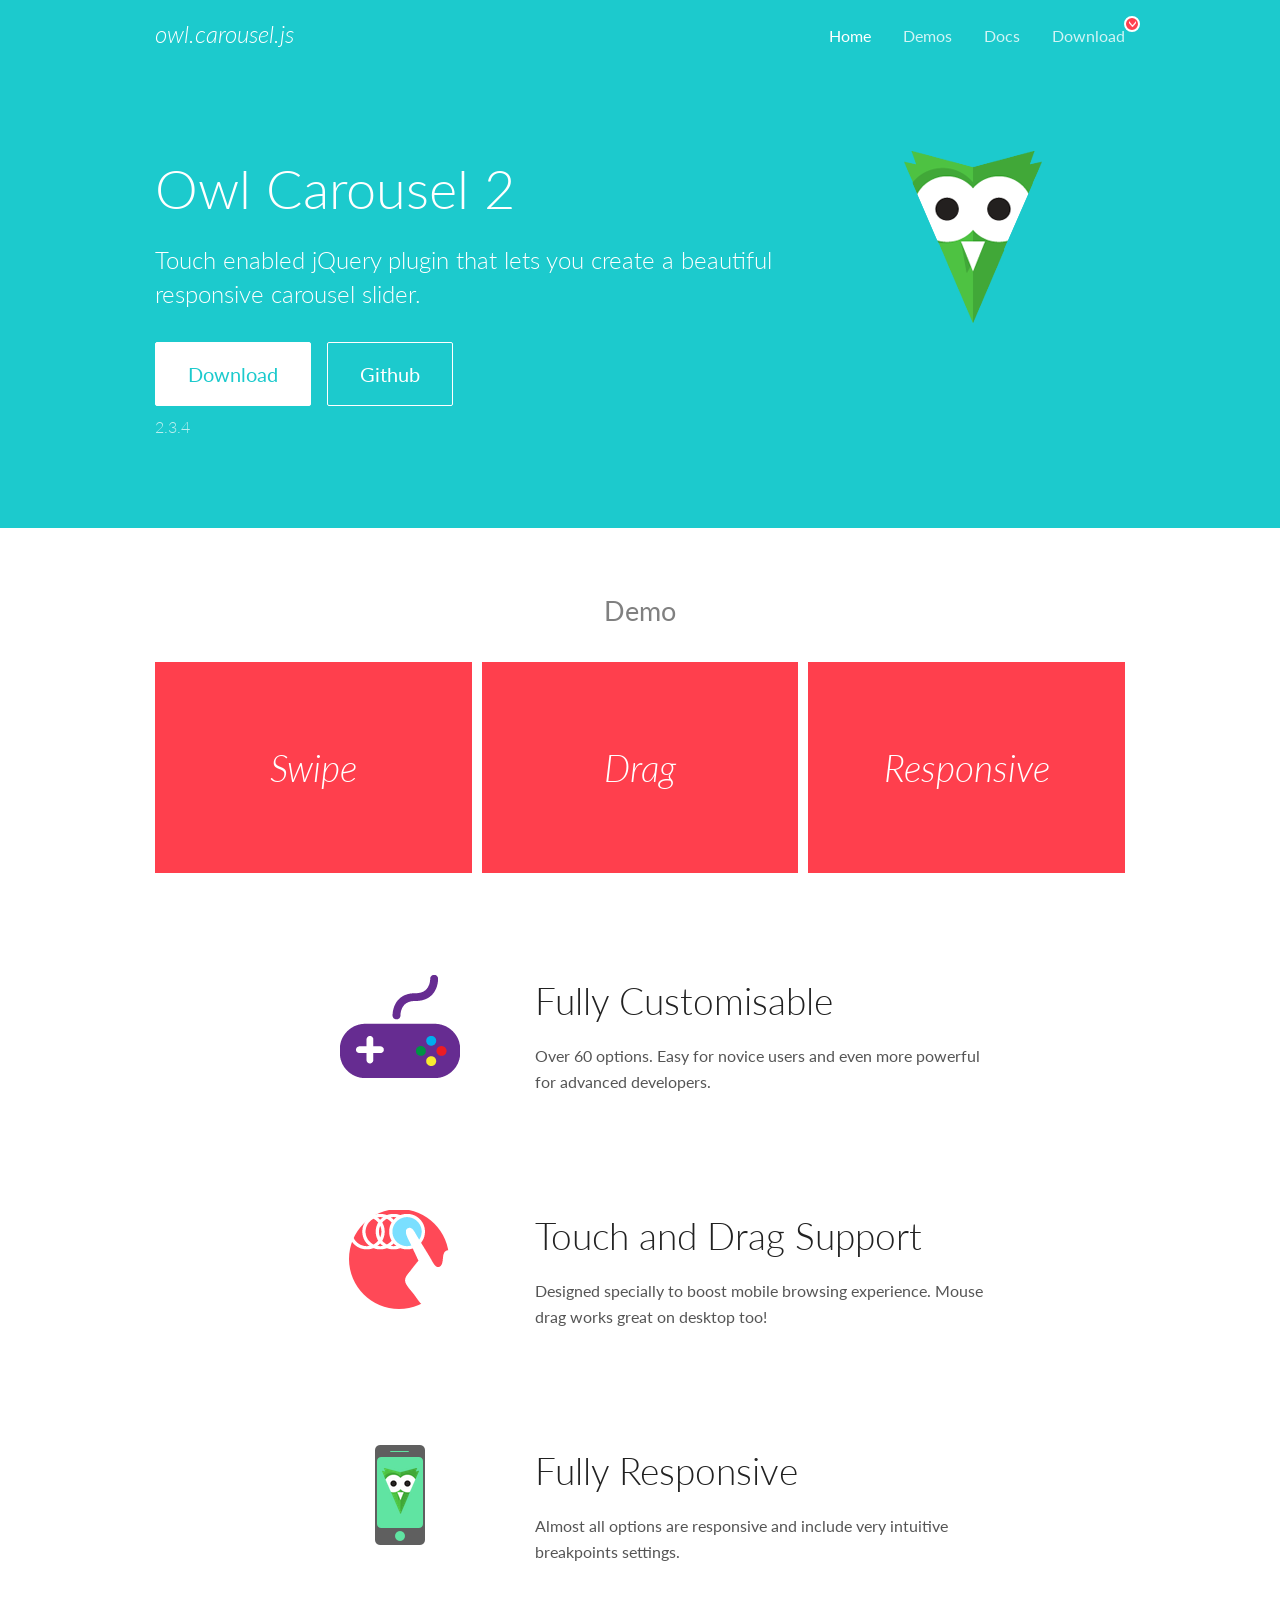
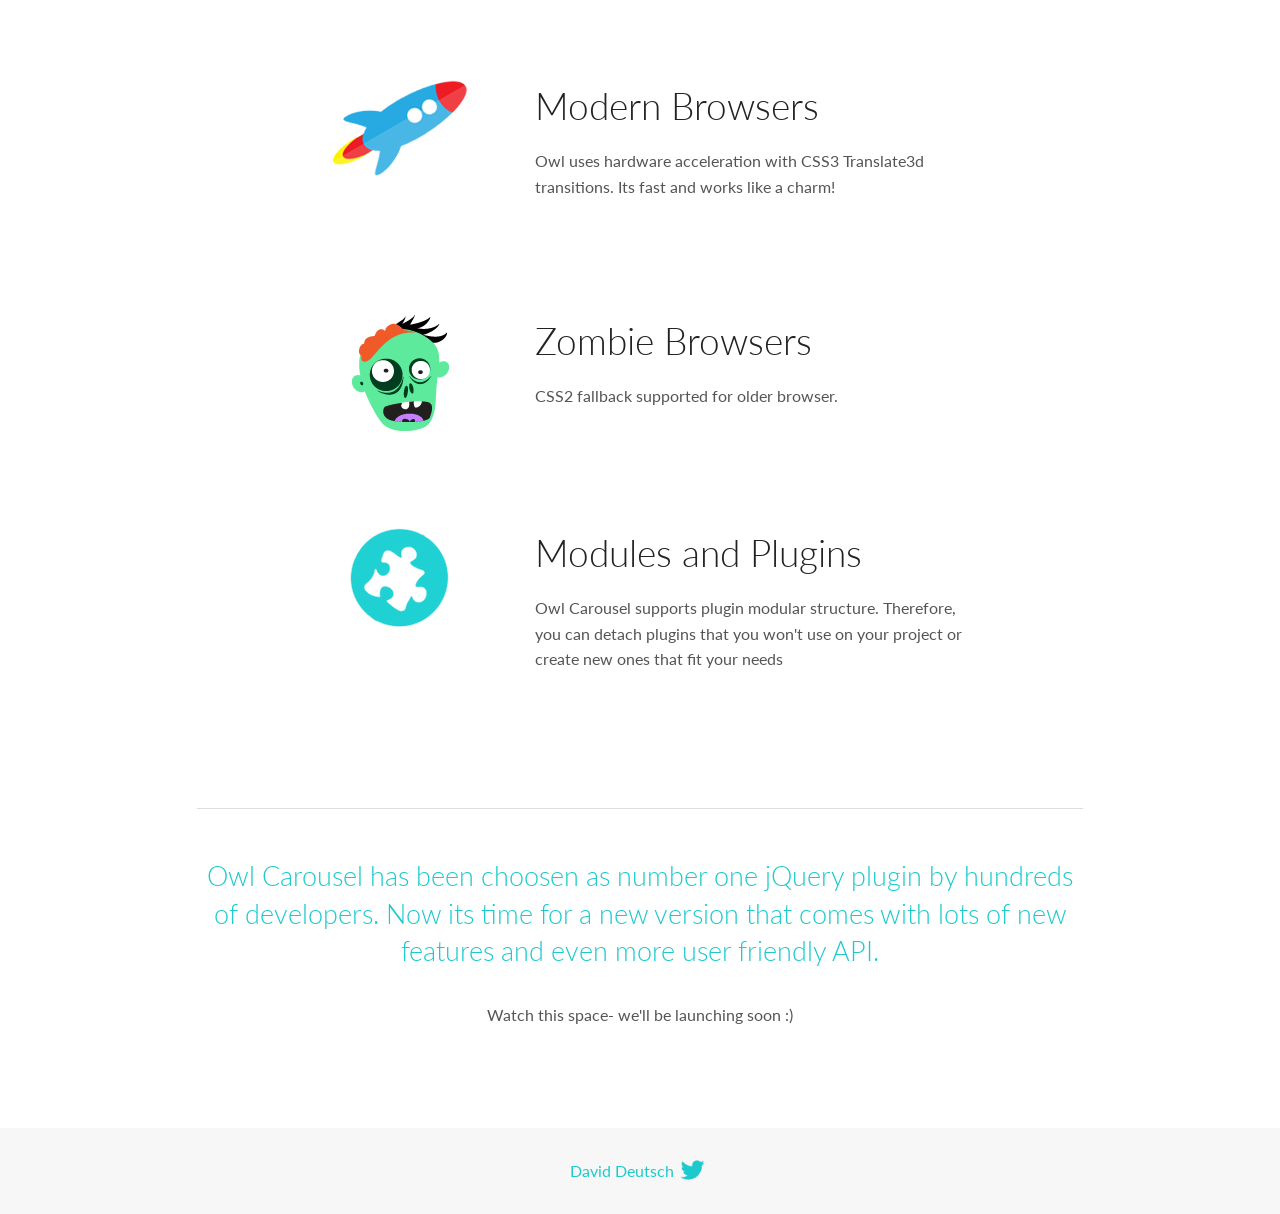
<file: assets/plugins/OwlCarousel/docs/index.html>
<!DOCTYPE html>
<html lang="en">
  <head>

    <!-- head -->
    <meta charset="utf-8">
    <meta name="msapplication-tap-highlight" content="no" />
    <meta name="viewport" content="width=device-width, initial-scale=1.0" />
    <meta name="description" content="Touch enabled jQuery plugin that lets you create beautiful responsive carousel slider.">
    <meta name="author" content="David Deutsch">
    <title>
      Home | Owl Carousel | 2.3.4
    </title>

    <!-- Stylesheets -->
    <link href='https://fonts.googleapis.com/css?family=Lato:300,400,700,400italic,300italic' rel='stylesheet' type='text/css'>
    <link rel="stylesheet" href="assets/css/docs.theme.min.css">

    <!-- Owl Stylesheets -->
    <link rel="stylesheet" href="assets/owlcarousel/assets/owl.carousel.min.css">
    <link rel="stylesheet" href="assets/owlcarousel/assets/owl.theme.default.min.css">

    <!-- HTML5 shim and Respond.js IE8 support of HTML5 elements and media queries -->

    <!--[if lt IE 9]>
      <script src="https://oss.maxcdn.com/libs/html5shiv/3.7.0/html5shiv.js"></script>
      <script src="https://oss.maxcdn.com/libs/respond.js/1.3.0/respond.min.js"></script>
    <![endif]-->

    <!-- Favicons -->
    <link rel="apple-touch-icon-precomposed" sizes="144x144" href="assets/ico/apple-touch-icon-144-precomposed.png">
    <link rel="shortcut icon" href="assets/ico/favicon.png">
    <link rel="shortcut icon" href="favicon.ico">

    <!-- Yeah i know js should not be in header. Its required for demos.-->

    <!-- javascript -->
    <script src="assets/vendors/jquery.min.js"></script>
    <script src="assets/owlcarousel/owl.carousel.js"></script>
  </head>
  <body>

    <!-- header -->
    <header class="header">
      <div class="row">
        <div class="large-12 columns">
          <div class="brand left">
            <h3>
              <a href="/OwlCarousel2/">owl.carousel.js</a> 
            </h3>
          </div>
          <a id="toggle-nav" class="right">
            <span></span> <span></span> <span></span> 
          </a> 
          <div class="nav-bar">
            <ul class="clearfix">
              <li class="active">
                <a href="/OwlCarousel2/index.html">Home</a> 
              </li>
              <li> <a href="/OwlCarousel2/demos/demos.html">Demos</a>  </li>
              <li> <a href="/OwlCarousel2/docs/started-welcome.html">Docs</a>  </li>
              <li>
                <a href="https://github.com/OwlCarousel2/OwlCarousel2/archive/2.3.4.zip">Download</a> 
                <span class="download"></span> 
              </li>
            </ul>
          </div>
        </div>
      </div>
    </header>

    <!-- home panel -->
    <section id="hero">
      <div class="row">
        <div class="large-8 medium-8 columns">
          <h1>Owl Carousel 2</h1>
          <h4>Touch enabled jQuery plugin that lets you create a beautiful responsive carousel slider.</h4>
          <a href="https://github.com/OwlCarousel2/OwlCarousel2/archive/2.3.4.zip" class="hero-button">Download</a> 
          <a href="https://github.com/OwlCarousel2/OwlCarousel2" class="hero-button outline">Github</a> 
          <p>2.3.4</p>
        </div>
        <div class="large-4 medium-4 columns">
          <img class="owl-logo" src="assets/img/owl-logo.png" alt="mr. Owl">
        </div>
      </div>
    </section>

    <!-- body -->
    <div class="home-demo">
      <div class="row">
        <div class="large-12 columns">
          <h3>Demo</h3>
          <div class="owl-carousel">
            <div class="item">
              <h2>Swipe</h2>
            </div>
            <div class="item">
              <h2>Drag</h2>
            </div>
            <div class="item">
              <h2>Responsive</h2>
            </div>
            <div class="item">
              <h2>CSS3</h2>
            </div>
            <div class="item">
              <h2>Fast</h2>
            </div>
            <div class="item">
              <h2>Easy</h2>
            </div>
            <div class="item">
              <h2>Free</h2>
            </div>
            <div class="item">
              <h2>Upgradable</h2>
            </div>
            <div class="item">
              <h2>Tons of options</h2>
            </div>
            <div class="item">
              <h2>Infinity</h2>
            </div>
            <div class="item">
              <h2>Auto Width</h2>
            </div>
          </div>
        </div>
      </div>
    </div>
    <script>
      var owl = $('.owl-carousel');
      owl.owlCarousel({
        margin: 10,
        loop: true,
        responsive: {
          0: {
            items: 1
          },
          600: {
            items: 2
          },
          1000: {
            items: 3
          }
        }
      })
    </script>

    <!-- features -->
    <div id="features">
      <div class="row">
        <div class="small-12 medium-9 small-centered columns">
          <section class="row feature">
            <div class="medium-4 small-12 columns">
              <img src="assets/img/feature-options.png" alt="">
            </div>
            <div class="medium-8 small-12 columns">
              <h2>Fully Customisable</h2>
              <p>Over 60 options. Easy for novice users and even more powerful for advanced developers.</p>
            </div>
          </section>
          <section class="row feature">
            <div class="medium-4 small-12 columns">
              <img src="assets/img/feature-drag.png" alt="">
            </div>
            <div class="medium-8 small-12 columns">
              <h2>Touch and Drag Support</h2>
              <p>Designed specially to boost mobile browsing experience. Mouse drag works great on desktop too!</p>
            </div>
          </section>
          <section class="row feature">
            <div class="medium-4 small-12 columns">
              <img src="assets/img/feature-responsive.png" alt="">
            </div>
            <div class="medium-8 small-12 columns">
              <h2>Fully Responsive</h2>
              <p>Almost all options are responsive and include very intuitive breakpoints settings.</p>
            </div>
          </section>
          <section class="row feature">
            <div class="medium-4 small-12 columns">
              <img src="assets/img/feature-modern.png" alt="">
            </div>
            <div class="medium-8 small-12 columns">
              <h2>Modern Browsers</h2>
              <p>Owl uses hardware acceleration with CSS3 Translate3d transitions. Its fast and works like a charm! </p>
            </div>
          </section>
          <section class="row feature">
            <div class="medium-4 small-12 columns">
              <img src="assets/img/feature-zombie.png" alt="">
            </div>
            <div class="medium-8 small-12 columns">
              <h2>Zombie Browsers</h2>
              <p>CSS2 fallback supported for older browser.</p>
            </div>
          </section>
          <section class="row feature">
            <div class="medium-4 small-12 columns">
              <img src="assets/img/feature-module.png" alt="">
            </div>
            <div class="medium-8 small-12 columns">
              <h2>Modules and Plugins</h2>
              <p>Owl Carousel supports plugin modular structure. Therefore, you can detach plugins that you won&#x27;t use on your project or create new ones that fit your needs</p>
            </div>
          </section>
        </div>
      </div>
    </div>

    <!-- footer -->
    <section id="teaser-text">
      <div class="row">
        <div class="small-12 medium-11 small-centered columns">
          <hr>
          <h3 id="owl-carousel-has-been-choosen-as-number-one-jquery-plugin-by-hundreds-of-developers-now-its-time-for-a-new-version-that-comes-with-lots-of-new-features-and-even-more-user-friendly-api-">Owl Carousel has been choosen as number one jQuery plugin by hundreds of developers. Now its time for a new version that comes with lots of new features and even more user friendly API.</h3>
          <p>Watch this space- we&#39;ll be launching soon :)</p>
        </div>
      </div>
    </section>

    <!-- footer -->
    <footer class="footer">
      <div class="row">
        <div class="large-12 columns">
          <h5>
            <a href="/OwlCarousel2/docs/support-contact.html">David Deutsch</a> 
            <a id="custom-tweet-button" href="https://twitter.com/share?url=https://github.com/OwlCarousel2/OwlCarousel2&text=Owl Carousel - This is so awesome! " target="_blank"></a> 
          </h5>
        </div>
      </div>
    </footer>

    <!-- vendors -->
    <script src="assets/vendors/highlight.js"></script>
    <script src="assets/js/app.js"></script>
  </body>
</html>
</file>
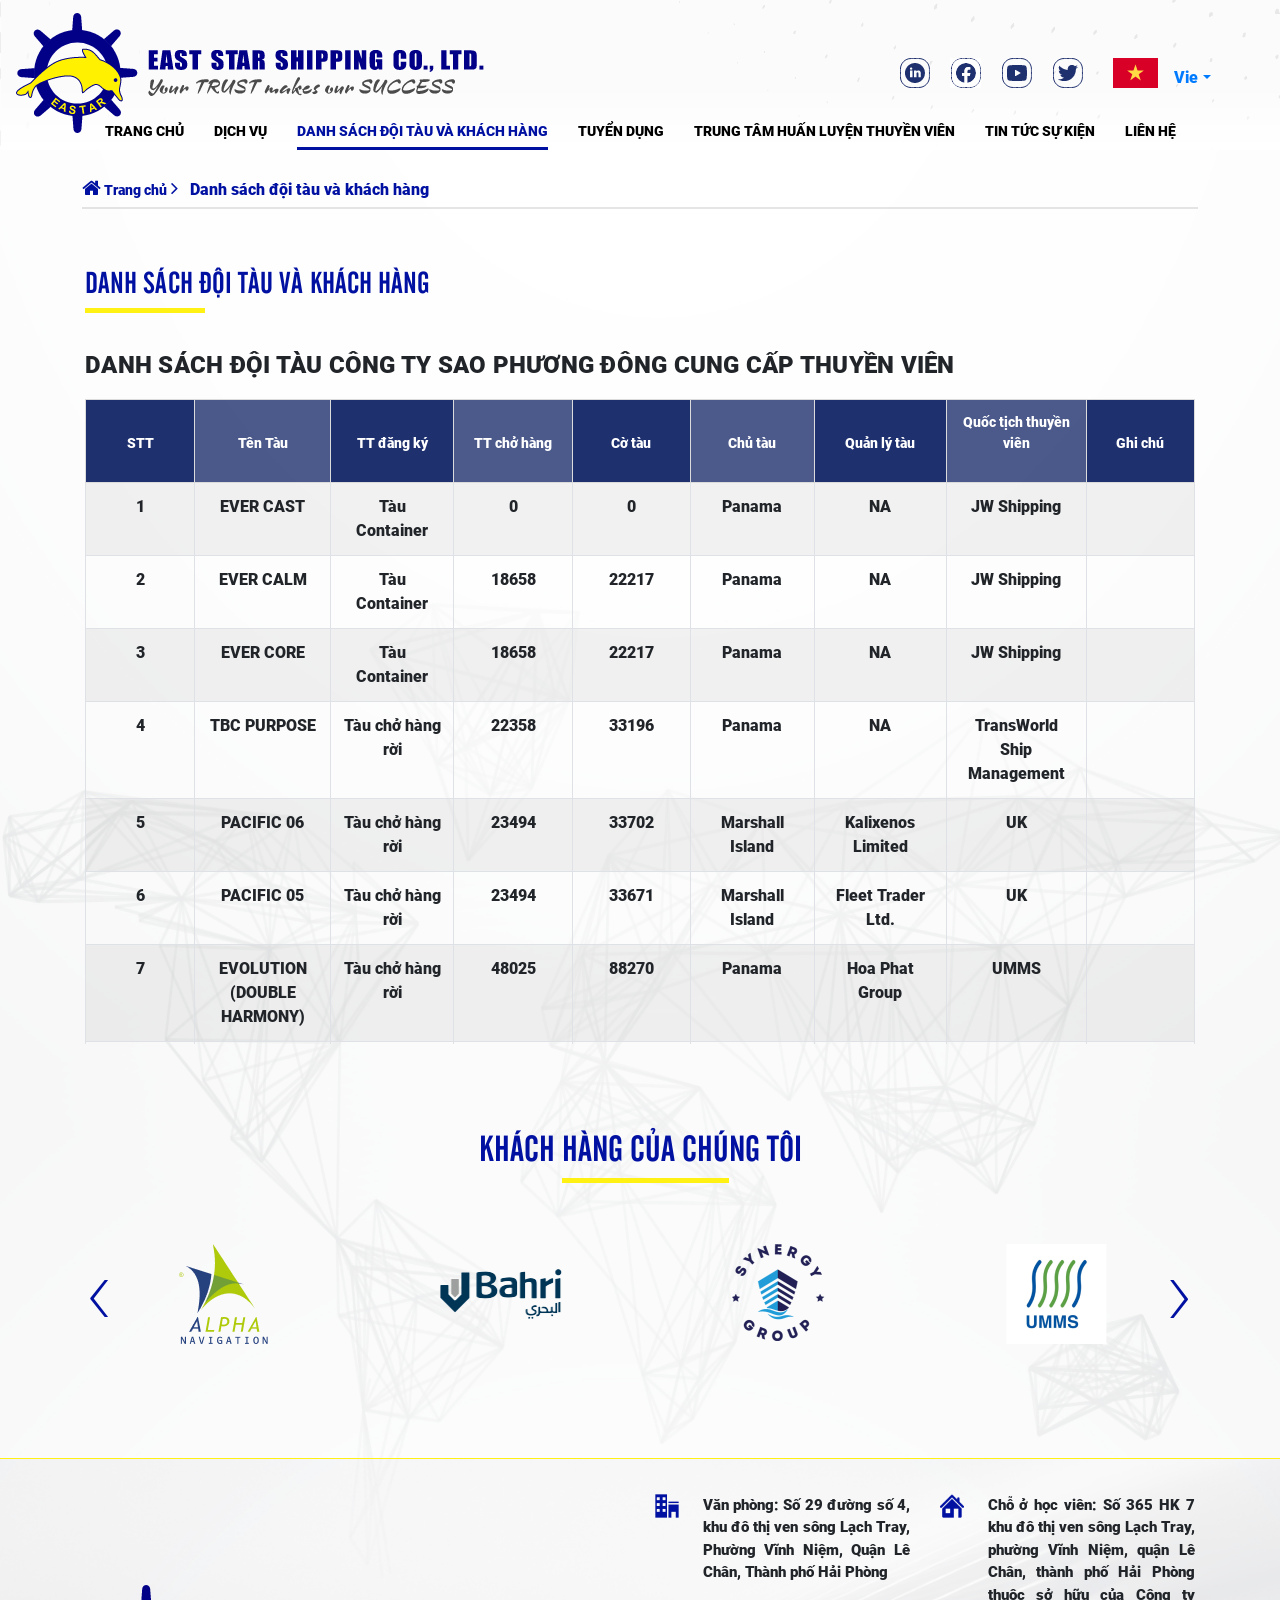
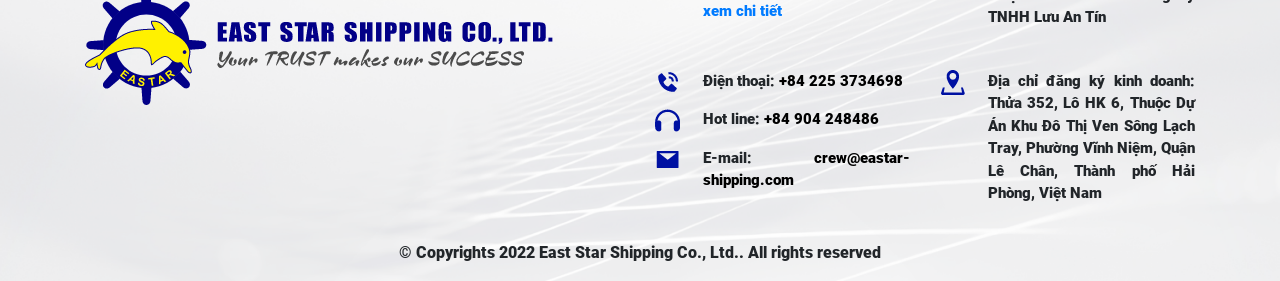
<file: client.html>
<!DOCTYPE html>
<html lang="en">

<head>
    <meta charset="UTF-8">
    <meta http-equiv="X-UA-Compatible" content="IE=edge">
    <meta name="viewport" content="width=device-width, initial-scale=1.0">
    <title>Khách Hàng</title>

    <link rel="stylesheet" href="https://cdn.jsdelivr.net/npm/bootstrap@4.6.2/dist/css/bootstrap.min.css">
    <link rel='stylesheet' href="assets/plugins/wow/css/libs/animate.css">
    <link rel="stylesheet" href="assets/plugins/font-awesome-4.7.0/css/font-awesome.min.css ">
    <link rel="stylesheet" href="assets/plugins/OwlCarousel/dist/assets/owl.carousel.min.css ">
    <link rel="stylesheet" href="assets/plugins/OwlCarousel/dist/assets/owl.theme.default.min.css">
    <link rel="stylesheet" href="assets/css/client.css ">


</head>

<body>
    <!-- Begin header -->
    <header class="header">
        <nav id="nav" class="navbar navbar-expand-xl  navbar-light header--navbar">
            <div class="top--header">
                <div class="top--header__left">
                    <a class="navbar-brand" href="index.html">
                        <img class="header--logo" src="assets/images/logo_header_new-svg.png" alt="">
                    </a>
                </div>
                <div class="top--header__right">
                    <button type="button" class="navbar-toggler" data-toggle="collapse" data-target="#navPrimary"
                        aria-expanded="false">
                        <span class="navbar-toggler-icon"></span>
                    </button>
                    <ul class="top--header__social d-none d-xl-flex">
                        <li><a class="" href="#"><img class="" src="/assets/images/LinkedIn-svg.png" alt=""></a></li>
                        <li><a class="" href="#"><img class="fb-icon" src="/assets/images/Facebook-icon-svg.png"
                                    alt=""></a>
                        </li>
                        <li><a class="" href="#"><img class="" src="/assets/images/Youtube-svg.png" alt=""></a></li>
                        <li><a class="" href="#"><img class="twitter-icon" src="/assets/images/Twitter-svg.png"
                                    alt=""></a>
                        </li>
                    </ul>
                    <div class="dropdown d-none d-xl-flex top--header__flag">
                        <img alt="" src="assets/images/flag_vn-svg.png" />
                        <a class="nav-link dropdown-toggle" href="#" id="navbarDropdownMenuLang" data-toggle="dropdown"
                            aria-haspopup="true" aria-expanded="false">Vie</a>
                        <div class="dropdown-menu" aria-labelledby="navbarDropdownMenuLang">
                            <a class="dropdown-item" href="index.html"> Vie</a>
                            <a class="dropdown-item" href="en.html">Eng</a>
                        </div>
                    </div>
                </div>
            </div>

            <div class="navbar-collapse collapse main--menu" id="navPrimary">
                <div class="d-none d-xl-none d-md-block d-sm-block">
                    <div class="dropdown d-flex top--header__flag float-right">
                        <img alt="" src="assets/images/flag_vn-svg.png" />
                        <a class="nav-link dropdown-toggle" href="#" id="navbarDropdownMenuLang" data-toggle="dropdown"
                            aria-haspopup="true" aria-expanded="false">Vie</a>
                        <div class="dropdown-menu" aria-labelledby="navbarDropdownMenuLang">
                            <a class="dropdown-item" href="index.html"> Vie</a>
                            <a class="dropdown-item" href="#">Eng</a>
                        </div>
                    </div>
                </div>
                <div class="clearfix"></div>
                <ul class="nav navbar-nav">
                    <li class="nav-item"><a class="nav-link " href="index.html">Trang
                            chủ</a></li>
                    <li class="nav-item"><a class="nav-link " href="service.html">Dịch vụ</a></li>
                    <li class="nav-item"><a class="nav-link active" href="client.html">Danh sách đội
                            tàu và khách hàng</a></li>
                    <li class="nav-item"><a class="nav-link " href="recruitment.html">Tuyển dụng</a>
                    </li>
                    <li class="nav-item"><a class="nav-link " href="training.html">Trung tâm
                            huấn luyện thuyền viên</a></li>
                    <li class="nav-item"><a class="nav-link " href="news.html">Tin tức sự
                            kiện</a></li>
                    <li class="nav-item"><a class="nav-link " href="contact.html">Liên Hệ</a></li>
                </ul>
            </div>
        </nav>
    </header>
    <!-- End header -->
    <section class="expand">
        <div class="container">
            <div class="nav--expand">
                <a aria-current="page" class="nav--expand__home active" href="index.html"><i
                        class="fa fa-home"></i><span class="nav--expand__home__title"> Trang chủ</span></a>
                <span class="icon"><i class="fa fa-angle-right"></i></span>
                <span class="nav--expand__title">Danh sách đội tàu và khách hàng</span>
            </div>
            <hr>
        </div>
    </section>
    <!-- Begin fleet -->
    <section class="fleet">
        <div class="container">
            <div class="fleet--header">
                <h1 class="fleet--header__title">Danh sách đội tàu và khách hàng</h1>
                <h3 class="fleet--table__title">Danh sách đội tàu công ty sao phương đông cung cấp thuyền viên</h3>
            </div>
            <div class="fleet--table table-responsive"
                style="position: relative; box-shadow: none; overflow: auto scroll; height: 645px;">
                <div class="">
                    <table class="table table-striped table-bordered"
                        style="table-layout: auto; overflow-x: auto; position: relative; text-align: center;">
                        <thead>
                            <tr>
                                <th
                                    style="color: rgb(255, 255, 255); font-weight: 700; font-size: 14px; background-color: rgb(31, 48, 110); border: 1px solid rgb(219, 219, 219); box-sizing: border-box; width: calc(136.333px);">
                                    <p>STT</p>
                                </th>
                                <th
                                    style="color: rgb(255, 255, 255); font-weight: 700; font-size: 14px; background-color: rgba(31, 48, 110, 0.8); border: 1px solid rgb(219, 219, 219); box-sizing: border-box; width: calc(136.333px);">
                                    <p>Tên Tàu</p>
                                </th>
                                <th
                                    style="color: rgb(255, 255, 255); font-weight: 700; font-size: 14px; background-color: rgb(31, 48, 110); border: 1px solid rgb(219, 219, 219); box-sizing: border-box; width: calc(136.333px);">
                                    <p>TT đăng ký</p>
                                </th>
                                <th
                                    style="color: rgb(255, 255, 255); font-weight: 700; font-size: 14px; background-color: rgba(31, 48, 110, 0.8); border: 1px solid rgb(219, 219, 219); box-sizing: border-box; width: calc(136.333px);">
                                    <p>TT chở hàng</p>
                                </th>
                                <th
                                    style="color: rgb(255, 255, 255); font-weight: 700; font-size: 14px; background-color: rgb(31, 48, 110); border: 1px solid rgb(219, 219, 219); box-sizing: border-box; width: calc(136.333px);">
                                    <p>Cờ tàu</p>
                                </th>
                                <th
                                    style="color: rgb(255, 255, 255); font-weight: 700; font-size: 14px; background-color: rgba(31, 48, 110, 0.8); border: 1px solid rgb(219, 219, 219); box-sizing: border-box; width: calc(136.333px);">
                                    <p>Chủ tàu</p>
                                </th>
                                <th
                                    style="color: rgb(255, 255, 255); font-weight: 700; font-size: 14px; background-color: rgb(31, 48, 110); border: 1px solid rgb(219, 219, 219); box-sizing: border-box; width: calc(136.333px);">
                                    <p>Quản lý tàu</p>
                                </th>
                                <th
                                    style="color: rgb(255, 255, 255); font-weight: 700; font-size: 14px; background-color: rgba(31, 48, 110, 0.8); border: 1px solid rgb(219, 219, 219); box-sizing: border-box; width: calc(136.333px);">
                                    <p>Quốc tịch thuyền viên</p>
                                </th>
                                <th
                                    style="color: rgb(255, 255, 255); font-weight: 700; font-size: 14px; background-color: rgb(31, 48, 110); border: 1px solid rgb(219, 219, 219); box-sizing: border-box; width: calc(136.333px);">
                                    <p>Ghi chú</p>
                                </th>
                            </tr>
                        </thead>
                        <tbody>
                            <tr>
                                <td>
                                    1</td>
                                <td>
                                    EVER CAST</td>
                                <td>
                                    Tàu Container</td>
                                <td>
                                    0</td>
                                <td>
                                    0</td>
                                <td>
                                    Panama</td>
                                <td>
                                    NA</td>
                                <td>
                                    JW Shipping</td>
                                <td>
                                </td>
                            </tr>
                            <tr>
                                <td>
                                    2</td>
                                <td>
                                    EVER CALM</td>
                                <td>
                                    Tàu Container</td>
                                <td>
                                    18658</td>
                                <td>
                                    22217</td>
                                <td>
                                    Panama</td>
                                <td>
                                    NA</td>
                                <td>
                                    JW Shipping</td>
                                <td>
                                </td>
                            </tr>
                            <tr>
                                <td>
                                    3</td>
                                <td>
                                    EVER CORE</td>
                                <td>
                                    Tàu Container</td>
                                <td>
                                    18658</td>
                                <td>
                                    22217</td>
                                <td>
                                    Panama</td>
                                <td>
                                    NA</td>
                                <td>
                                    JW Shipping</td>
                                <td>
                                </td>
                            </tr>
                            <tr>
                                <td>
                                    4</td>
                                <td>
                                    TBC PURPOSE</td>
                                <td>
                                    Tàu chở hàng rời</td>
                                <td>
                                    22358</td>
                                <td>
                                    33196</td>
                                <td>
                                    Panama</td>
                                <td>
                                    NA</td>
                                <td>
                                    TransWorld Ship Management</td>
                                <td>
                                </td>
                            </tr>
                            <tr>
                                <td>
                                    5</td>
                                <td>
                                    PACIFIC 06</td>
                                <td>
                                    Tàu chở hàng rời</td>
                                <td>
                                    23494</td>
                                <td>
                                    33702</td>
                                <td>
                                    Marshall Island</td>
                                <td>
                                    Kalixenos Limited</td>
                                <td>
                                    UK</td>
                                <td>
                                </td>
                            </tr>
                            <tr>
                                <td>
                                    6</td>
                                <td>
                                    PACIFIC 05</td>
                                <td>
                                    Tàu chở hàng rời</td>
                                <td>
                                    23494</td>
                                <td>
                                    33671</td>
                                <td>
                                    Marshall Island</td>
                                <td>
                                    Fleet Trader Ltd.</td>
                                <td>
                                    UK</td>
                                <td>
                                </td>
                            </tr>
                            <tr>
                                <td>
                                    7</td>
                                <td>
                                    EVOLUTION (DOUBLE HARMONY)</td>
                                <td>
                                    Tàu chở hàng rời</td>
                                <td>
                                    48025</td>
                                <td>
                                    88270</td>
                                <td>
                                    Panama</td>
                                <td>
                                    Hoa Phat Group</td>
                                <td>
                                    UMMS</td>
                                <td>
                                </td>
                            </tr>
                            <tr>
                                <td>
                                    8</td>
                                <td>
                                    THE HARMONY (CETUS OCEAN)</td>
                                <td>
                                    Tàu chở hàng rời</td>
                                <td>
                                    43656</td>
                                <td>
                                    82986</td>
                                <td>
                                    Panama</td>
                                <td>
                                    Hoa Phat Group</td>
                                <td>
                                    UMMS</td>
                                <td>
                                </td>
                            </tr>
                            <tr>
                                <td>
                                    9</td>
                                <td>
                                    HESSAH</td>
                                <td>
                                    Tàu chở hàng rời</td>
                                <td>
                                    43735</td>
                                <td>
                                    80792</td>
                                <td>
                                    Liberia</td>
                                <td>
                                    Mideast Ship Management Ltd.</td>
                                <td>
                                    Mideast Ship Management Ltd.</td>
                                <td>
                                </td>
                            </tr>
                            <tr>
                                <td>
                                    10</td>
                                <td>
                                    ALJAZI</td>
                                <td>
                                    Tàu chở hàng rời</td>
                                <td>
                                    43735</td>
                                <td>
                                    80792</td>
                                <td>
                                    Liberia</td>
                                <td>
                                    Mideast Ship Management Ltd.</td>
                                <td>
                                    Mideast Ship Management Ltd.</td>
                                <td>
                                </td>
                            </tr>
                            <tr>
                                <td>
                                    11</td>
                                <td>
                                    ALANOOD</td>
                                <td>
                                    Tàu chở hàng rời</td>
                                <td>
                                    43735</td>
                                <td>
                                    80792</td>
                                <td>
                                    Liberia</td>
                                <td>
                                    Mideast Ship Management Ltd.</td>
                                <td>
                                    Mideast Ship Management Ltd.</td>
                                <td>
                                </td>
                            </tr>
                            <tr>
                                <td>
                                    12</td>
                                <td>
                                    SARA</td>
                                <td>
                                    Tàu chở hàng rời</td>
                                <td>
                                    43735</td>
                                <td>
                                    80792</td>
                                <td>
                                    Liberia</td>
                                <td>
                                    Mideast Ship Management Ltd.</td>
                                <td>
                                    Mideast Ship Management Ltd.</td>
                                <td>
                                </td>
                            </tr>
                            <tr>
                                <td>
                                    13</td>
                                <td>
                                    LAMPARD</td>
                                <td>
                                    Tàu chở hàng rời</td>
                                <td>
                                    36449</td>
                                <td>
                                    63570</td>
                                <td>
                                    Singapore</td>
                                <td>
                                    Stamford Shipping</td>
                                <td>
                                    Synergy Maritime Group</td>
                                <td>
                                </td>
                            </tr>
                            <tr>
                                <td>
                                    14</td>
                                <td>
                                    VIALI</td>
                                <td>
                                    Tàu chở hàng rời</td>
                                <td>
                                    36449</td>
                                <td>
                                    63493</td>
                                <td>
                                    Singapore</td>
                                <td>
                                    Stamford Shipping</td>
                                <td>
                                    Synergy Maritime Group</td>
                                <td>
                                </td>
                            </tr>
                            <tr>
                                <td>
                                    15</td>
                                <td>
                                    ZOLA</td>
                                <td>
                                    Tàu chở hàng rời</td>
                                <td>
                                    36353</td>
                                <td>
                                    63667</td>
                                <td>
                                    Singapore</td>
                                <td>
                                    Stamford Shipping</td>
                                <td>
                                    Synergy Maritime Group</td>
                                <td>
                                </td>
                            </tr>
                            <tr>
                                <td>
                                    16</td>
                                <td>
                                    BETTY K II</td>
                                <td>
                                    Tàu chở hàng bách hóa</td>
                                <td>
                                    2546</td>
                                <td>
                                    3482</td>
                                <td>
                                    Panama</td>
                                <td>
                                    MMS</td>
                                <td>
                                    Alpha Navigation</td>
                                <td>
                                </td>
                            </tr>
                            <tr>
                                <td>
                                    17</td>
                                <td>
                                    BETTY K I</td>
                                <td>
                                    Tàu chở hàng bách hóa</td>
                                <td>
                                    2546</td>
                                <td>
                                    3482</td>
                                <td>
                                    Panama</td>
                                <td>
                                    MMS</td>
                                <td>
                                    Alpha Navigation</td>
                                <td>
                                </td>
                            </tr>
                            <tr>
                                <td>
                                    18</td>
                                <td>
                                    BULK TITAN</td>
                                <td>
                                    Tàu chở hàng rời</td>
                                <td>
                                    32354</td>
                                <td>
                                    58090</td>
                                <td>
                                    Panama</td>
                                <td>
                                    Daiichi Kisen Co., Ltd.</td>
                                <td>
                                    Alfa Ship Manager Co., Pte.</td>
                                <td>
                                </td>
                            </tr>
                            <tr>
                                <td>
                                    19</td>
                                <td>
                                    BELAWAN</td>
                                <td>
                                    Tàu Container</td>
                                <td>
                                    2054</td>
                                <td>
                                    21973</td>
                                <td>
                                    Hong Kong</td>
                                <td>
                                    Daiichi Kisen Co., Ltd.</td>
                                <td>
                                    Alfa Ship Manager Co., Pte.</td>
                                <td>
                                </td>
                            </tr>
                            <tr>
                                <td>
                                    20</td>
                                <td>
                                    HERMINE OLDENDORFF</td>
                                <td>
                                    Tàu chở hàng rời</td>
                                <td>
                                    107684</td>
                                <td>
                                    209330</td>
                                <td>
                                    Portugal</td>
                                <td>
                                    Oldendoroff </td>
                                <td>
                                    Zeaborn Shipanagement</td>
                                <td>
                                </td>
                            </tr>
                            <tr>
                                <td>
                                    21</td>
                                <td>
                                    HANS OLDENDORFF</td>
                                <td>
                                    Tàu chở hàng rời</td>
                                <td>
                                    107684</td>
                                <td>
                                    209200</td>
                                <td>
                                    Portugal</td>
                                <td>
                                    Oldendoroff </td>
                                <td>
                                    Zeaborn Shipanagement</td>
                                <td>
                                </td>
                            </tr>
                            <tr>
                                <td>
                                    22</td>
                                <td>
                                    E.R. CANADA</td>
                                <td>
                                    Tàu Container</td>
                                <td>
                                    6008</td>
                                <td>
                                    68025</td>
                                <td>
                                    Liberia</td>
                                <td>
                                    E.R. Schiffahrt</td>
                                <td>
                                    Zeaborn Shipanagement</td>
                                <td>
                                </td>
                            </tr>
                            <tr>
                                <td>
                                    23</td>
                                <td>
                                    E.R. BERLIN</td>
                                <td>
                                    Tàu Container</td>
                                <td>
                                    6008</td>
                                <td>
                                    45600</td>
                                <td>
                                    Liberia</td>
                                <td>
                                    E.R. Schiffahrt</td>
                                <td>
                                    Zeaborn Shipanagement</td>
                                <td>
                                </td>
                            </tr>
                            <tr>
                                <td>
                                    24</td>
                                <td>
                                    E.R. TIANPING</td>
                                <td>
                                    Tàu Container</td>
                                <td>
                                    8533</td>
                                <td>
                                    101491</td>
                                <td>
                                    Portugal</td>
                                <td>
                                    E.R. Schiffahrt</td>
                                <td>
                                    Zeaborn Shipanagement</td>
                                <td>
                                </td>
                            </tr>
                            <tr>
                                <td>
                                    25</td>
                                <td>
                                    E.R. KOBE</td>
                                <td>
                                    Tàu Container</td>
                                <td>
                                    5992</td>
                                <td>
                                    68196</td>
                                <td>
                                    Liberia</td>
                                <td>
                                    E.R. Schiffahrt</td>
                                <td>
                                    Zeaborn Shipanagement</td>
                                <td>
                                </td>
                            </tr>
                            <tr>
                                <td>
                                    26</td>
                                <td>
                                    E.R. LONDON</td>
                                <td>
                                    Tàu Container</td>
                                <td>
                                    6008</td>
                                <td>
                                    45600</td>
                                <td>
                                    Liberia</td>
                                <td>
                                    E.R. Schiffahrt</td>
                                <td>
                                    Zeaborn Shipanagement</td>
                                <td>
                                </td>
                            </tr>
                            <tr>
                                <td>
                                    27</td>
                                <td>
                                    E.R. SEOUL</td>
                                <td>
                                    Tàu Container</td>
                                <td>
                                    6008</td>
                                <td>
                                    50202</td>
                                <td>
                                    Liberia</td>
                                <td>
                                    E.R. Schiffahrt</td>
                                <td>
                                    Zeaborn Shipanagement</td>
                                <td>
                                </td>
                            </tr>
                            <tr>
                                <td>
                                    28</td>
                                <td>
                                    MAERSK KWANGYANG</td>
                                <td>
                                    Tàu Container</td>
                                <td>
                                    2800</td>
                                <td>
                                    0</td>
                                <td>
                                    Liberia</td>
                                <td>
                                    Kambara Kisen Co., Ltd.</td>
                                <td>
                                    UMMS</td>
                                <td>
                                </td>
                            </tr>
                            <tr>
                                <td>
                                    29</td>
                                <td>
                                    MAERSK HAIPHONG</td>
                                <td>
                                    Tàu Container</td>
                                <td>
                                    2800</td>
                                <td>
                                    0</td>
                                <td>
                                    Liberia</td>
                                <td>
                                    Kambara Kisen Co., Ltd.</td>
                                <td>
                                    UMMS</td>
                                <td>
                                </td>
                            </tr>
                            <tr>
                                <td>
                                    30</td>
                                <td>
                                    &quot;ORIENTAL ARROW&quot;</td>
                                <td>
                                    Tàu Container</td>
                                <td>
                                    1027</td>
                                <td>
                                    12268</td>
                                <td>
                                    Panama</td>
                                <td>
                                    Kambara Kisen Co., Ltd.</td>
                                <td>
                                    UMMS</td>
                                <td>
                                </td>
                            </tr>
                            <tr>
                                <td>
                                    31</td>
                                <td>
                                    PRISCILLA</td>
                                <td>
                                    Tàu chở hàng rời</td>
                                <td>
                                    43829</td>
                                <td>
                                    82543</td>
                                <td>
                                    Liberia</td>
                                <td>
                                    Kambara Kisen Co., Ltd.</td>
                                <td>
                                    UMMS</td>
                                <td>
                                </td>
                            </tr>
                            <tr>
                                <td>
                                    32</td>
                                <td>
                                    FORTUNE SYMPHONY</td>
                                <td>
                                    Tàu chở hàng rời</td>
                                <td>
                                    43400</td>
                                <td>
                                    81600</td>
                                <td>
                                    Isle of Man</td>
                                <td>
                                    Kambara Kisen Co., Ltd.</td>
                                <td>
                                    UMMS</td>
                                <td>
                                </td>
                            </tr>
                            <tr>
                                <td>
                                    33</td>
                                <td>
                                    FUJISUKA</td>
                                <td>
                                    Tàu chở hàng rời</td>
                                <td>
                                    27470</td>
                                <td>
                                    45429</td>
                                <td>
                                    Marshall Island</td>
                                <td>
                                    Kambara Kisen Co., Ltd.</td>
                                <td>
                                    UMMS</td>
                                <td>
                                </td>
                            </tr>
                            <tr>
                                <td>
                                    34</td>
                                <td>
                                    OCEAN ADVENTURE</td>
                                <td>
                                    Tàu chở hàng rời</td>
                                <td>
                                    43400</td>
                                <td>
                                    81600</td>
                                <td>
                                    Panama</td>
                                <td>
                                    Kambara Kisen Co., Ltd.</td>
                                <td>
                                    UMMS</td>
                                <td>
                                </td>
                            </tr>
                            <tr>
                                <td>
                                    35</td>
                                <td>
                                    SARAH</td>
                                <td>
                                    Tàu chở hàng rời</td>
                                <td>
                                    30046</td>
                                <td>
                                    52415</td>
                                <td>
                                    Isle of Man</td>
                                <td>
                                    Kambara Kisen Co., Ltd.</td>
                                <td>
                                    UMMS</td>
                                <td>
                                </td>
                            </tr>
                            <tr>
                                <td>
                                    36</td>
                                <td>
                                    FUKUYAMA STAR</td>
                                <td>
                                    Tàu chở hàng rời</td>
                                <td>
                                    35607</td>
                                <td>
                                    64012</td>
                                <td>
                                    United Kingdom</td>
                                <td>
                                    Kambara Kisen Co., Ltd.</td>
                                <td>
                                    UMMS</td>
                                <td>
                                </td>
                            </tr>
                            <tr>
                                <td>
                                    37</td>
                                <td>
                                    TENWA MARU</td>
                                <td>
                                    Tàu chở hàng rời</td>
                                <td>
                                    32431</td>
                                <td>
                                    57763</td>
                                <td>
                                    Marshall Island</td>
                                <td>
                                    Kambara Kisen Co., Ltd.</td>
                                <td>
                                    UMMS</td>
                                <td>
                                </td>
                            </tr>
                            <tr>
                                <td>
                                    38</td>
                                <td>
                                    ULTRA JAGUAR</td>
                                <td>
                                    Tàu chở hàng rời</td>
                                <td>
                                    43400</td>
                                <td>
                                    81580</td>
                                <td>
                                    Panama</td>
                                <td>
                                    Kambara Kisen Co., Ltd.</td>
                                <td>
                                    UMMS</td>
                                <td>
                                </td>
                            </tr>
                            <tr>
                                <td>
                                    39</td>
                                <td>
                                    ULTRA COUGAR</td>
                                <td>
                                    Tàu chở hàng rời</td>
                                <td>
                                    43400</td>
                                <td>
                                    81560</td>
                                <td>
                                    Panama</td>
                                <td>
                                    Kambara Kisen Co., Ltd.</td>
                                <td>
                                    UMMS</td>
                                <td>
                                </td>
                            </tr>
                            <tr>
                                <td>
                                    40</td>
                                <td>
                                    HOEGH BRASILIA</td>
                                <td>
                                    Pure Car Carrier</td>
                                <td>
                                    51731</td>
                                <td>
                                    17252</td>
                                <td>
                                    Panama</td>
                                <td>
                                    Kambara Kisen Co., Ltd.</td>
                                <td>
                                    UMMS</td>
                                <td>
                                </td>
                            </tr>
                            <tr>
                                <td>
                                    41</td>
                                <td>
                                    ULTRA PROGRESSION</td>
                                <td>
                                    Tàu chở hàng rời</td>
                                <td>
                                    35607</td>
                                <td>
                                    64012</td>
                                <td>
                                    Singapore</td>
                                <td>
                                    Kambara Kisen Co., Ltd.</td>
                                <td>
                                    UMMS</td>
                                <td>
                                </td>
                            </tr>
                            <tr>
                                <td>
                                    42</td>
                                <td>
                                    FD ANGELICA</td>
                                <td>
                                    Tàu chở hàng rời</td>
                                <td>
                                    43007</td>
                                <td>
                                    81588</td>
                                <td>
                                    Isle of Man</td>
                                <td>
                                    Kambara Kisen Co., Ltd.</td>
                                <td>
                                    UMMS</td>
                                <td>
                                </td>
                            </tr>
                            <tr>
                                <td>
                                    43</td>
                                <td>
                                    LENA B</td>
                                <td>
                                    Tàu chở hàng rời</td>
                                <td>
                                    43400</td>
                                <td>
                                    81600</td>
                                <td>
                                    Isle of Man</td>
                                <td>
                                    Kambara Kisen Co., Ltd.</td>
                                <td>
                                    UMMS</td>
                                <td>
                                </td>
                            </tr>
                            <tr>
                                <td>
                                    44</td>
                                <td>
                                    IOANNAL L</td>
                                <td>
                                    Tàu chở hàng rời</td>
                                <td>
                                    43066</td>
                                <td>
                                    81837</td>
                                <td>
                                    United Kingdom</td>
                                <td>
                                    Kambara Kisen Co., Ltd</td>
                                <td>
                                    UMMS</td>
                                <td>
                                </td>
                            </tr>
                            <tr>
                                <td>
                                    45</td>
                                <td>
                                    LIVIA ROSE</td>
                                <td>
                                    Tàu chở hàng rời</td>
                                <td>
                                    43066</td>
                                <td>
                                    81828</td>
                                <td>
                                    United Kingdom</td>
                                <td>
                                    Kambara Kisen Co., Ltd</td>
                                <td>
                                    UMMS</td>
                                <td>
                                </td>
                            </tr>
                            <tr>
                                <td>
                                    46</td>
                                <td>
                                    LAURENCE FRANCOISE</td>
                                <td>
                                    Tàu chở hàng rời</td>
                                <td>
                                    43400</td>
                                <td>
                                    81600</td>
                                <td>
                                    United Kingdom</td>
                                <td>
                                    Kambara Kisen Co., Ltd</td>
                                <td>
                                    UMMS</td>
                                <td>
                                </td>
                            </tr>
                            <tr>
                                <td>
                                    47</td>
                                <td>
                                    KK PIRAPO</td>
                                <td>
                                    Tàu chở hàng rời</td>
                                <td>
                                    51905</td>
                                <td>
                                    98704</td>
                                <td>
                                    Panama</td>
                                <td>
                                    Kambara Kisen Co., Ltd</td>
                                <td>
                                    UMMS</td>
                                <td>
                                </td>
                            </tr>
                            <tr>
                                <td>
                                    48</td>
                                <td>
                                    BUNJI</td>
                                <td>
                                    Tàu chở hàng rời</td>
                                <td>
                                    51905</td>
                                <td>
                                    98704</td>
                                <td>
                                    Isle of Man</td>
                                <td>
                                    Kambara Kisen Co., Ltd</td>
                                <td>
                                    UMMS</td>
                                <td>
                                </td>
                            </tr>
                            <tr>
                                <td>
                                    49</td>
                                <td>
                                    AFRICAN FLAMINGO</td>
                                <td>
                                    Tàu chở hàng rời</td>
                                <td>
                                    35606</td>
                                <td>
                                    63926</td>
                                <td>
                                    Isle of Man</td>
                                <td>
                                    Kambara Kisen Co., Ltd</td>
                                <td>
                                    UMMS</td>
                                <td>
                                </td>
                            </tr>
                            <tr>
                                <td>
                                    50</td>
                                <td>
                                    CF DIAMOND</td>
                                <td>
                                    Tàu chở hàng rời</td>
                                <td>
                                    32378</td>
                                <td>
                                    57700</td>
                                <td>
                                    Marshall Island</td>
                                <td>
                                    Kambara Kisen Co., Ltd.</td>
                                <td>
                                    UMMS</td>
                                <td>
                                </td>
                            </tr>
                            <tr>
                                <td>
                                    51</td>
                                <td>
                                    TENRO MARU</td>
                                <td>
                                    Tàu chở hàng rời</td>
                                <td>
                                    32540</td>
                                <td>
                                    57593</td>
                                <td>
                                    Isle of Man</td>
                                <td>
                                    Kambara Kisen Co., Ltd.</td>
                                <td>
                                    UMMS</td>
                                <td>
                                </td>
                            </tr>
                            <tr>
                                <td>
                                    52</td>
                                <td>
                                    PURE VISION</td>
                                <td>
                                    Tàu chở hàng rời</td>
                                <td>
                                    33044</td>
                                <td>
                                    57000</td>
                                <td>
                                    Singapore</td>
                                <td>
                                    &quot;Rhodium Pure Trade PTE LTD &quot;</td>
                                <td>
                                    UMMS</td>
                                <td>
                                </td>
                            </tr>
                            <tr>
                                <td>
                                    53</td>
                                <td>
                                    PURE TRADER</td>
                                <td>
                                    Tàu chở hàng rời</td>
                                <td>
                                    32987</td>
                                <td>
                                    56855</td>
                                <td>
                                    Singapore</td>
                                <td>
                                    &quot;Rhodium Pure Trade PTE LTD &quot;</td>
                                <td>
                                    UMMS</td>
                                <td>
                                </td>
                            </tr>
                            <tr>
                                <td>
                                    54</td>
                                <td>
                                    LOWLANDS BEACON</td>
                                <td>
                                    Tàu chở hàng rời</td>
                                <td>
                                    34795</td>
                                <td>
                                    61400</td>
                                <td>
                                    Marshall Island</td>
                                <td>
                                    Hisamoto Kisen Co., Ltd.</td>
                                <td>
                                    UMMS</td>
                                <td>
                                </td>
                            </tr>
                            <tr>
                                <td>
                                    55</td>
                                <td>
                                    ATLANTIC GRACE</td>
                                <td>
                                    Tàu chở hàng rời</td>
                                <td>
                                    21192</td>
                                <td>
                                    33709</td>
                                <td>
                                    Marshall Island</td>
                                <td>
                                    Hisamoto Kisen Co., Ltd.</td>
                                <td>
                                    UMMS</td>
                                <td>
                                </td>
                            </tr>
                        </tbody>
                    </table>
                </div>
            </div>
        </div>
    </section>
    <!-- End fleet -->
    <!-- Begin customer -->
    <section class="customer">
        <div class="container customer--content">
            <div class="customer--content__title">
                <h3>Khách hàng của chúng tôi</h3>
            </div>
            <div class="customer--list">
                <div class="owl-carousel owl-theme" id="customer">
                    <div class="customer--item">
                        <div class="item__image">
                            <a class="item" href="https://www.alphanavigation.com/" target="_blank"
                                rel="noopener noreferrer">
                                <div class="our-clients-content-img"><img src="assets/images/alpha.png" alt=""></div>
                            </a>
                        </div>
                    </div>
                    <div class="customer--item">
                        <div class="item__image">
                            <a class="item" href="https://www.bahri.sa/" target="_blank" rel="noopener noreferrer">
                                <div class="our-clients-content-img"><img src="assets/images/bahri.png" alt=""></div>
                            </a>
                        </div>
                    </div>
                    <div class="customer--item">
                        <div class="item__image">
                            <a class="item" href="https://www.synergymarinegroup.com" target="_blank"
                                rel="noopener noreferrer">
                                <div class="our-clients-content-img"><img src="assets/images/synergy.png" alt=""></div>
                            </a>
                        </div>
                    </div>
                    <div class="customer--item">
                        <div class="item__image">
                            <a class="item" href="http://www.unimarships.com/" target="_blank"
                                rel="noopener noreferrer">
                                <div class="our-clients-content-img"><img src="assets/images/UMMS.png" alt=""></div>
                            </a>
                        </div>
                    </div>
                    <div class="customer--item">
                        <div class="item__image">
                            <a class="item" href="https://zea-ship.com/" target="_blank" rel="noopener noreferrer">
                                <div class="our-clients-content-img"><img src="assets/images/zeaborn.png" alt=""></div>
                            </a>
                        </div>
                    </div>
                </div>
            </div>
        </div>
    </section>
    <!-- End customer -->
    <!-- Begin footer -->
    <footer>
        <div class="container footer">
            <div class="row">
                <div class="footer--logo col-xl-6 col-md-12 col-sm-12">
                    <a href="index.html"><img class="img-fluid" src="assets/images/logo_header_new-svg.png" alt=""></a>
                </div>
                <div class="footer--content col-xl-6 col-md-12 col-sm-12">
                    <div class="row">
                        <div class="item col-xl-6 col-md-6 col-sm-12">
                            <div class="row">
                                <div class="item--icon col-xl-2 col-md-1 col-1">
                                    <img src="assets/images/company-svg.png" alt="">
                                </div>
                                <div class="item--content col-xl-10 col-md-11 col-11">
                                    <p>Văn phòng: Số 29 đường số 4, khu đô thị ven sông Lạch Tray, Phường Vĩnh Niệm,
                                        Quận Lê
                                        Chân, Thành phố Hải Phòng</p>
                                    <a href="">xem chi tiết</a>
                                </div>
                            </div>
                        </div>
                        <div class="item col-xl-6 col-md-6 col-sm-12">
                            <div class="row">
                                <div class="item--icon col-xl-2 col-md-1 col-1">
                                    <img src="assets/images/home-svg.png" alt="">
                                </div>
                                <div class="item--content col-xl-10 col-md-11 col-11">
                                    <p>Chỗ ở học viên:
                                        Số 365 HK 7 khu đô thị ven sông Lạch Tray, phường Vĩnh Niệm, quận Lê Chân, thành
                                        phố
                                        Hải Phòng thuộc sở hữu của Công ty TNHH Lưu An Tín</p>
                                </div>
                            </div>
                        </div>
                        <div class="item col-xl-6 col-md-6 col-sm-12">
                            <div class="row">
                                <div class="item--icon col-xl-2 col-md-1 col-1">
                                    <img src="assets/images/telephone-svg.png" alt="">
                                </div>
                                <div class="item--content col-xl-10 col-md-11 col-11">
                                    <p>Điện thoại: <a href="">+84 225 3734698</a></p>
                                </div>
                            </div>
                            <div class="row">
                                <div class="item--icon col-xl-2 col-md-1 col-1">
                                    <img src="assets/images/hotline-svg.png" alt="">
                                </div>
                                <div class="item--content col-xl-10 col-md-11 col-11">
                                    <p>Hot line: <a href="">+84 904 248486</a></p>
                                </div>
                            </div>
                            <div class="row">
                                <div class="item--icon col-xl-2 col-md-1 col-1">
                                    <img src="assets/images/mail-svg.png" alt="">
                                </div>
                                <div class="item--content col-xl-10 col-md-11 col-11">
                                    <p>E-mail: <a href="">crew@eastar-shipping.com</a></p>
                                </div>
                            </div>
                        </div>
                        <div class="item col-xl-6 col-md-6 col-sm-12">
                            <div class="row">
                                <div class="item--icon col-xl-2 col-md-1 col-1">
                                    <img src="assets/images/location-svg.png" alt="">
                                </div>
                                <div class="item--content col-xl-10 col-md-11 col-11">
                                    <p>Địa chỉ đăng ký kinh doanh:
                                        Thửa 352, Lô HK 6, Thuộc Dự Án Khu Đô Thị Ven Sông Lạch Tray, Phường Vĩnh
                                        Niệm, Quận Lê Chân, Thành phố Hải Phòng, Việt Nam</p>
                                </div>
                            </div>
                        </div>
                    </div>
                </div>
            </div>
            <div class="footer--copyright row">
                <div class="col-12">
                    <p>© Copyrights 2022 East Star Shipping Co., Ltd.. All rights reserved</p>
                </div>
            </div>
        </div>
    </footer>
    <!-- End footer -->
    <script src="https://cdn.jsdelivr.net/npm/jquery@3.6.4/dist/jquery.slim.min.js"></script>
    <script src="https://cdn.jsdelivr.net/npm/popper.js@1.16.1/dist/umd/popper.min.js"></script>
    <script src="https://cdn.jsdelivr.net/npm/bootstrap@4.6.2/dist/js/bootstrap.bundle.min.js"></script>
    <script src="assets/plugins/OwlCarousel/dist/owl.carousel.min.js"></script>
    <script src="assets/plugins/wow/dist/wow.min.js"></script>
    <script src="assets/js/script.js"></script>

</body>

</html>
</file>
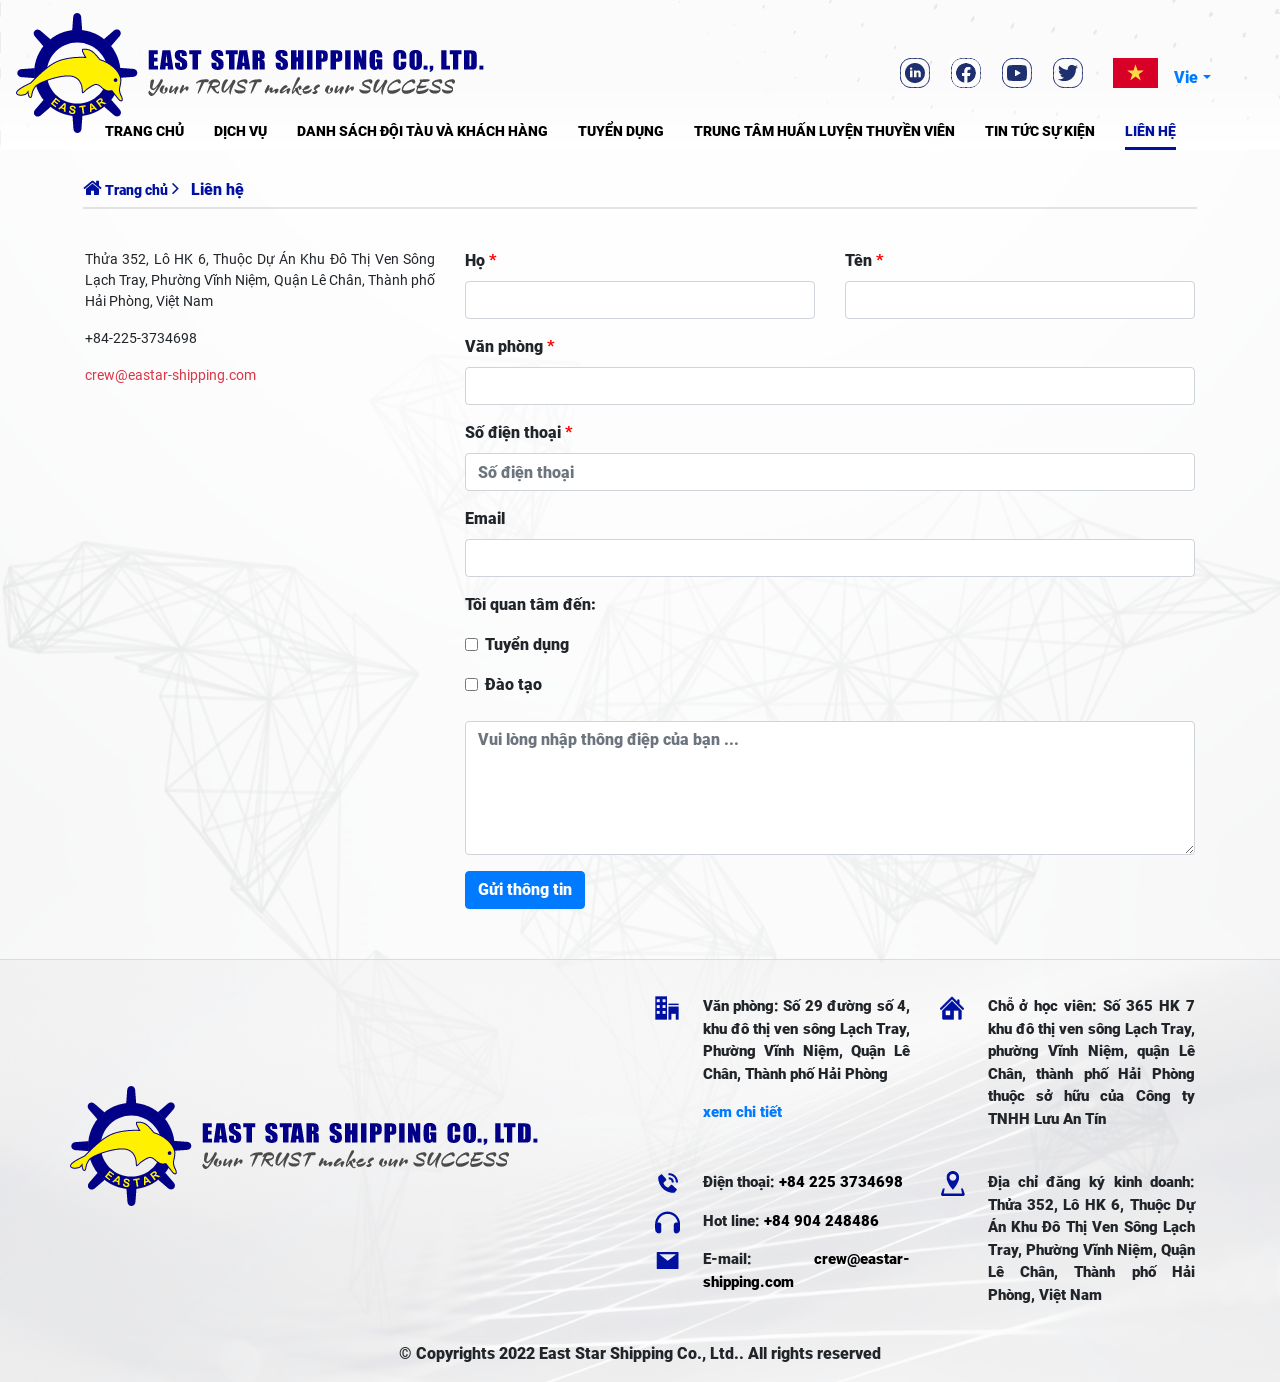
<file: contact.html>
<!DOCTYPE html>
<html lang="en">

<head>
    <meta charset="UTF-8">
    <meta http-equiv="X-UA-Compatible" content="IE=edge">
    <meta name="viewport" content="width=device-width, initial-scale=1.0">
    <title>Liên Hệ</title>

    <link rel="stylesheet" href="https://cdn.jsdelivr.net/npm/bootstrap@4.6.2/dist/css/bootstrap.min.css">
    <link rel='stylesheet' href="assets/plugins/wow/css/libs/animate.css">
    <link rel="stylesheet" href="assets/plugins/font-awesome-4.7.0/css/font-awesome.min.css ">
    <link rel="stylesheet" href="assets/plugins/OwlCarousel/dist/assets/owl.carousel.min.css ">
    <link rel="stylesheet" href="assets/plugins/OwlCarousel/dist/assets/owl.theme.default.min.css">
    <link rel="stylesheet" href="assets/css/contact.css ">


</head>

<body>
    <!-- Begin header -->
    <header class="header">
        <nav id="nav" class="navbar navbar-expand-xl  navbar-light header--navbar">
            <div class="top--header">
                <div class="top--header__left">
                    <a class="navbar-brand" href="index.html">
                        <img class="header--logo" src="assets/images/logo_header_new-svg.png" alt="">
                    </a>
                </div>
                <div class="top--header__right">
                    <button type="button" class="navbar-toggler" data-toggle="collapse" data-target="#navPrimary"
                        aria-expanded="false">
                        <span class="navbar-toggler-icon"></span>
                    </button>
                    <ul class="top--header__social d-none d-xl-flex">
                        <li><a class="" href="#"><img class="" src="/assets/images/LinkedIn-svg.png" alt=""></a></li>
                        <li><a class="" href="#"><img class="fb-icon" src="/assets/images/Facebook-icon-svg.png"
                                    alt=""></a>
                        </li>
                        <li><a class="" href="#"><img class="" src="/assets/images/Youtube-svg.png" alt=""></a></li>
                        <li><a class="" href="#"><img class="twitter-icon" src="/assets/images/Twitter-svg.png"
                                    alt=""></a>
                        </li>
                    </ul>
                    <div class="dropdown d-none d-xl-flex top--header__flag">
                        <img alt="" src="assets/images/flag_vn-svg.png" />
                        <a class="nav-link dropdown-toggle" href="#" id="navbarDropdownMenuLang" data-toggle="dropdown"
                            aria-haspopup="true" aria-expanded="false">Vie</a>
                        <div class="dropdown-menu" aria-labelledby="navbarDropdownMenuLang">
                            <a class="dropdown-item" href="index.html"> Vie</a>
                            <a class="dropdown-item" href="en.html">Eng</a>
                        </div>
                    </div>
                </div>
            </div>

            <div class="navbar-collapse collapse main--menu" id="navPrimary">
                <div class="d-none d-xl-none d-md-block d-sm-block">
                    <div class="dropdown d-flex top--header__flag float-right">
                        <img alt="" src="assets/images/flag_vn-svg.png" />
                        <a class="nav-link dropdown-toggle" href="#" id="navbarDropdownMenuLang" data-toggle="dropdown"
                            aria-haspopup="true" aria-expanded="false">Vie</a>
                        <div class="dropdown-menu" aria-labelledby="navbarDropdownMenuLang">
                            <a class="dropdown-item" href="index.html"> Vie</a>
                            <a class="dropdown-item" href="#">Eng</a>
                        </div>
                    </div>
                </div>
                <div class="clearfix"></div>
                <ul class="nav navbar-nav">
                    <li class="nav-item"><a class="nav-link " href="index.html">Trang
                            chủ</a></li>
                    <li class="nav-item"><a class="nav-link " href="service.html">Dịch vụ</a></li>
                    <li class="nav-item"><a class="nav-link " href="client.html">Danh sách đội
                            tàu và khách hàng</a></li>
                    <li class="nav-item"><a class="nav-link " href="recruitment.html">Tuyển dụng</a>
                    </li>
                    <li class="nav-item"><a class="nav-link " href="training.html">Trung tâm
                            huấn luyện thuyền viên</a></li>
                    <li class="nav-item"><a class="nav-link " href="news.html">Tin tức sự
                            kiện</a></li>
                    <li class="nav-item"><a class="nav-link active" href="contact.html">Liên Hệ</a></li>
                </ul>
            </div>
        </nav>
    </header>
    <!-- End header -->
    <section class="expand">
        <div class="container">
            <div class="nav--expand">
                <a aria-current="page" class="nav--expand__home active" href="index.html"><i
                        class="fa fa-home"></i><span class="nav--expand__home__title"> Trang chủ</span></a>
                <span class="icon"><i class="fa fa-angle-right"></i></span>
                <span class="nav--expand__title">Liên hệ</span>
            </div>
            <hr>
        </div>
    </section>
    <!-- Begin contact -->
    <section class="contact">
        <div class="contact--content container">
            <div class="row">
                <div class="contact--info col-xl-4 col-md-4 col-sm-12">
                    <div class="cotact--address">
                        <p>Thửa 352, Lô HK 6, Thuộc Dự Án Khu Đô Thị Ven Sông Lạch Tray, Phường Vĩnh Niệm, Quận Lê Chân,
                            Thành phố Hải Phòng, Việt Nam</p>
                    </div>
                    <div class="cotact--digital">
                        <p>+84-225-3734698</p>
                        <p class="text-danger">crew@eastar-shipping.com</p>
                    </div>
                </div>
                <div class="contact--form col-xl-8 col-md-8 col-sm-12">
                    <form action="" method="post">
                        <div class="row">
                            <div class="col-xl-6 col-md-6 col-sm-12">
                                <div class="form-group">
                                    <label class="label-animated label-outlined" for="my-input"><span>Họ <span
                                                style="color:red">*</span></span></label>
                                    <input type="text" id="my-input" class="form-control" type="text" name="first_name">
                                </div>
                            </div>
                            <div class="col-xl-6 col-md-6 col-sm-12">
                                <div class="form-group">
                                    <label for="my-input"><span>Tên <span style="color:red">*</span></span></label>
                                    <input type="text" id="my-input" class="form-control" name="last_name">
                                </div>
                            </div>
                        </div>
                        <div class="row">
                            <div class="col-12">
                                <div class="form-group">
                                    <label for="my-input"><span>Văn phòng <span
                                                style="color:red">*</span></span></label>
                                    <input type="text" id="my-input" class="form-control" name="office">
                                </div>
                            </div>
                        </div>
                        <div class="row">
                            <div class="col-12">
                                <div class="form-group">
                                    <label for="my-input"><span>Số điện thoại <span
                                                style="color:red">*</span></span></label>
                                    <input type="number" id="my-input" class="form-control" name="phone"
                                        placeholder="Số điện thoại">
                                </div>
                            </div>
                        </div>
                        <div class="row">
                            <div class="col-12">
                                <div class="form-group">
                                    <label for="my-input">Email</label>
                                    <input type="email" id="my-input" class="form-control" name="email">
                                </div>
                            </div>
                        </div>
                        <div class="row">
                            <div class="col-12">
                                <h7><b>Tôi quan tâm đến:</b></h7>
                                <br>
                                <div class="form-check pt-3">
                                    <label class="form-check-label">
                                        <input type="checkbox" class="form-check-input" name="recruitment" id=""
                                            value="checkedValue">
                                        Tuyển dụng
                                    </label>
                                </div>
                                <div class="form-check pt-3">
                                    <label class="form-check-label">
                                        <input type="checkbox" class="form-check-input" name="training" id=""
                                            value="checkedValue">
                                        Đào tạo
                                    </label>
                                </div>
                            </div>
                        </div>
                        <div class="row">
                            <div class="col-12">
                                <div class="form-group">
                                    <label for=""></label>
                                    <textarea class="form-control" name="" id="" rows="5"
                                        placeholder="Vui lòng nhập thông điệp của bạn ..."></textarea>
                                </div>
                            </div>
                        </div>
                        <div class="row">
                            <div class="col-12">
                                <button type="submit" class="btn btn-primary">Gửi thông tin</button>
                            </div>
                        </div>
                    </form>
                </div>
            </div>
        </div>
    </section>
    <!-- End contact -->
    <!-- Begin footer -->
    <footer>
        <div class="container footer">
            <div class="row">
                <div class="footer--logo col-xl-6 col-md-12 col-sm-12">
                    <a href="index.html"><img class="img-fluid" src="assets/images/logo_header_new-svg.png" alt=""></a>
                </div>
                <div class="footer--content col-xl-6 col-md-12 col-sm-12">
                    <div class="row">
                        <div class="item col-xl-6 col-md-6 col-sm-12">
                            <div class="row">
                                <div class="item--icon col-xl-2 col-md-1 col-1">
                                    <img src="assets/images/company-svg.png" alt="">
                                </div>
                                <div class="item--content col-xl-10 col-md-11 col-11">
                                    <p>Văn phòng: Số 29 đường số 4, khu đô thị ven sông Lạch Tray, Phường Vĩnh Niệm,
                                        Quận Lê
                                        Chân, Thành phố Hải Phòng</p>
                                    <a href="">xem chi tiết</a>
                                </div>
                            </div>
                        </div>
                        <div class="item col-xl-6 col-md-6 col-sm-12">
                            <div class="row">
                                <div class="item--icon col-xl-2 col-md-1 col-1">
                                    <img src="assets/images/home-svg.png" alt="">
                                </div>
                                <div class="item--content col-xl-10 col-md-11 col-11">
                                    <p>Chỗ ở học viên:
                                        Số 365 HK 7 khu đô thị ven sông Lạch Tray, phường Vĩnh Niệm, quận Lê Chân, thành
                                        phố
                                        Hải Phòng thuộc sở hữu của Công ty TNHH Lưu An Tín</p>
                                </div>
                            </div>
                        </div>
                        <div class="item col-xl-6 col-md-6 col-sm-12">
                            <div class="row">
                                <div class="item--icon col-xl-2 col-md-1 col-1">
                                    <img src="assets/images/telephone-svg.png" alt="">
                                </div>
                                <div class="item--content col-xl-10 col-md-11 col-11">
                                    <p>Điện thoại: <a href="">+84 225 3734698</a></p>
                                </div>
                            </div>
                            <div class="row">
                                <div class="item--icon col-xl-2 col-md-1 col-1">
                                    <img src="assets/images/hotline-svg.png" alt="">
                                </div>
                                <div class="item--content col-xl-10 col-md-11 col-11">
                                    <p>Hot line: <a href="">+84 904 248486</a></p>
                                </div>
                            </div>
                            <div class="row">
                                <div class="item--icon col-xl-2 col-md-1 col-1">
                                    <img src="assets/images/mail-svg.png" alt="">
                                </div>
                                <div class="item--content col-xl-10 col-md-11 col-11">
                                    <p>E-mail: <a href="">crew@eastar-shipping.com</a></p>
                                </div>
                            </div>
                        </div>
                        <div class="item col-xl-6 col-md-6 col-sm-12">
                            <div class="row">
                                <div class="item--icon col-xl-2 col-md-1 col-1">
                                    <img src="assets/images/location-svg.png" alt="">
                                </div>
                                <div class="item--content col-xl-10 col-md-11 col-11">
                                    <p>Địa chỉ đăng ký kinh doanh:
                                        Thửa 352, Lô HK 6, Thuộc Dự Án Khu Đô Thị Ven Sông Lạch Tray, Phường Vĩnh
                                        Niệm, Quận Lê Chân, Thành phố Hải Phòng, Việt Nam</p>
                                </div>
                            </div>
                        </div>
                    </div>
                </div>
            </div>
            <div class="footer--copyright row">
                <div class="col-12">
                    <p>© Copyrights 2022 East Star Shipping Co., Ltd.. All rights reserved</p>
                </div>
            </div>
        </div>
    </footer>
    <!-- End footer -->
    <script src="https://cdn.jsdelivr.net/npm/jquery@3.6.4/dist/jquery.slim.min.js"></script>
    <script src="https://cdn.jsdelivr.net/npm/popper.js@1.16.1/dist/umd/popper.min.js"></script>
    <script src="https://cdn.jsdelivr.net/npm/bootstrap@4.6.2/dist/js/bootstrap.bundle.min.js"></script>
    <script src="assets/plugins/OwlCarousel/dist/owl.carousel.min.js"></script>
    <script src="assets/plugins/wow/dist/wow.min.js"></script>
    <script src="assets/js/script.js"></script>

</body>

</html>
</file>
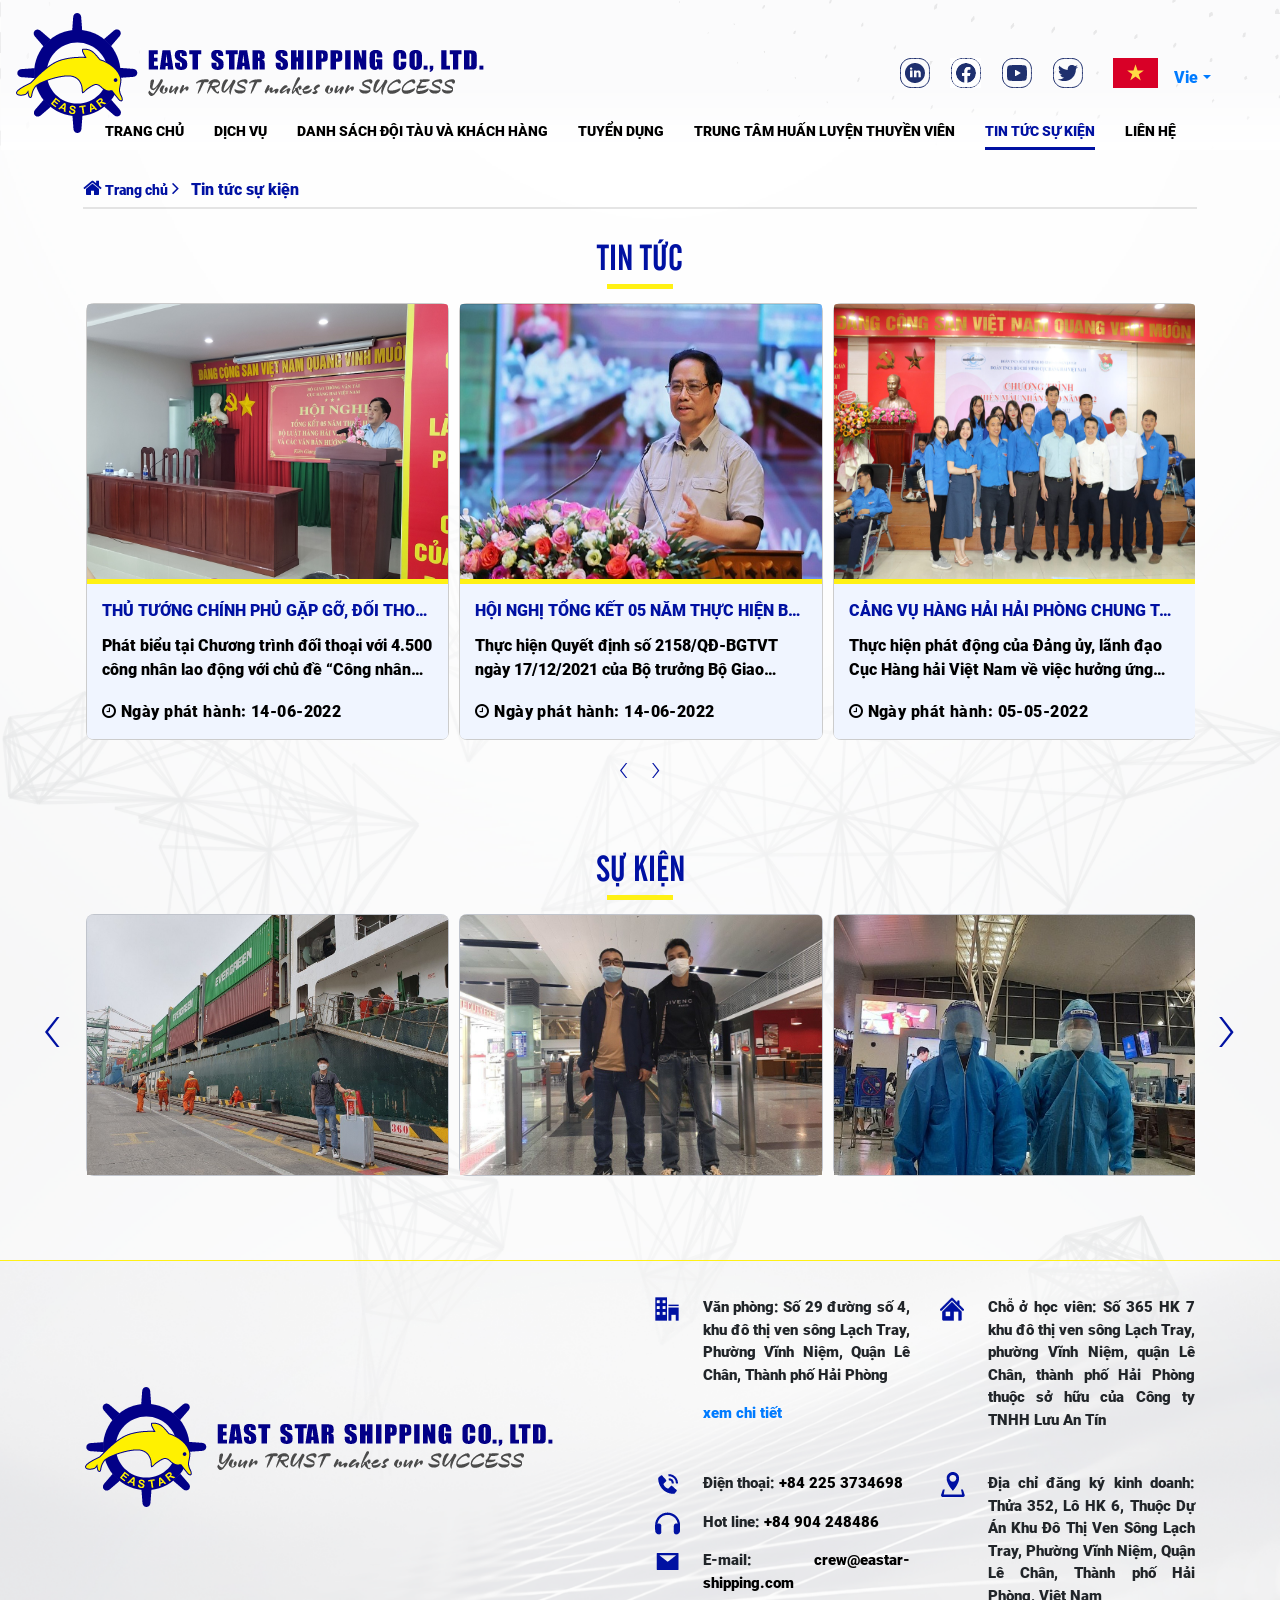
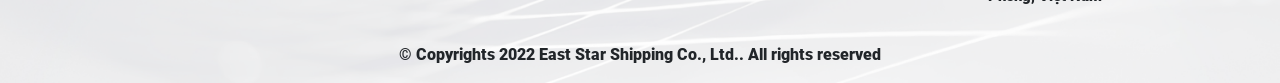
<file: news.html>
<!DOCTYPE html>
<html lang="en">

<head>
    <meta charset="UTF-8">
    <meta http-equiv="X-UA-Compatible" content="IE=edge">
    <meta name="viewport" content="width=device-width, initial-scale=1.0">
    <title>Tin Tức</title>

    <link rel="stylesheet" href="https://cdn.jsdelivr.net/npm/bootstrap@4.6.2/dist/css/bootstrap.min.css">
    <link rel='stylesheet' href="assets/plugins/wow/css/libs/animate.css">
    <link rel="stylesheet" href="assets/plugins/font-awesome-4.7.0/css/font-awesome.min.css ">
    <link rel="stylesheet" href="assets/plugins/OwlCarousel/dist/assets/owl.carousel.min.css ">
    <link rel="stylesheet" href="assets/plugins/OwlCarousel/dist/assets/owl.theme.default.min.css">
    <link rel="stylesheet" href="assets/plugins/lightbox2/dist/css/lightbox.min.css">
    <link rel="stylesheet" href="assets/css/news.css ">


</head>

<body>
    <!-- Begin header -->
    <header class="header">
        <nav id="nav" class="navbar navbar-expand-xl  navbar-light header--navbar">
            <div class="top--header">
                <div class="top--header__left">
                    <a class="navbar-brand" href="index.html">
                        <img class="header--logo" src="assets/images/logo_header_new-svg.png" alt="">
                    </a>
                </div>
                <div class="top--header__right">
                    <button type="button" class="navbar-toggler" data-toggle="collapse" data-target="#navPrimary"
                        aria-expanded="false">
                        <span class="navbar-toggler-icon"></span>
                    </button>
                    <ul class="top--header__social d-none d-xl-flex">
                        <li><a class="" href="#"><img class="" src="/assets/images/LinkedIn-svg.png" alt=""></a></li>
                        <li><a class="" href="#"><img class="fb-icon" src="/assets/images/Facebook-icon-svg.png"
                                    alt=""></a>
                        </li>
                        <li><a class="" href="#"><img class="" src="/assets/images/Youtube-svg.png" alt=""></a></li>
                        <li><a class="" href="#"><img class="twitter-icon" src="/assets/images/Twitter-svg.png"
                                    alt=""></a>
                        </li>
                    </ul>
                    <div class="dropdown d-none d-xl-flex top--header__flag">
                        <img alt="" src="assets/images/flag_vn-svg.png" />
                        <a class="nav-link dropdown-toggle" href="#" id="navbarDropdownMenuLang" data-toggle="dropdown"
                            aria-haspopup="true" aria-expanded="false">Vie</a>
                        <div class="dropdown-menu" aria-labelledby="navbarDropdownMenuLang">
                            <a class="dropdown-item" href="index.html"> Vie</a>
                            <a class="dropdown-item" href="en.html">Eng</a>
                        </div>
                    </div>
                </div>
            </div>

            <div class="navbar-collapse collapse main--menu" id="navPrimary">
                <div class="d-none d-xl-none d-md-block d-sm-block">
                    <div class="dropdown d-flex top--header__flag float-right">
                        <img alt="" src="assets/images/flag_vn-svg.png" />
                        <a class="nav-link dropdown-toggle" href="#" id="navbarDropdownMenuLang" data-toggle="dropdown"
                            aria-haspopup="true" aria-expanded="false">Vie</a>
                        <div class="dropdown-menu" aria-labelledby="navbarDropdownMenuLang">
                            <a class="dropdown-item" href="index.html"> Vie</a>
                            <a class="dropdown-item" href="#">Eng</a>
                        </div>
                    </div>
                </div>
                <div class="clearfix"></div>
                <ul class="nav navbar-nav">
                    <li class="nav-item"><a class="nav-link " href="index.html">Trang
                            chủ</a></li>
                    <li class="nav-item"><a class="nav-link " href="service.html">Dịch vụ</a></li>
                    <li class="nav-item"><a class="nav-link " href="client.html">Danh sách đội
                            tàu và khách hàng</a></li>
                    <li class="nav-item"><a class="nav-link " href="recruitment.html">Tuyển dụng</a>
                    </li>
                    <li class="nav-item"><a class="nav-link " href="training.html">Trung tâm
                            huấn luyện thuyền viên</a></li>
                    <li class="nav-item"><a class="nav-link active" href="news.html">Tin tức sự
                            kiện</a></li>
                    <li class="nav-item"><a class="nav-link " href="contact.html">Liên Hệ</a></li>
                </ul>
            </div>
        </nav>
    </header>
    <!-- End header -->
    <section class="expand">
        <div class="container ">
            <div class="nav--expand">
                <a aria-current="page" class="nav--expand__home active" href="index.html"><i
                        class="fa fa-home"></i><span class="nav--expand__home__title"> Trang chủ</span></a>
                <span class="icon"><i class="fa fa-angle-right"></i></span>
                <span class="nav--expand__title">Tin tức sự kiện</span>
            </div>
            <hr>
        </div>
    </section>
    <!-- Begin news -->
    <section class="news">
        <div class="container">
            <div class="news--title">
                <h3>Tin tức</h3>
            </div>
            <div class="news--content">
                <div class="owl-carousel owl-theme" id="news">
                    <div class="card text-left news--item">
                        <a href="">
                            <img class="card-img-top" src="assets/images/news6.jpg" alt="">
                            <div class="card-body">
                                <h4 class="card-title">Thủ tướng Chính phủ gặp gỡ, đối thoại với công nhân lao động năm
                                    2022</h4>
                                <p class="card-text"> Phát biểu tại Chương trình đối thoại với 4.500 công nhân lao động
                                    với chủ đề “Công nhân Việt Nam với khát vọng phát triển đất nước” diễn ra ngày 12.6
                                    tại Bắc Giang, Thủ tướng Chính phủ Phạm Minh Chính cho rằng, những tâm tư, nguyện
                                    vọng chính đáng của công nhân cần phải được giải quyết.</p>
                                <div class="card-foot">
                                    <span><i class="fa fa-clock-o"></i> Ngày phát hành: 14-06-2022</span>
                                </div>
                            </div>
                        </a>
                    </div>
                    <div class="card text-left news--item">
                        <a href="">
                            <img class="card-img-top" src="assets/images/news5.jpg" alt="">
                            <div class="card-body">
                                <h4 class="card-title">Hội nghị Tổng kết 05 năm thực hiện Bộ luật Hàng hải Việt Nam 2015
                                    và các văn bản hướng dẫn thi hành</h4>
                                <p class="card-text">Thực hiện Quyết định số 2158/QĐ-BGTVT ngày 17/12/2021 của Bộ trưởng
                                    Bộ Giao thông vận tải ban hành Chương trình xây dựng văn bản quy phạm pháp luật năm
                                    2022 của Bộ Giao thông vận tải, trong đó có nhiệm vụ giao Cục Hàng hải Việt Nam thực
                                    hiện tổng kết Bộ luật Hàng hải Việt Nam. Ngày 10/6/2022, tại thành phô Rạch Giá,
                                    tỉnh Kiên Giang, Cục HHVN tổ chức Hội nghị tổng kết 05 năm thực hiện Bộ luật Hàng
                                    hải Việt Nam và các văn bản hướng dẫn thi hành.</p>
                                <div class="card-foot">
                                    <span><i class="fa fa-clock-o"></i> Ngày phát hành: 14-06-2022</span>
                                </div>
                            </div>
                        </a>
                    </div>
                    <div class="card text-left news--item">
                        <a href="">
                            <img class="card-img-top" src="assets/images/news4.jpg" alt="">
                            <div class="card-body">
                                <h4 class="card-title">Cảng vụ Hàng hải Hải Phòng chung tay cùng Chương trình hiến máu
                                    nhân đạo năm 2022</h4>
                                <p class="card-text"> Thực hiện phát động của Đảng ủy, lãnh đạo Cục Hàng hải Việt Nam về
                                    việc hưởng ứng Phong trào hiến máu nhân đạo năm 2022 và triển khai chương trình hoạt
                                    động của Chi đoàn TNCS Hồ Chí Minh Cảng vụ Hàng hải Hải Phòng năm 2022,</p>
                                <div class="card-foot">
                                    <span><i class="fa fa-clock-o"></i> Ngày phát hành: 05-05-2022</span>
                                </div>
                            </div>
                        </a>
                    </div>
                    <div class="card text-left news--item">
                        <a href="">
                            <img class="card-img-top" src="assets/images/news2.jpg" alt="">
                            <div class="card-body">
                                <h4 class="card-title">Hệ thống cảng biển Việt Nam có thêm 10 bến cảng mới</h4>
                                <p class="card-text">(KTSG Online) – Bộ Giao thông Vận tải vừa cập nhật thêm danh sách
                                    10 bến cảng thuộc các cảng biển Việt Nam, nâng tổng số bến cảng toàn quốc lên con số
                                    296.</p>
                                <div class="card-foot">
                                    <span><i class="fa fa-clock-o"></i> Ngày phát hành: 25-04-2022</span>
                                </div>
                            </div>
                        </a>
                    </div>
                    <div class="card text-left news--item">
                        <a href="">
                            <img class="card-img-top" src="assets/images/news1.jpg" alt="">
                            <div class="card-body">
                                <h4 class="card-title"> Diều gặp gió!</h4>
                                <p class="card-text">Đại dịch Covid-19 bùng phát tiếp tục đẩy ngành hàng hải vào thế
                                    khó. Hoạt động sản xuất kinh doanh tại nhiều quốc gia trên thế giới, đặc biệt là
                                    Trung Quốc bị ngưng trệ, đã kéo nhu cầu thương mại toàn cầu bị suy giảm. Các cảng
                                    biển buộc phải đóng cửa do các yêu cầu giãn cách xã hội. Tổng công suất đội tàu
                                    container trên toàn cầu đã giảm 18% trong tháng 5/2020, theo số liệu từ Drewry.</p>
                                <div class="card-foot">
                                    <span><i class="fa fa-clock-o"></i> Ngày phát hành: 05-02-2022</span>
                                </div>
                            </div>
                        </a>
                    </div>
                </div>
            </div>
        </div>
    </section>
    <!-- End news -->
    <section class="event">
        <div class="container">
            <div class="event--title">
                <h3>Sự kiện</h3>
            </div>
            <div class="event--content">
                <div class="div">
                    <div class="owl-carousel owl-theme" id="event">
                        <div class="carousel--item event--item">
                            <div class="event--item__image">
                                <a data-lightbox="gallery" href="assets/images/event-1.jpg"
                                    data-title="18.03.2023_TV nhập tàu tại HP"><img src="assets/images/event-1.jpg"
                                        alt=""></a>
                            </div>
                        </div>
                        <div class="carousel--item event--item">
                            <div class="event--item__image">
                                <a data-lightbox="gallery" href="assets/images/event-2.jpg"
                                    data-title="16.03.2023_TV nhập tàu tại Thượng Hải, TQ"><img
                                        src="assets/images/event-2.jpg" alt=""></a>
                            </div>
                        </div>
                        <div class="carousel--item event--item">
                            <div class="event--item__image">
                                <a data-lightbox="gallery" href="assets/images/event-3.jpg"
                                    data-title="10.11.2022_02 thuyền viên nhập tàu ở Nhật Bản"><img
                                        src="assets/images/event-3.jpg" alt=""></a>
                            </div>
                        </div>
                        <div class="carousel--item event--item">
                            <div class="event--item__image">
                                <a data-lightbox="gallery" href="assets/images/event-4.jpg"
                                    data-title="06.11.2022_02 thuyền viên nhập tàu ở Ấn Độ"><img
                                        src="assets/images/event-4.jpg" alt=""></a>
                            </div>
                        </div>
                        <div class="carousel--item event--item">
                            <div class="event--item__image">
                                <a data-lightbox="gallery" href="assets/images/event-5.jpg"
                                    data-title="Đại diện Ban Lãnh đạo Công ty TNHH Vận tải biển Sao Phương Đông tặng quà các hộ cận nghèo, hộ có hoàn cảnh khó khăn hiện đang sinh sống tại phường Thượng Lý, quận Hồng Bàng, thành phố Hải Phòng nhân Kỷ niệm 92 năm Ngày truyền thống mặt trận Tổ quốc Việt Nam 18/11/2022."><img
                                        src="assets/images/event-5.jpg" alt=""></a>
                            </div>
                        </div>
                        <div class="carousel--item event--item">
                            <div class="event--item__image">
                                <a data-lightbox="gallery" href="assets/images/event-6.jpg"
                                    data-title="29.10.2022_03 thuyền viên nhập tàu ở Australia"><img
                                        src="assets/images/event-6.jpg" alt=""></a>
                            </div>
                        </div>
                        <div class="carousel--item event--item">
                            <div class="event--item__image">
                                <a data-lightbox="gallery" href="assets/images/event-7.jpg"
                                    data-title="29.10.2022_03 thuyền viên nhập tàu ở Australia"><img
                                        src="assets/images/event-7.jpg" alt=""></a>
                            </div>
                        </div>
                        <div class="carousel--item event--item">
                            <div class="event--item__image">
                                <a data-lightbox="gallery" href="assets/images/event-8.jpg"
                                    data-title="09 tv nhập tàu tại Vũng Tàu 13.09.2022."><img
                                        src="assets/images/event-8.jpg" alt=""></a>
                            </div>
                        </div>
                        <div class="carousel--item event--item">
                            <div class="event--item__image">
                                <a data-lightbox="gallery" href="assets/images/event-10.jpg"
                                    data-title="05 tv nhập tàu tại Hàn Quốc_21.09.2022."><img
                                        src="assets/images/event-10.jpg" alt=""></a>
                            </div>
                        </div>
                        <div class="carousel--item event--item">
                            <div class="event--item__image">
                                <a data-lightbox="gallery" href="assets/images/event-11.jpg"
                                    data-title="02 Cadets nhập tàu tại Chile 30.09.2022."><img
                                        src="assets/images/event-11.jpg" alt=""></a>
                            </div>
                        </div>
                        <div class="carousel--item event--item">
                            <div class="event--item__image">
                                <a data-lightbox="gallery" href="assets/images/event-12.jpg"
                                    data-title="Hoạt động tặng quà gia đình thuyền viên công ty Trung thu năm 2022."><img
                                        src="assets/images/event-12.jpg" alt=""></a>
                            </div>
                        </div>
                        <div class="carousel--item event--item">
                            <div class="event--item__image">
                                <a data-lightbox="gallery" href="assets/images/event-13.jpg"
                                    data-title="Hoạt động tặng quà gia đình thuyền viên công ty Trung thu năm 2022."><img
                                        src="assets/images/event-13.jpg" alt=""></a>
                            </div>
                        </div>
                        <div class="carousel--item event--item">
                            <div class="event--item__image">
                                <a data-lightbox="gallery" href="assets/images/event-14.jpg"
                                    data-title="Hoạt động tặng quà gia đình thuyền viên công ty Trung thu năm 2022."><img
                                        src="assets/images/event-14.jpg" alt=""></a>
                            </div>
                        </div>
                        <div class="carousel--item event--item">
                            <div class="event--item__image">
                                <a data-lightbox="gallery" href="assets/images/event-16.jpg"
                                    data-title="Hoạt động tặng quà gia đình thuyền viên công ty Trung thu năm 2022."><img
                                        src="assets/images/event-16.jpg" alt=""></a>
                            </div>
                        </div>
                        <div class="carousel--item event--item">
                            <div class="event--item__image">
                                <a data-lightbox="gallery" href="assets/images/event-17.jpg"
                                    data-title="Hoạt động tặng quà gia đình thuyền viên công ty Trung thu năm 2022."><img
                                        src="assets/images/event-17.jpg" alt=""></a>
                            </div>
                        </div>
                        <div class="carousel--item event--item">
                            <div class="event--item__image">
                                <a data-lightbox="gallery" href="assets/images/event-18.jpg"
                                    data-title="Hoạt động tặng quà gia đình thuyền viên công ty Trung thu năm 2022."><img
                                        src="assets/images/event-18.jpg" alt=""></a>
                            </div>
                        </div>
                        <div class="carousel--item event--item">
                            <div class="event--item__image">
                                <a data-lightbox="gallery" href="assets/images/event-19.jpg"
                                    data-title="Hoạt động tặng quà gia đình thuyền viên công ty Trung thu năm 2022."><img
                                        src="assets/images/event-19.jpg" alt=""></a>
                            </div>
                        </div>
                        <div class="carousel--item event--item">
                            <div class="event--item__image">
                                <a data-lightbox="gallery" href="assets/images/event-20.jpg"
                                    data-title="Hoạt động tặng quà gia đình thuyền viên công ty Trung thu năm 2022."><img
                                        src="assets/images/event-20.jpg" alt=""></a>
                            </div>
                        </div>
                        <div class="carousel--item event--item">
                            <div class="event--item__image">
                                <a data-lightbox="gallery" href="assets/images/event-21.jpg"
                                    data-title="Hoạt động tặng quà gia đình thuyền viên công ty Trung thu năm 2022."><img
                                        src="assets/images/event-21.jpg" alt=""></a>
                            </div>
                        </div>
                        <div class="carousel--item event--item">
                            <div class="event--item__image">
                                <a data-lightbox="gallery" href="assets/images/event-22.jpg"
                                    data-title="Hoạt động tặng quà gia đình thuyền viên công ty Trung thu năm 2022."><img
                                        src="assets/images/event-22.jpg" alt=""></a>
                            </div>
                        </div>
                        <div class="carousel--item event--item">
                            <div class="event--item__image">
                                <a data-lightbox="gallery" href="assets/images/event-23.jpg"
                                    data-title="05.08.2022_Thuyền viên bay sang Chile nhập tàu"><img
                                        src="assets/images/event-23.jpg" alt=""></a>
                            </div>
                        </div>
                        <div class="carousel--item event--item">
                            <div class="event--item__image">
                                <a data-lightbox="gallery" href="assets/images/event-24.jpg"
                                    data-title="05.08.2022_Thuyền viên nhập tàu ở Chile"><img
                                        src="assets/images/event-24.jpg" alt=""></a>
                            </div>
                        </div>
                        <div class="carousel--item event--item">
                            <div class="event--item__image">
                                <a data-lightbox="gallery" href="assets/images/event-25.jpg"
                                    data-title="05.07.2022_Thuyền viên bay sang Hàn Quốc nhập tàu"><img
                                        src="assets/images/event-25.jpg" alt=""></a>
                            </div>
                        </div>
                        <div class="carousel--item event--item">
                            <div class="event--item__image">
                                <a data-lightbox="gallery" href="assets/images/event-26.jpg"
                                    data-title="09.06.2022_Thuyền viên bay sang Thái Lan nhập tàu"><img
                                        src="assets/images/event-26.jpg" alt=""></a>
                            </div>
                        </div>
                        <div class="carousel--item event--item">
                            <div class="event--item__image">
                                <a data-lightbox="gallery" href="assets/images/event-27.jpg"
                                    data-title="18.07.2022_Thuyền viên bay sang Hàn Quốc nhập tàu"><img
                                        src="assets/images/event-27.jpg" alt=""></a>
                            </div>
                        </div>
                        <div class="carousel--item event--item">
                            <div class="event--item__image">
                                <a data-lightbox="gallery" href="assets/images/event-28.jpg"
                                    data-title="21.04.2022_Thuyền viên bay sang Nhật Bản nhập tàu"><img
                                        src="assets/images/event-28.jpg" alt=""></a>
                            </div>
                        </div>
                        <div class="carousel--item event--item">
                            <div class="event--item__image">
                                <a data-lightbox="gallery" href="assets/images/event-29.jpg"
                                    data-title="21.04.2022_Thuyền viên bay sang Nhật Bản nhập tàu"><img
                                        src="assets/images/event-29.jpg" alt=""></a>
                            </div>
                        </div>
                        <div class="carousel--item event--item">
                            <div class="event--item__image">
                                <a data-lightbox="gallery" href="assets/images/event-30.jpg"
                                    data-title="My caption"><img src="assets/images/event-30.jpg" alt=""></a>
                            </div>
                        </div>
                        <div class="carousel--item event--item">
                            <div class="event--item__image">
                                <a data-lightbox="gallery" href="assets/images/event-31.jpg"
                                    data-title="My caption"><img src="assets/images/event-31.jpg" alt=""></a>
                            </div>
                        </div>
                        <div class="carousel--item event--item">
                            <div class="event--item__image">
                                <a data-lightbox="gallery" href="assets/images/event-32.jpg"
                                    data-title="My caption"><img src="assets/images/event-32.jpg" alt=""></a>
                            </div>
                        </div>
                        <div class="carousel--item event--item">
                            <div class="event--item__image">
                                <a data-lightbox="gallery" href="assets/images/event-33.jpg"
                                    data-title="My caption"><img src="assets/images/event-33.jpg" alt=""></a>
                            </div>
                        </div>
                        <div class="carousel--item event--item">
                            <div class="event--item__image">
                                <a data-lightbox="gallery" href="assets/images/event-34.jpg"
                                    data-title="My caption"><img src="assets/images/event-34.jpg" alt=""></a>
                            </div>
                        </div>
                        <div class="carousel--item event--item">
                            <div class="event--item__image">
                                <a data-lightbox="gallery" href="assets/images/event-35.jpg"
                                    data-title="My caption"><img src="assets/images/event-35.jpg" alt=""></a>
                            </div>
                        </div>
                        <div class="carousel--item event--item">
                            <div class="event--item__image">
                                <a data-lightbox="gallery" href="assets/images/event-36.jpg"
                                    data-title="My caption"><img src="assets/images/event-36.jpg" alt=""></a>
                            </div>
                        </div>
                        <div class="carousel--item event--item">
                            <div class="event--item__image">
                                <a data-lightbox="gallery" href="assets/images/event-39.jpg"
                                    data-title="My caption"><img src="assets/images/event-39.jpg" alt=""></a>
                            </div>
                        </div>
                        <div class="carousel--item event--item">
                            <div class="event--item__image">
                                <a data-lightbox="gallery" href="assets/images/event-38.jpg"
                                    data-title="My caption"><img src="assets/images/event-38.jpg" alt=""></a>
                            </div>
                        </div>
                    </div>
                </div>
            </div>
        </div>
    </section>
    <!-- Begin footer -->
    <footer>
        <div class="container footer">
            <div class="row">
                <div class="footer--logo col-xl-6 col-md-12 col-sm-12">
                    <a href="index.html"><img class="img-fluid" src="assets/images/logo_header_new-svg.png" alt=""></a>
                </div>
                <div class="footer--content col-xl-6 col-md-12 col-sm-12">
                    <div class="row">
                        <div class="item col-xl-6 col-md-6 col-sm-12">
                            <div class="row">
                                <div class="item--icon col-xl-2 col-md-1 col-1">
                                    <img src="assets/images/company-svg.png" alt="">
                                </div>
                                <div class="item--content col-xl-10 col-md-11 col-11">
                                    <p>Văn phòng: Số 29 đường số 4, khu đô thị ven sông Lạch Tray, Phường Vĩnh Niệm,
                                        Quận Lê
                                        Chân, Thành phố Hải Phòng</p>
                                    <a href="">xem chi tiết</a>
                                </div>
                            </div>
                        </div>
                        <div class="item col-xl-6 col-md-6 col-sm-12">
                            <div class="row">
                                <div class="item--icon col-xl-2 col-md-1 col-1">
                                    <img src="assets/images/home-svg.png" alt="">
                                </div>
                                <div class="item--content col-xl-10 col-md-11 col-11">
                                    <p>Chỗ ở học viên:
                                        Số 365 HK 7 khu đô thị ven sông Lạch Tray, phường Vĩnh Niệm, quận Lê Chân, thành
                                        phố
                                        Hải Phòng thuộc sở hữu của Công ty TNHH Lưu An Tín</p>
                                </div>
                            </div>
                        </div>
                        <div class="item col-xl-6 col-md-6 col-sm-12">
                            <div class="row">
                                <div class="item--icon col-xl-2 col-md-1 col-1">
                                    <img src="assets/images/telephone-svg.png" alt="">
                                </div>
                                <div class="item--content col-xl-10 col-md-11 col-11">
                                    <p>Điện thoại: <a href="">+84 225 3734698</a></p>
                                </div>
                            </div>
                            <div class="row">
                                <div class="item--icon col-xl-2 col-md-1 col-1">
                                    <img src="assets/images/hotline-svg.png" alt="">
                                </div>
                                <div class="item--content col-xl-10 col-md-11 col-11">
                                    <p>Hot line: <a href="">+84 904 248486</a></p>
                                </div>
                            </div>
                            <div class="row">
                                <div class="item--icon col-xl-2 col-md-1 col-1">
                                    <img src="assets/images/mail-svg.png" alt="">
                                </div>
                                <div class="item--content col-xl-10 col-md-11 col-11">
                                    <p>E-mail: <a href="">crew@eastar-shipping.com</a></p>
                                </div>
                            </div>
                        </div>
                        <div class="item col-xl-6 col-md-6 col-sm-12">
                            <div class="row">
                                <div class="item--icon col-xl-2 col-md-1 col-1">
                                    <img src="assets/images/location-svg.png" alt="">
                                </div>
                                <div class="item--content col-xl-10 col-md-11 col-11">
                                    <p>Địa chỉ đăng ký kinh doanh:
                                        Thửa 352, Lô HK 6, Thuộc Dự Án Khu Đô Thị Ven Sông Lạch Tray, Phường Vĩnh
                                        Niệm, Quận Lê Chân, Thành phố Hải Phòng, Việt Nam</p>
                                </div>
                            </div>
                        </div>
                    </div>
                </div>
            </div>
            <div class="footer--copyright row">
                <div class="col-12">
                    <p>© Copyrights 2022 East Star Shipping Co., Ltd.. All rights reserved</p>
                </div>
            </div>
        </div>
    </footer>
    <!-- End footer -->
    <script src="https://cdn.jsdelivr.net/npm/jquery@3.6.4/dist/jquery.slim.min.js"></script>
    <script src="https://cdn.jsdelivr.net/npm/popper.js@1.16.1/dist/umd/popper.min.js"></script>
    <script src="https://cdn.jsdelivr.net/npm/bootstrap@4.6.2/dist/js/bootstrap.bundle.min.js"></script>
    <script src="assets/plugins/lightbox2/dist/js/lightbox-plus-jquery.min.js"></script>
    <script src="assets/plugins/OwlCarousel/dist/owl.carousel.min.js"></script>
    <script src="assets/plugins/wow/dist/wow.min.js"></script>
    <script src="assets/js/script.js"></script>

</body>

</html>
</file>
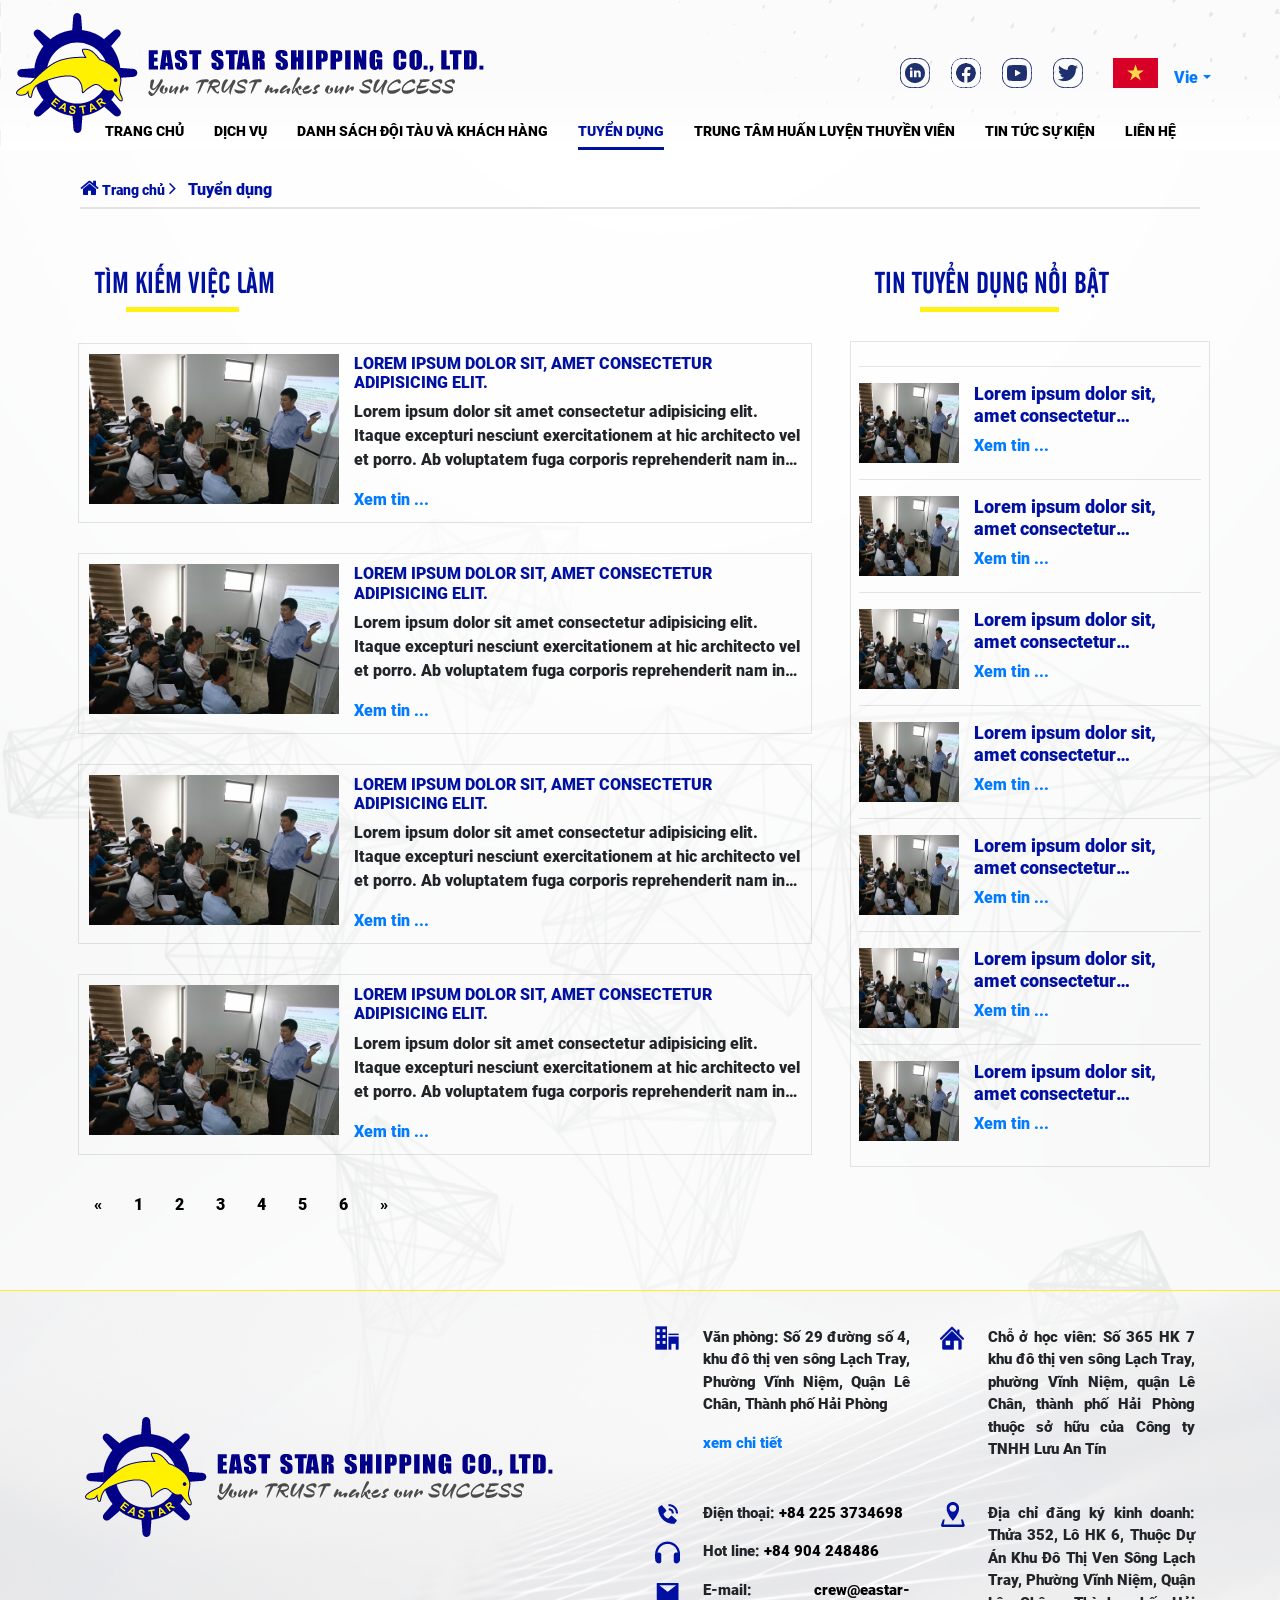
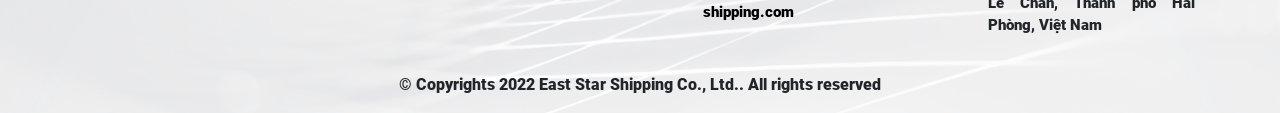
<file: recruitment.html>
<!DOCTYPE html>
<html lang="en">

<head>
    <meta charset="UTF-8">
    <meta http-equiv="X-UA-Compatible" content="IE=edge">
    <meta name="viewport" content="width=device-width, initial-scale=1.0">
    <title>Tuyển Dụng</title>

    <link rel="stylesheet" href="https://cdn.jsdelivr.net/npm/bootstrap@4.6.2/dist/css/bootstrap.min.css">
    <link rel='stylesheet' href="assets/plugins/wow/css/libs/animate.css">
    <link rel="stylesheet" href="assets/plugins/font-awesome-4.7.0/css/font-awesome.min.css ">
    <link rel="stylesheet" href="assets/plugins/OwlCarousel/dist/assets/owl.carousel.min.css ">
    <link rel="stylesheet" href="assets/plugins/OwlCarousel/dist/assets/owl.theme.default.min.css">
    <link rel="stylesheet" href="assets/css/recruitment.css ">
</head>

<body>
    <!-- Begin header -->
    <header class="header">
        <nav id="nav" class="navbar navbar-expand-xl  navbar-light header--navbar">
            <div class="top--header">
                <div class="top--header__left">
                    <a class="navbar-brand" href="index.html">
                        <img class="header--logo" src="assets/images/logo_header_new-svg.png" alt="">
                    </a>
                </div>
                <div class="top--header__right">
                    <button type="button" class="navbar-toggler" data-toggle="collapse" data-target="#navPrimary"
                        aria-expanded="false">
                        <span class="navbar-toggler-icon"></span>
                    </button>
                    <ul class="top--header__social d-none d-xl-flex">
                        <li><a class="" href="#"><img class="" src="/assets/images/LinkedIn-svg.png" alt=""></a></li>
                        <li><a class="" href="#"><img class="fb-icon" src="/assets/images/Facebook-icon-svg.png"
                                    alt=""></a>
                        </li>
                        <li><a class="" href="#"><img class="" src="/assets/images/Youtube-svg.png" alt=""></a></li>
                        <li><a class="" href="#"><img class="twitter-icon" src="/assets/images/Twitter-svg.png"
                                    alt=""></a>
                        </li>
                    </ul>
                    <div class="dropdown d-none d-xl-flex top--header__flag">
                        <img alt="" src="assets/images/flag_vn-svg.png" />
                        <a class="nav-link dropdown-toggle" href="#" id="navbarDropdownMenuLang" data-toggle="dropdown"
                            aria-haspopup="true" aria-expanded="false">Vie</a>
                        <div class="dropdown-menu" aria-labelledby="navbarDropdownMenuLang">
                            <a class="dropdown-item" href="index.html"> Vie</a>
                            <a class="dropdown-item" href="en.html">Eng</a>
                        </div>
                    </div>
                </div>
            </div>

            <div class="navbar-collapse collapse main--menu" id="navPrimary">
                <div class="d-none d-xl-none d-md-block d-sm-block">
                    <div class="dropdown d-flex top--header__flag float-right">
                        <img alt="" src="assets/images/flag_vn-svg.png" />
                        <a class="nav-link dropdown-toggle" href="#" id="navbarDropdownMenuLang" data-toggle="dropdown"
                            aria-haspopup="true" aria-expanded="false">Vie</a>
                        <div class="dropdown-menu" aria-labelledby="navbarDropdownMenuLang">
                            <a class="dropdown-item" href="index.html"> Vie</a>
                            <a class="dropdown-item" href="#">Eng</a>
                        </div>
                    </div>
                </div>
                <div class="clearfix"></div>
                <ul class="nav navbar-nav">
                    <li class="nav-item"><a class="nav-link " href="index.html">Trang
                            chủ</a></li>
                    <li class="nav-item"><a class="nav-link " href="service.html">Dịch vụ</a></li>
                    <li class="nav-item"><a class="nav-link " href="client.html">Danh sách đội
                            tàu và khách hàng</a></li>
                    <li class="nav-item"><a class="nav-link active" href="recruitment.html">Tuyển dụng</a>
                    </li>
                    <li class="nav-item"><a class="nav-link " href="training.html">Trung tâm
                            huấn luyện thuyền viên</a></li>
                    <li class="nav-item"><a class="nav-link " href="news.html">Tin tức sự
                            kiện</a></li>
                    <li class="nav-item"><a class="nav-link " href="contact.html">Liên Hệ</a></li>
                </ul>
            </div>
        </nav>
    </header>
    <!-- End header -->
    <section class="expand">
        <div class="container ">
            <div class="nav--expand">
                <a aria-current="page" class="nav--expand__home active" href="index.html"><i
                        class="fa fa-home"></i><span class="nav--expand__home__title"> Trang chủ</span></a>
                <span class="icon"><i class="fa fa-angle-right"></i></span>
                <span class="nav--expand__title">Tuyển dụng</span>
            </div>
            <hr>
        </div>
    </section>
    <!-- Begin Recruitment -->
    <section class="recruitment">
        <div class="container">
            <div class="row">
                <div class="recruitment--item job--find col-xl-8 col-md-8 col-sm-12">
                    <div class="title">
                        <h3>Tìm kiếm việc làm</h3>
                    </div>
                    <div class="job--find__content">
                        <div class="media job--find__item">
                            <img src="assets/images/training-4.png" alt="" width="250" height="150">
                            <div class="media-body job--find__item__description">
                                <h4>Lorem ipsum dolor sit, amet consectetur adipisicing elit.</h4>
                                <p>Lorem ipsum dolor sit amet consectetur adipisicing elit. Itaque excepturi nesciunt
                                    exercitationem at hic architecto vel et porro. Ab voluptatem fuga corporis
                                    reprehenderit nam in? Quo magni impedit corrupti sit.
                                    Lorem ipsum dolor sit amet consectetur adipisicing elit. Itaque excepturi nesciunt
                                    exercitationem at hic architecto vel et porro. Ab voluptatem fuga corporis
                                    reprehenderit nam in? Quo magni impedit corrupti sit.</p>
                                <a href="#">Xem tin ...</a>
                            </div>
                        </div>
                        <div class="media job--find__item">
                            <img src="assets/images/training-4.png" alt="" width="250" height="150">
                            <div class="media-body job--find__item__description">
                                <h4>Lorem ipsum dolor sit, amet consectetur adipisicing elit.</h4>
                                <p>Lorem ipsum dolor sit amet consectetur adipisicing elit. Itaque excepturi nesciunt
                                    exercitationem at hic architecto vel et porro. Ab voluptatem fuga corporis
                                    reprehenderit nam in? Quo magni impedit corrupti sit.
                                    Lorem ipsum dolor sit amet consectetur adipisicing elit. Itaque excepturi nesciunt
                                    exercitationem at hic architecto vel et porro. Ab voluptatem fuga corporis
                                    reprehenderit nam in? Quo magni impedit corrupti sit.</p>
                                <a href="#">Xem tin ...</a>
                            </div>
                        </div>
                        <div class="media job--find__item">
                            <img src="assets/images/training-4.png" alt="" width="250" height="150">
                            <div class="media-body job--find__item__description">
                                <h4>Lorem ipsum dolor sit, amet consectetur adipisicing elit.</h4>
                                <p>Lorem ipsum dolor sit amet consectetur adipisicing elit. Itaque excepturi nesciunt
                                    exercitationem at hic architecto vel et porro. Ab voluptatem fuga corporis
                                    reprehenderit nam in? Quo magni impedit corrupti sit.
                                    Lorem ipsum dolor sit amet consectetur adipisicing elit. Itaque excepturi nesciunt
                                    exercitationem at hic architecto vel et porro. Ab voluptatem fuga corporis
                                    reprehenderit nam in? Quo magni impedit corrupti sit.</p>
                                <a href="#">Xem tin ...</a>
                            </div>
                        </div>
                        <div class="media job--find__item">
                            <img src="assets/images/training-4.png" alt="" width="250" height="150">
                            <div class="media-body job--find__item__description">
                                <h4>Lorem ipsum dolor sit, amet consectetur adipisicing elit.</h4>
                                <p>Lorem ipsum dolor sit amet consectetur adipisicing elit. Itaque excepturi nesciunt
                                    exercitationem at hic architecto vel et porro. Ab voluptatem fuga corporis
                                    reprehenderit nam in? Quo magni impedit corrupti sit.
                                    Lorem ipsum dolor sit amet consectetur adipisicing elit. Itaque excepturi nesciunt
                                    exercitationem at hic architecto vel et porro. Ab voluptatem fuga corporis
                                    reprehenderit nam in? Quo magni impedit corrupti sit.</p>
                                <a href="#">Xem tin ...</a>
                            </div>
                        </div>
                        <div class="pagination">
                            <a href="#">&laquo;</a>
                            <a href="#">1</a>
                            <a href="#">2</a>
                            <a href="#">3</a>
                            <a href="#">4</a>
                            <a href="#">5</a>
                            <a href="#">6</a>
                            <a href="#">&raquo;</a>
                        </div>
                    </div>
                </div>
                <div class="recruitment--item job--news col-xl-4 col-md-4 col-sm-12">
                    <div class="title">
                        <h3>Tin tuyển dụng nổi bật</h3>
                    </div>
                    <div class="job--news__content">
                        <hr>
                        <div class="media job--news__item">
                            <img src="assets/images/training-4.png" alt="" width="100" height="80">
                            <div class="media-body job--news__item__description">
                                <h4>Lorem ipsum dolor sit, amet consectetur adipisicing elit.</h4>
                                <a href="#">Xem tin ...</a>
                            </div>
                        </div>
                        <hr>
                        <div class="media job--news__item">
                            <img src="assets/images/training-4.png" alt="" width="100" height="80">
                            <div class="media-body job--news__item__description">
                                <h4>Lorem ipsum dolor sit, amet consectetur adipisicing elit.</h4>
                                <a href="#">Xem tin ...</a>
                            </div>
                        </div>
                        <hr>
                        <div class="media job--news__item">
                            <img src="assets/images/training-4.png" alt="" width="100" height="80">
                            <div class="media-body job--news__item__description">
                                <h4>Lorem ipsum dolor sit, amet consectetur adipisicing elit.</h4>
                                <a href="#">Xem tin ...</a>
                            </div>
                        </div>
                        <hr>
                        <div class="media job--news__item">
                            <img src="assets/images/training-4.png" alt="" width="100" height="80">
                            <div class="media-body job--news__item__description">
                                <h4>Lorem ipsum dolor sit, amet consectetur adipisicing elit.</h4>
                                <a href="#">Xem tin ...</a>
                            </div>
                        </div>
                        <hr>
                        <div class="media job--news__item">
                            <img src="assets/images/training-4.png" alt="" width="100" height="80">
                            <div class="media-body job--news__item__description">
                                <h4>Lorem ipsum dolor sit, amet consectetur adipisicing elit.</h4>
                                <a href="#">Xem tin ...</a>
                            </div>
                        </div>
                        <hr>
                        <div class="media job--news__item">
                            <img src="assets/images/training-4.png" alt="" width="100" height="80">
                            <div class="media-body job--news__item__description">
                                <h4>Lorem ipsum dolor sit, amet consectetur adipisicing elit.</h4>
                                <a href="#">Xem tin ...</a>
                            </div>
                        </div>
                        <hr>
                        <div class="media job--news__item">
                            <img src="assets/images/training-4.png" alt="" width="100" height="80">
                            <div class="media-body job--news__item__description">
                                <h4>Lorem ipsum dolor sit, amet consectetur adipisicing elit.</h4>
                                <a href="#">Xem tin ...</a>
                            </div>
                        </div>
                    </div>
                </div>
            </div>
        </div>
    </section>

    <!-- End Recruitment -->
    <!-- Begin footer -->
    <footer>
        <div class="container footer">
            <div class="row">
                <div class="footer--logo col-xl-6 col-md-12 col-sm-12">
                    <a href="index.html"><img class="img-fluid" src="assets/images/logo_header_new-svg.png" alt=""></a>
                </div>
                <div class="footer--content col-xl-6 col-md-12 col-sm-12">
                    <div class="row">
                        <div class="item col-xl-6 col-md-6 col-sm-12">
                            <div class="row">
                                <div class="item--icon col-xl-2 col-md-1 col-1">
                                    <img src="assets/images/company-svg.png" alt="">
                                </div>
                                <div class="item--content col-xl-10 col-md-11 col-11">
                                    <p>Văn phòng: Số 29 đường số 4, khu đô thị ven sông Lạch Tray, Phường Vĩnh Niệm,
                                        Quận Lê
                                        Chân, Thành phố Hải Phòng</p>
                                    <a href="">xem chi tiết</a>
                                </div>
                            </div>
                        </div>
                        <div class="item col-xl-6 col-md-6 col-sm-12">
                            <div class="row">
                                <div class="item--icon col-xl-2 col-md-1 col-1">
                                    <img src="assets/images/home-svg.png" alt="">
                                </div>
                                <div class="item--content col-xl-10 col-md-11 col-11">
                                    <p>Chỗ ở học viên:
                                        Số 365 HK 7 khu đô thị ven sông Lạch Tray, phường Vĩnh Niệm, quận Lê Chân, thành
                                        phố
                                        Hải Phòng thuộc sở hữu của Công ty TNHH Lưu An Tín</p>
                                </div>
                            </div>
                        </div>
                        <div class="item col-xl-6 col-md-6 col-sm-12">
                            <div class="row">
                                <div class="item--icon col-xl-2 col-md-1 col-1">
                                    <img src="assets/images/telephone-svg.png" alt="">
                                </div>
                                <div class="item--content col-xl-10 col-md-11 col-11">
                                    <p>Điện thoại: <a href="">+84 225 3734698</a></p>
                                </div>
                            </div>
                            <div class="row">
                                <div class="item--icon col-xl-2 col-md-1 col-1">
                                    <img src="assets/images/hotline-svg.png" alt="">
                                </div>
                                <div class="item--content col-xl-10 col-md-11 col-11">
                                    <p>Hot line: <a href="">+84 904 248486</a></p>
                                </div>
                            </div>
                            <div class="row">
                                <div class="item--icon col-xl-2 col-md-1 col-1">
                                    <img src="assets/images/mail-svg.png" alt="">
                                </div>
                                <div class="item--content col-xl-10 col-md-11 col-11">
                                    <p>E-mail: <a href="">crew@eastar-shipping.com</a></p>
                                </div>
                            </div>
                        </div>
                        <div class="item col-xl-6 col-md-6 col-sm-12">
                            <div class="row">
                                <div class="item--icon col-xl-2 col-md-1 col-1">
                                    <img src="assets/images/location-svg.png" alt="">
                                </div>
                                <div class="item--content col-xl-10 col-md-11 col-11">
                                    <p>Địa chỉ đăng ký kinh doanh:
                                        Thửa 352, Lô HK 6, Thuộc Dự Án Khu Đô Thị Ven Sông Lạch Tray, Phường Vĩnh
                                        Niệm, Quận Lê Chân, Thành phố Hải Phòng, Việt Nam</p>
                                </div>
                            </div>
                        </div>
                    </div>
                </div>
            </div>
            <div class="footer--copyright row">
                <div class="col-12">
                    <p>© Copyrights 2022 East Star Shipping Co., Ltd.. All rights reserved</p>
                </div>
            </div>
        </div>
    </footer>
    <!-- End footer -->
    <script src="https://cdn.jsdelivr.net/npm/jquery@3.6.4/dist/jquery.slim.min.js"></script>
    <script src="https://cdn.jsdelivr.net/npm/popper.js@1.16.1/dist/umd/popper.min.js"></script>
    <script src="https://cdn.jsdelivr.net/npm/bootstrap@4.6.2/dist/js/bootstrap.bundle.min.js"></script>
    <script src="assets/plugins/OwlCarousel/dist/owl.carousel.min.js"></script>
    <script src="assets/plugins/wow/dist/wow.min.js"></script>
    <script src="assets/js/script.js"></script>

</body>

</html>
</file>
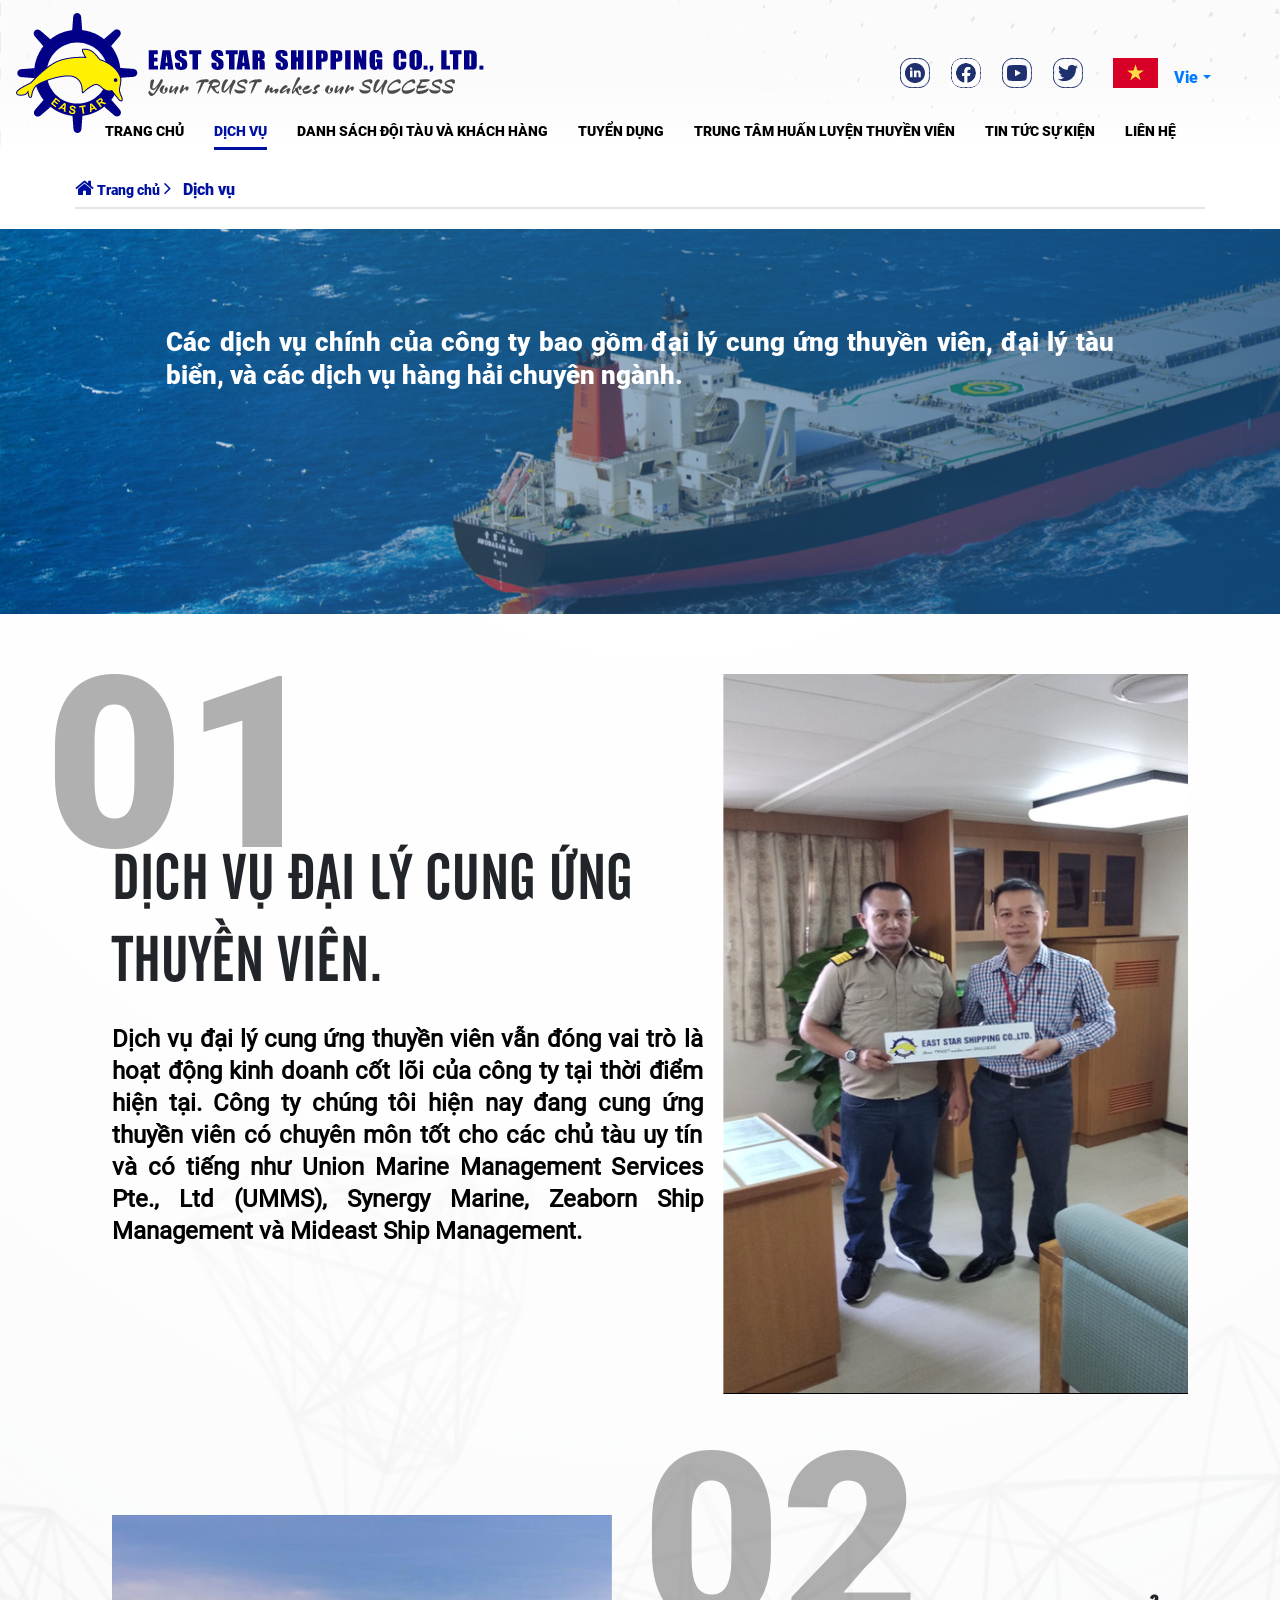
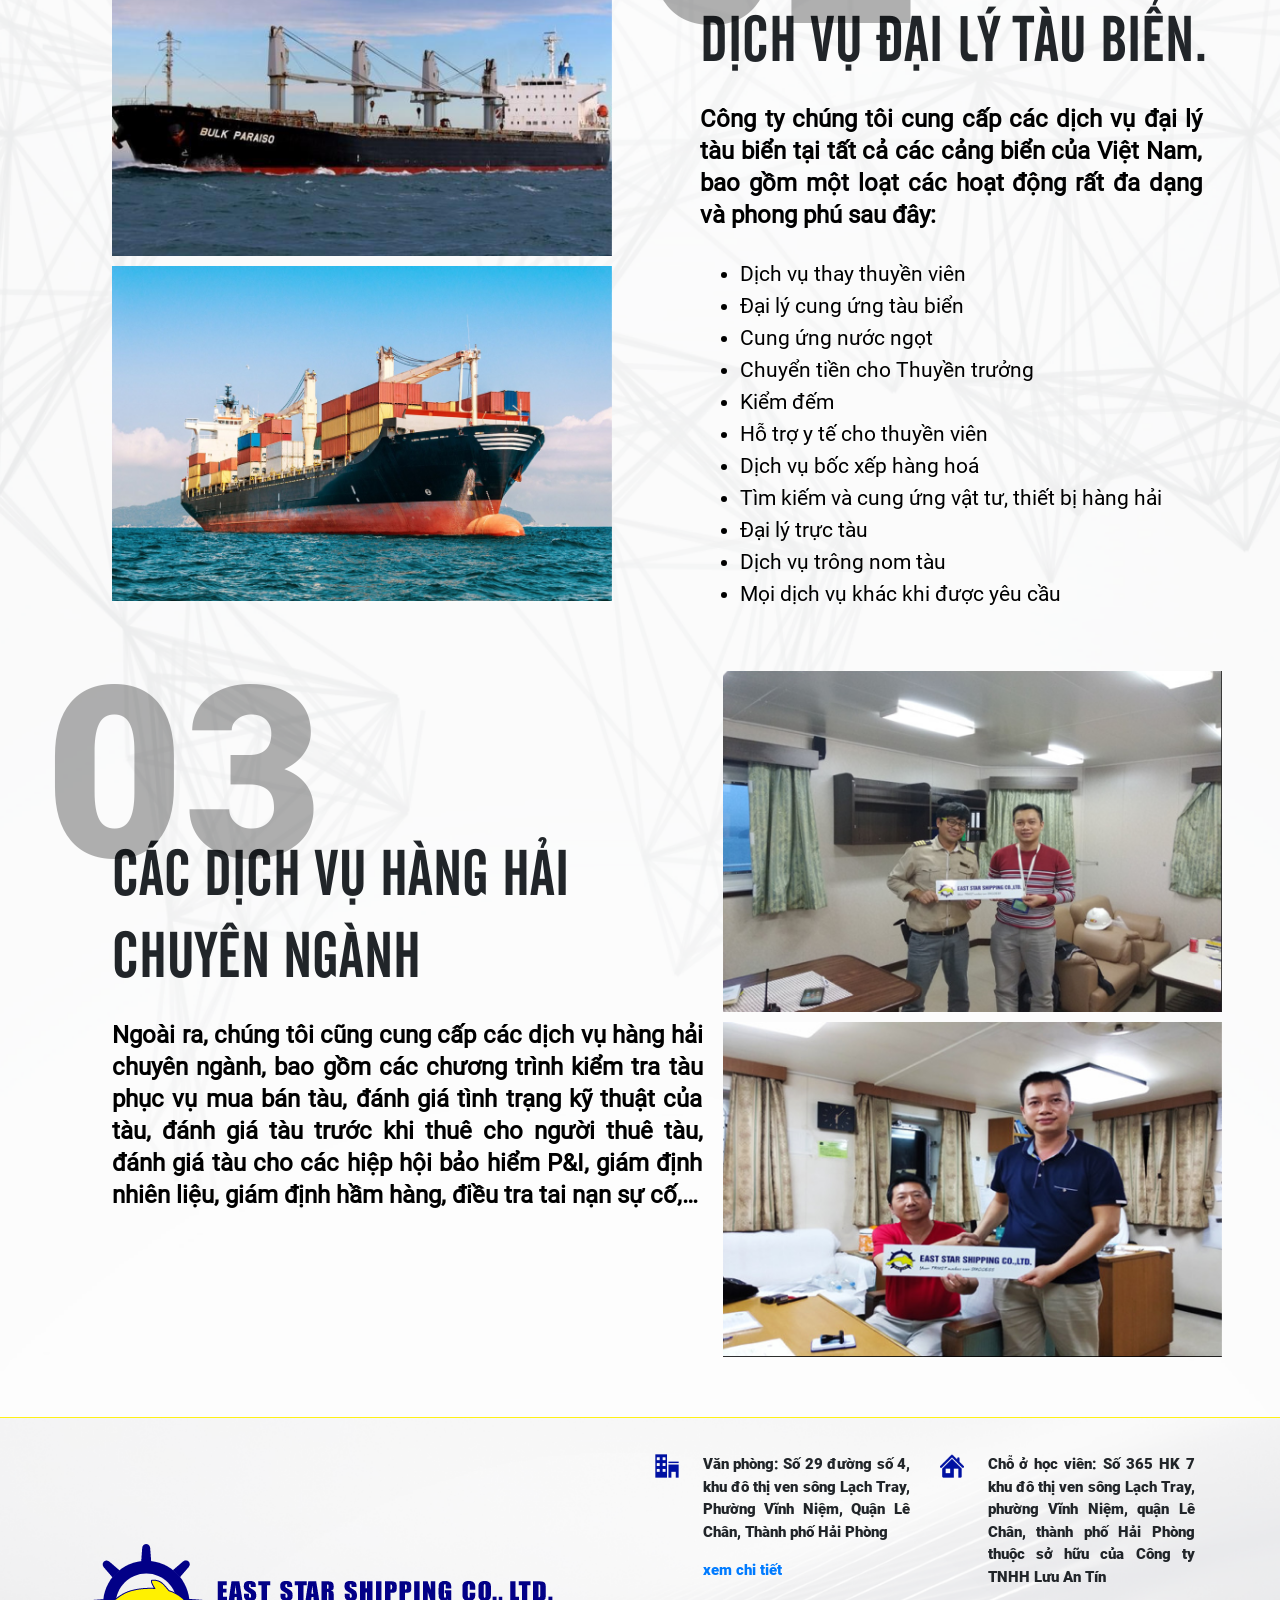
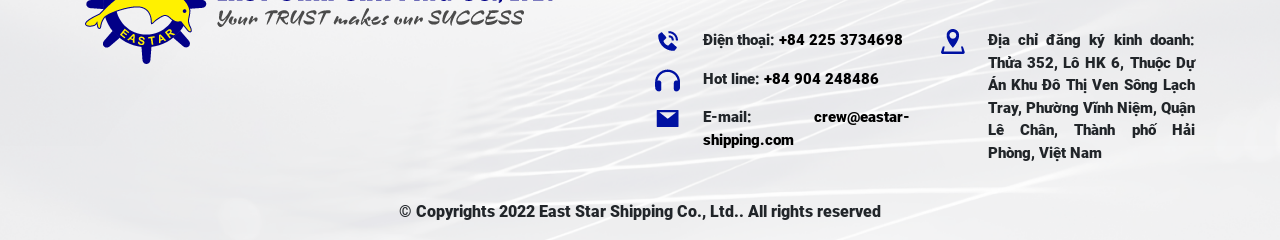
<file: service.html>
<!DOCTYPE html>
<html lang="en">

<head>
    <meta charset="UTF-8">
    <meta http-equiv="X-UA-Compatible" content="IE=edge">
    <meta name="viewport" content="width=device-width, initial-scale=1.0">
    <title>Dịch Vụ</title>

    <link rel="stylesheet" href="https://cdn.jsdelivr.net/npm/bootstrap@4.6.2/dist/css/bootstrap.min.css">
    <link rel='stylesheet' href="assets/plugins/wow/css/libs/animate.css">
    <link rel="stylesheet" href="assets/plugins/font-awesome-4.7.0/css/font-awesome.min.css ">
    <link rel="stylesheet" href="assets/plugins/OwlCarousel/dist/assets/owl.carousel.min.css ">
    <link rel="stylesheet" href="assets/plugins/OwlCarousel/dist/assets/owl.theme.default.min.css">
    <link rel="stylesheet" href="assets/css/service.css ">


</head>

<body>
    <!-- Begin header -->
    <header class="header">
        <nav id="nav" class="navbar navbar-expand-xl  navbar-light header--navbar">
            <div class="top--header">
                <div class="top--header__left">
                    <a class="navbar-brand" href="index.html">
                        <img class="header--logo" src="assets/images/logo_header_new-svg.png" alt="">
                    </a>
                </div>
                <div class="top--header__right">
                    <button type="button" class="navbar-toggler" data-toggle="collapse" data-target="#navPrimary"
                        aria-expanded="false">
                        <span class="navbar-toggler-icon"></span>
                    </button>
                    <ul class="top--header__social d-none d-xl-flex">
                        <li><a class="" href="#"><img class="" src="assets/images/LinkedIn-svg.png" alt=""></a></li>
                        <li><a class="" href="#"><img class="fb-icon" src="assets/images/Facebook-icon-svg.png"
                                    alt=""></a>
                        </li>
                        <li><a class="" href="#"><img class="" src="assets/images/Youtube-svg.png" alt=""></a></li>
                        <li><a class="" href="#"><img class="twitter-icon" src="assets/images/Twitter-svg.png"
                                    alt=""></a>
                        </li>
                    </ul>
                    <div class="dropdown d-none d-xl-flex top--header__flag">
                        <img alt="" src="assets/images/flag_vn-svg.png" />
                        <a class="nav-link dropdown-toggle" href="#" id="navbarDropdownMenuLang" data-toggle="dropdown"
                            aria-haspopup="true" aria-expanded="false">Vie</a>
                        <div class="dropdown-menu" aria-labelledby="navbarDropdownMenuLang">
                            <a class="dropdown-item" href="index.html"> Vie</a>
                            <a class="dropdown-item" href="en.html">Eng</a>
                        </div>
                    </div>
                </div>
            </div>

            <div class="navbar-collapse collapse main--menu" id="navPrimary">
                <div class="d-none d-xl-none d-md-block d-sm-block">
                    <div class="dropdown d-flex top--header__flag float-right">
                        <img alt="" src="assets/images/flag_vn-svg.png" />
                        <a class="nav-link dropdown-toggle" href="#" id="navbarDropdownMenuLang" data-toggle="dropdown"
                            aria-haspopup="true" aria-expanded="false">Vie</a>
                        <div class="dropdown-menu" aria-labelledby="navbarDropdownMenuLang">
                            <a class="dropdown-item" href="index.html"> Vie</a>
                            <a class="dropdown-item" href="#">Eng</a>
                        </div>
                    </div>
                </div>
                <div class="clearfix"></div>
                <ul class="nav navbar-nav">
                    <li class="nav-item"><a class="nav-link " href="index.html">Trang
                            chủ</a></li>
                    <li class="nav-item"><a class="nav-link active" href="service.html">Dịch vụ</a></li>
                    <li class="nav-item"><a class="nav-link " href="client.html">Danh sách đội
                            tàu và khách hàng</a></li>
                    <li class="nav-item"><a class="nav-link " href="recruitment.html">Tuyển dụng</a>
                    </li>
                    <li class="nav-item"><a class="nav-link " href="training.html">Trung tâm
                            huấn luyện thuyền viên</a></li>
                    <li class="nav-item"><a class="nav-link " href="news.html">Tin tức sự
                            kiện</a></li>
                    <li class="nav-item"><a class="nav-link " href="contact.html">Liên Hệ</a></li>
                </ul>
            </div>
        </nav>
    </header>
    <!-- End header -->
    <section class="expand">
        <div class="container ">
            <div class="nav--expand">
                <a aria-current="page" class="nav--expand__home active" href="index.html"><i
                        class="fa fa-home"></i><span class="nav--expand__home__title"> Trang chủ</span></a>
                <span class="icon"><i class="fa fa-angle-right"></i></span>
                <span class="nav--expand__title">Dịch vụ</span>
            </div>
            <hr>
        </div>
    </section>
    <!-- Begin banner -->
    <section class="banner">
        <div id="banner--slide container" class="carousel slide" data-ride="carousel">
            <ol class="carousel-indicators">
            </ol>
            <div class="carousel-inner" role="listbox">
                <div class="carousel-item active">
                    <img src="assets/images/service-banner.png" alt="First slide">
                    <div class="carousel-caption d-none d-md-block">
                        <h3>Các dịch vụ chính của công ty bao gồm đại lý cung ứng thuyền viên, đại lý tàu biển, và các dịch vụ hàng
                            hải chuyên ngành.</h3>
                    </div>
                </div>
            </div>
        </div>
    </section>
    <!-- End banner -->
    <!-- Begin service -->
    <section class="service">
        <div class="container">
            <div class="service--item">
                <div class="service--item__content">
                    <div class="service--item__rank">01</div>
                    <div class="service--item__caption">
                        <div class="caption__title">Dịch vụ đại lý cung ứng thuyền viên.</div>
                        <div class="caption__description">Dịch vụ đại lý cung ứng thuyền viên vẫn đóng vai trò là hoạt
                            động kinh doanh cốt lõi của công ty tại thời điểm hiện tại. Công ty chúng tôi hiện nay đang
                            cung ứng thuyền viên có chuyên môn tốt cho các chủ tàu uy tín và có tiếng như Union Marine
                            Management Services Pte., Ltd (UMMS), Synergy Marine, Zeaborn Ship Management và Mideast
                            Ship Management.</div>
                    </div>
                </div>
                <div class="service--item__image">
                    <img class="img-fluid" src="assets/images/service-01.png" alt="">
                </div>
            </div>
            <div class="service--item service--item--2 ">
                <div class="service--item__image">
                    <img class="img-fluid" src="assets/images/021.png" alt="">
                    <img class="img-fluid" src="assets/images/022.png" alt="">
                </div>
                <div class="service--item__content">
                    <div class="service--item__rank">02</div>
                    <div class="service--item__caption">
                        <div class="caption__title">Dịch vụ đại lý tàu biển.</div>
                        <div class="caption__description">Công ty chúng tôi cung cấp các dịch vụ đại lý tàu biển tại tất
                            cả các cảng biển của Việt Nam, bao gồm một loạt các hoạt động rất đa dạng và phong phú sau
                            đây:</div>
                        <ul>
                            <li>Dịch vụ thay thuyền viên</li>
                            <li>Đại lý cung ứng tàu biển</li>
                            <li>Cung ứng nước ngọt</li>
                            <li>Chuyển tiền cho Thuyền trưởng</li>
                            <li>Kiểm đếm</li>
                            <li>Hỗ trợ y tế cho thuyền viên</li>
                            <li>Dịch vụ bốc xếp hàng hoá</li>
                            <li>Tìm kiếm và cung ứng vật tư, thiết bị hàng hải</li>
                            <li>Đại lý trực tàu</li>
                            <li>Dịch vụ trông nom tàu</li>
                            <li>Mọi dịch vụ khác khi được yêu cầu</li>
                        </ul>
                    </div>
                </div>
            </div>
            <div class="service--item">
                <div class="service--item__content">
                    <div class="service--item__rank">03</div>
                    <div class="service--item__caption">
                        <div class="caption__title">Các dịch vụ hàng hải chuyên ngành</div>
                        <div class="caption__description">Ngoài ra, chúng tôi cũng cung cấp các dịch vụ hàng hải chuyên
                            ngành, bao gồm các chương trình kiểm tra tàu phục vụ mua bán tàu, đánh giá tình trạng kỹ
                            thuật của tàu, đánh giá tàu trước khi thuê cho người thuê tàu, đánh giá tàu cho các hiệp hội
                            bảo hiểm P&I, giám định nhiên liệu, giám định hầm hàng, điều tra tai nạn sự cố,…</div>
                    </div>
                </div>
                <div class="service--item__image">
                    <img class="img-fluid" src="assets/images/031.png" alt="">
                    <img class="img-fluid" src="assets/images/032.png" alt="">
                </div>
            </div>
        </div>
    </section>
    <!-- End service -->
    <!-- Begin footer -->
    <footer>
        <div class="container footer">
            <div class="row">
                <div class="footer--logo col-xl-6 col-md-12 col-sm-12">
                    <a href="index.html"><img class="img-fluid" src="assets/images/logo_header_new-svg.png" alt=""></a>
                </div>
                <div class="footer--content col-xl-6 col-md-12 col-sm-12">
                    <div class="row">
                        <div class="item col-xl-6 col-md-6 col-sm-12">
                            <div class="row">
                                <div class="item--icon col-xl-2 col-md-1 col-1">
                                    <img src="assets/images/company-svg.png" alt="">
                                </div>
                                <div class="item--content col-xl-10 col-md-11 col-11">
                                    <p>Văn phòng: Số 29 đường số 4, khu đô thị ven sông Lạch Tray, Phường Vĩnh Niệm,
                                        Quận Lê
                                        Chân, Thành phố Hải Phòng</p>
                                    <a href="">xem chi tiết</a>
                                </div>
                            </div>
                        </div>
                        <div class="item col-xl-6 col-md-6 col-sm-12">
                            <div class="row">
                                <div class="item--icon col-xl-2 col-md-1 col-1">
                                    <img src="assets/images/home-svg.png" alt="">
                                </div>
                                <div class="item--content col-xl-10 col-md-11 col-11">
                                    <p>Chỗ ở học viên:
                                        Số 365 HK 7 khu đô thị ven sông Lạch Tray, phường Vĩnh Niệm, quận Lê Chân, thành
                                        phố
                                        Hải Phòng thuộc sở hữu của Công ty TNHH Lưu An Tín</p>
                                </div>
                            </div>
                        </div>
                        <div class="item col-xl-6 col-md-6 col-sm-12">
                            <div class="row">
                                <div class="item--icon col-xl-2 col-md-1 col-1">
                                    <img src="assets/images/telephone-svg.png" alt="">
                                </div>
                                <div class="item--content col-xl-10 col-md-11 col-11">
                                    <p>Điện thoại: <a href="">+84 225 3734698</a></p>
                                </div>
                            </div>
                            <div class="row">
                                <div class="item--icon col-xl-2 col-md-1 col-1">
                                    <img src="assets/images/hotline-svg.png" alt="">
                                </div>
                                <div class="item--content col-xl-10 col-md-11 col-11">
                                    <p>Hot line: <a href="">+84 904 248486</a></p>
                                </div>
                            </div>
                            <div class="row">
                                <div class="item--icon col-xl-2 col-md-1 col-1">
                                    <img src="assets/images/mail-svg.png" alt="">
                                </div>
                                <div class="item--content col-xl-10 col-md-11 col-11">
                                    <p>E-mail: <a href="">crew@eastar-shipping.com</a></p>
                                </div>
                            </div>
                        </div>
                        <div class="item col-xl-6 col-md-6 col-sm-12">
                            <div class="row">
                                <div class="item--icon col-xl-2 col-md-1 col-1">
                                    <img src="assets/images/location-svg.png" alt="">
                                </div>
                                <div class="item--content col-xl-10 col-md-11 col-11">
                                    <p>Địa chỉ đăng ký kinh doanh:
                                        Thửa 352, Lô HK 6, Thuộc Dự Án Khu Đô Thị Ven Sông Lạch Tray, Phường Vĩnh
                                        Niệm, Quận Lê Chân, Thành phố Hải Phòng, Việt Nam</p>
                                </div>
                            </div>
                        </div>
                    </div>
                </div>
            </div>
            <div class="footer--copyright row">
                <div class="col-12">
                    <p>© Copyrights 2022 East Star Shipping Co., Ltd.. All rights reserved</p>
                </div>
            </div>
        </div>
    </footer>
    <!-- End footer -->
    <script src="https://cdn.jsdelivr.net/npm/jquery@3.6.4/dist/jquery.slim.min.js"></script>
    <script src="https://cdn.jsdelivr.net/npm/popper.js@1.16.1/dist/umd/popper.min.js"></script>
    <script src="https://cdn.jsdelivr.net/npm/bootstrap@4.6.2/dist/js/bootstrap.bundle.min.js"></script>
    <script src="assets/plugins/OwlCarousel/dist/owl.carousel.min.js"></script>
    <script src="assets/plugins/wow/dist/wow.min.js"></script>
    <script src="assets/js/script.js"></script>
</body>

</html>
</file>
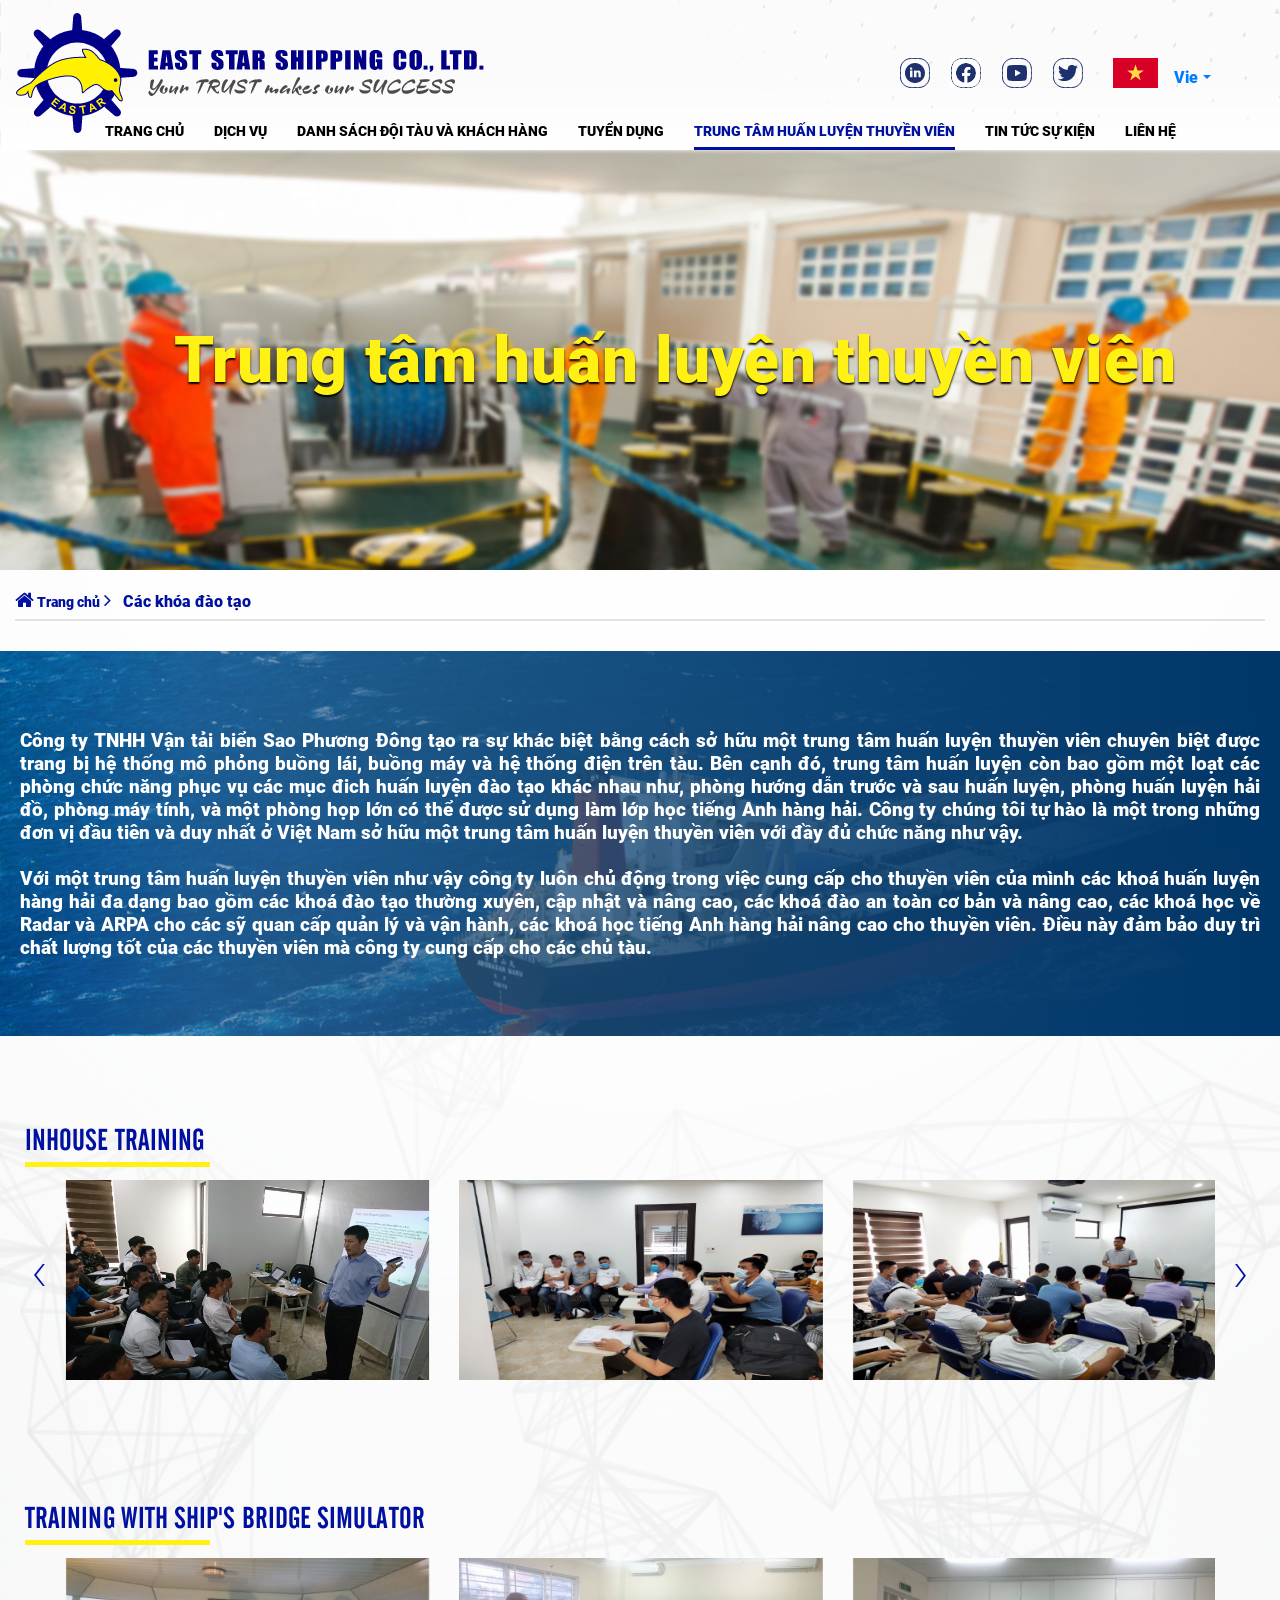
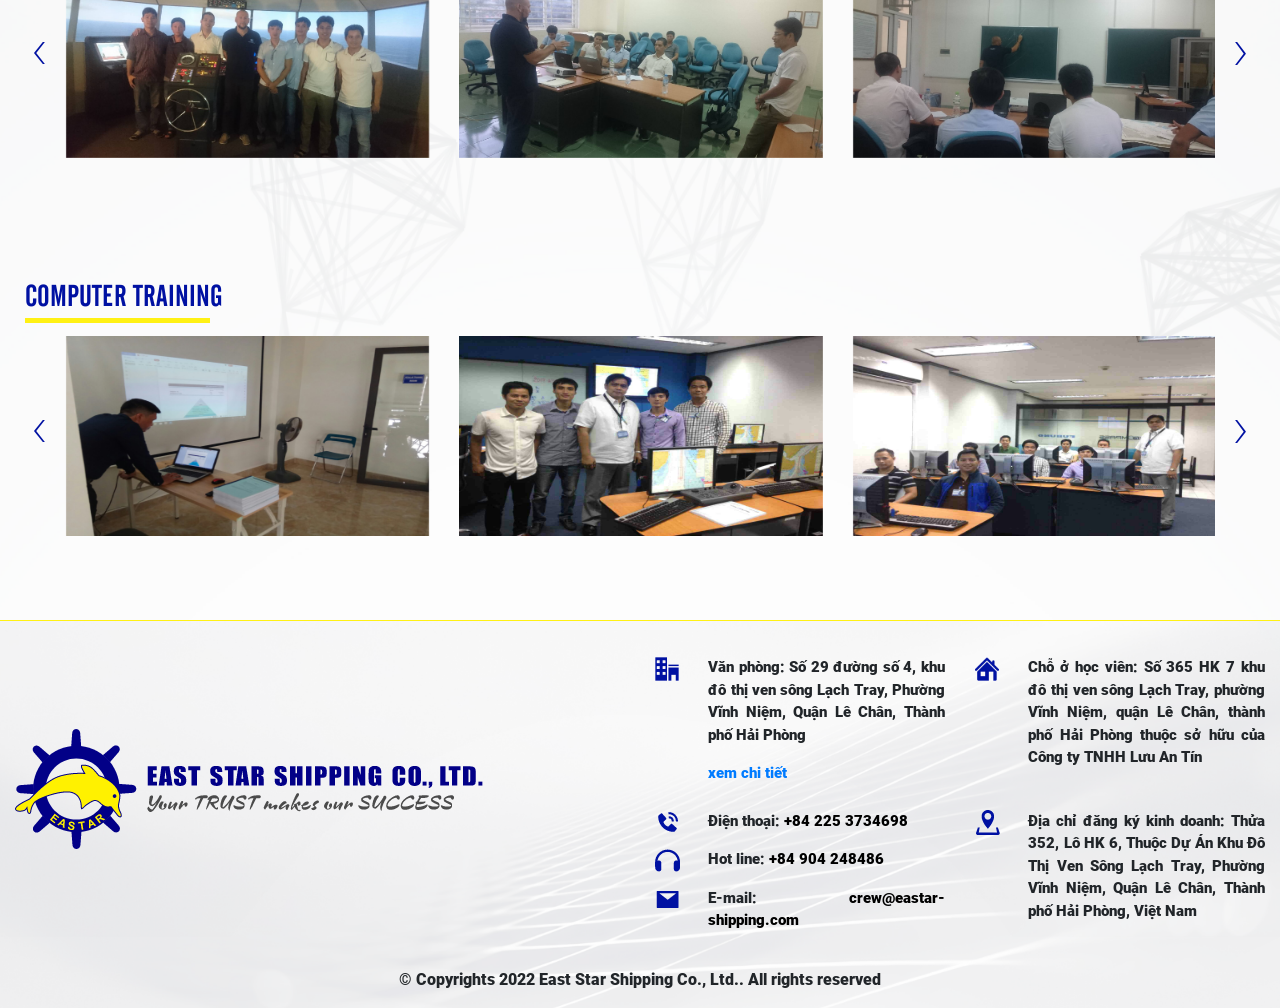
<file: training.html>
<!DOCTYPE html>
<html lang="en">

<head>
    <meta charset="UTF-8">
    <meta http-equiv="X-UA-Compatible" content="IE=edge">
    <meta name="viewport" content="width=device-width, initial-scale=1.0">
    <title>Đào Tạo</title>

    <link rel="stylesheet" href="https://cdn.jsdelivr.net/npm/bootstrap@4.6.2/dist/css/bootstrap.min.css">
    <link rel="stylesheet" href="assets/plugins/font-awesome-4.7.0/css/font-awesome.min.css ">
    <link rel="stylesheet" href="assets/plugins/OwlCarousel/dist/assets/owl.carousel.min.css ">
    <link rel="stylesheet" href="assets/plugins/OwlCarousel/dist/assets/owl.theme.default.min.css">
    <link rel="stylesheet" href="assets/plugins/lightbox2/dist/css/lightbox.min.css">
    <link rel="stylesheet" href="assets/css/training.css ">


</head>

<body>
    <!-- Begin header -->
    <header class="header">
        <nav id="nav" class="navbar navbar-expand-xl  navbar-light header--navbar">
            <div class="top--header">
                <div class="top--header__left">
                    <a class="navbar-brand" href="index.html">
                        <img class="header--logo" src="assets/images/logo_header_new-svg.png" alt="">
                    </a>
                </div>
                <div class="top--header__right">
                    <button type="button" class="navbar-toggler" data-toggle="collapse" data-target="#navPrimary"
                        aria-expanded="false">
                        <span class="navbar-toggler-icon"></span>
                    </button>
                    <ul class="top--header__social d-none d-xl-flex">
                        <li><a class="" href="#"><img class="" src="/assets/images/LinkedIn-svg.png" alt=""></a></li>
                        <li><a class="" href="#"><img class="fb-icon" src="/assets/images/Facebook-icon-svg.png"
                                    alt=""></a>
                        </li>
                        <li><a class="" href="#"><img class="" src="/assets/images/Youtube-svg.png" alt=""></a></li>
                        <li><a class="" href="#"><img class="twitter-icon" src="/assets/images/Twitter-svg.png"
                                    alt=""></a>
                        </li>
                    </ul>
                    <div class="dropdown d-none d-xl-flex top--header__flag">
                        <img alt="" src="assets/images/flag_vn-svg.png" />
                        <a class="nav-link dropdown-toggle" href="#" id="navbarDropdownMenuLang" data-toggle="dropdown"
                            aria-haspopup="true" aria-expanded="false">Vie</a>
                        <div class="dropdown-menu" aria-labelledby="navbarDropdownMenuLang">
                            <a class="dropdown-item" href="index.html"> Vie</a>
                            <a class="dropdown-item" href="en.html">Eng</a>
                        </div>
                    </div>
                </div>
            </div>

            <div class="navbar-collapse collapse main--menu" id="navPrimary">
                <div class="d-none d-xl-none d-md-block d-sm-block">
                    <div class="dropdown d-flex top--header__flag float-right">
                        <img alt="" src="assets/images/flag_vn-svg.png" />
                        <a class="nav-link dropdown-toggle" href="#" id="navbarDropdownMenuLang" data-toggle="dropdown"
                            aria-haspopup="true" aria-expanded="false">Vie</a>
                        <div class="dropdown-menu" aria-labelledby="navbarDropdownMenuLang">
                            <a class="dropdown-item" href="index.html"> Vie</a>
                            <a class="dropdown-item" href="#">Eng</a>
                        </div>
                    </div>
                </div>
                <div class="clearfix"></div>
                <ul class="nav navbar-nav">
                    <li class="nav-item"><a class="nav-link " href="index.html">Trang
                            chủ</a></li>
                    <li class="nav-item"><a class="nav-link " href="service.html">Dịch vụ</a></li>
                    <li class="nav-item"><a class="nav-link " href="client.html">Danh sách đội
                            tàu và khách hàng</a></li>
                    <li class="nav-item"><a class="nav-link " href="recruitment.html">Tuyển dụng</a>
                    </li>
                    <li class="nav-item"><a class="nav-link active" href="training.html">Trung tâm
                            huấn luyện thuyền viên</a></li>
                    <li class="nav-item"><a class="nav-link " href="news.html">Tin tức sự
                            kiện</a></li>
                    <li class="nav-item"><a class="nav-link " href="contact.html">Liên Hệ</a></li>
                </ul>
            </div>
        </nav>
    </header>
    <!-- End header -->
    <!-- Begin banner -->
    <section class="banner">
        <div class="container">
            <div class="banner--caption">
                <h3>Trung tâm huấn luyện thuyền viên</h3>
            </div>
        </div>
    </section>
    <!-- End banner -->
    <section class="expand">
        <div class="container ">
            <div class="nav--expand">
                <a aria-current="page" class="nav--expand__home active" href="index.html"><i
                        class="fa fa-home"></i><span class="nav--expand__home__title"> Trang chủ</span></a>
                <span class="icon"><i class="fa fa-angle-right"></i></span>
                <span class="nav--expand__title">Các khóa đào tạo</span>
            </div>
            <hr>
        </div>
    </section>
    <!-- Begin training -->
    <section class="training">
        <div class="training--title">
            <div class="training--title__content">
                <p>Công ty TNHH Vận tải biển Sao Phương Đông tạo ra sự khác biệt bằng cách sở hữu một trung tâm huấn
                    luyện thuyền viên chuyên biệt được trang bị hệ thống mô phỏng buồng lái, buồng máy và hệ thống
                    điện trên tàu. Bên cạnh đó, trung tâm huấn luyện còn bao gồm một loạt các phòng chức năng phục
                    vụ các mục đich huấn luyện đào tạo khác nhau như, phòng hướng dẫn trước và sau huấn luyện, phòng
                    huấn luyện hải đồ, phòng máy tính, và một phòng họp lớn có thể được sử dụng làm lớp học tiếng
                    Anh hàng hải. Công ty chúng tôi tự hào là một trong những đơn vị đầu tiên và duy nhất ở Việt Nam
                    sở hữu một trung tâm huấn luyện thuyền viên với đầy đủ chức năng như vậy.
                    <br>
                    <br>
                    Với một trung tâm huấn luyện thuyền viên như vậy công ty luôn chủ động trong việc cung cấp cho
                    thuyền viên của mình các khoá huấn luyện hàng hải đa dạng bao gồm các khoá đào tạo thường xuyên, cập
                    nhật và nâng cao, các khoá đào an toàn cơ bản và nâng cao, các khoá học về Radar và ARPA cho các sỹ
                    quan cấp quản lý và vận hành, các khoá học tiếng Anh hàng hải nâng cao cho thuyền viên. Điều này đảm
                    bảo duy trì chất lượng tốt của các thuyền viên mà công ty cung cấp cho các chủ tàu.
                </p>
            </div>
        </div>
        <div class="training--content">
            <div class="container">
                <div class="training--item">
                    <div class="training--item__title">
                        <h3>inhouse training</h3>
                    </div>
                    <div class="div">
                        <div class="owl-carousel owl-theme" id="training--1">
                            <div class="carousel--item">
                                <a data-lightbox="gallery" href="assets/images/training-4.png"><img class="img-fluid"
                                        src="assets/images/training-4.png" alt=""></a>
                            </div>
                            <div class="carousel--item">
                                <a data-lightbox="gallery" href="assets/images/training-1.png"><img class="img-fluid"
                                        src="assets/images/training-1.png" alt=""></a>
                            </div>
                            <div class="carousel--item">
                                <a data-lightbox="gallery" href="assets/images/training-2.png"><img class="img-fluid"
                                        src="assets/images/training-2.png" alt=""></a>
                            </div>
                            <div class="carousel--item">
                                <a data-lightbox="gallery" href="assets/images/training-3.png"><img class="img-fluid"
                                        src="assets/images/training-3.png" alt=""></a>
                            </div>
                        </div>
                    </div>
                </div>
                <div class="training--item">
                    <div class="training--item__title">
                        <h3>Training with ship's bridge simulator</h3>
                    </div>
                    <div class="div">
                        <div class="owl-carousel owl-theme" id="training--2">
                            <div class="carousel--item">
                                <a data-lightbox="gallery" href="assets/images/training-5.png"><img class="img-fluid"
                                        src="assets/images/training-5.png" alt=""></a>
                            </div>
                            <div class="carousel--item">
                                <a data-lightbox="gallery" href="assets/images/training-6.png"><img class="img-fluid"
                                        src="assets/images/training-6.png" alt=""></a>
                            </div>
                            <div class="carousel--item">
                                <a data-lightbox="gallery" href="assets/images/training-7.png"><img class="img-fluid"
                                        src="assets/images/training-7.png" alt=""></a>
                            </div>
                            <div class="carousel--item">
                                <a data-lightbox="gallery" href="assets/images/training-8.png"><img class="img-fluid"
                                        src="assets/images/training-8.png" alt=""></a>
                            </div>
                        </div>
                    </div>
                </div>
                <div class="training--item">
                    <div class="training--item__title">
                        <h3>Computer training</h3>
                    </div>
                    <div class="div">
                        <div class="owl-carousel owl-theme" id="training--3">
                            <div class="carousel--item">
                                <a data-lightbox="gallery" href="assets/images/training-9.png"><img class="img-fluid"
                                        src="assets/images/training-9.png" alt=""></a>
                            </div>
                            <div class="carousel--item">
                                <a data-lightbox="gallery" href="assets/images/training-10.png"><img class="img-fluid"
                                        src="assets/images/training-10.png" alt=""></a>
                            </div>
                            <div class="carousel--item">
                                <a data-lightbox="gallery" href="assets/images/training-11.png"><img class="img-fluid"
                                        src="assets/images/training-11.png" alt=""></a>
                            </div>
                        </div>
                    </div>
                </div>
            </div>
        </div>
    </section>
    <!-- End training -->
    <!-- Begin footer -->
    <footer>
        <div class="container">
            <div class="row">
                <div class="footer--logo col-xl-6 col-md-12 col-sm-12">
                    <a href="index.html"><img class="img-fluid" src="assets/images/logo_header_new-svg.png" alt=""></a>
                </div>
                <div class="footer--content col-xl-6 col-md-12 col-sm-12">
                    <div class="row">
                        <div class="item col-xl-6 col-md-6 col-sm-12">
                            <div class="row">
                                <div class="item--icon col-xl-2 col-md-1 col-1">
                                    <img src="assets/images/company-svg.png" alt="">
                                </div>
                                <div class="item--content col-xl-10 col-md-11 col-11">
                                    <p>Văn phòng: Số 29 đường số 4, khu đô thị ven sông Lạch Tray, Phường Vĩnh Niệm,
                                        Quận Lê
                                        Chân, Thành phố Hải Phòng</p>
                                    <a href="">xem chi tiết</a>
                                </div>
                            </div>
                        </div>
                        <div class="item col-xl-6 col-md-6 col-sm-12">
                            <div class="row">
                                <div class="item--icon col-xl-2 col-md-1 col-1">
                                    <img src="assets/images/home-svg.png" alt="">
                                </div>
                                <div class="item--content col-xl-10 col-md-11 col-11">
                                    <p>Chỗ ở học viên:
                                        Số 365 HK 7 khu đô thị ven sông Lạch Tray, phường Vĩnh Niệm, quận Lê Chân, thành
                                        phố
                                        Hải Phòng thuộc sở hữu của Công ty TNHH Lưu An Tín</p>
                                </div>
                            </div>
                        </div>
                        <div class="item col-xl-6 col-md-6 col-sm-12">
                            <div class="row">
                                <div class="item--icon col-xl-2 col-md-1 col-1">
                                    <img src="assets/images/telephone-svg.png" alt="">
                                </div>
                                <div class="item--content col-xl-10 col-md-11 col-11">
                                    <p>Điện thoại: <a href="">+84 225 3734698</a></p>
                                </div>
                            </div>
                            <div class="row">
                                <div class="item--icon col-xl-2 col-md-1 col-1">
                                    <img src="assets/images/hotline-svg.png" alt="">
                                </div>
                                <div class="item--content col-xl-10 col-md-11 col-11">
                                    <p>Hot line: <a href="">+84 904 248486</a></p>
                                </div>
                            </div>
                            <div class="row">
                                <div class="item--icon col-xl-2 col-md-1 col-1">
                                    <img src="assets/images/mail-svg.png" alt="">
                                </div>
                                <div class="item--content col-xl-10 col-md-11 col-11">
                                    <p>E-mail: <a href="">crew@eastar-shipping.com</a></p>
                                </div>
                            </div>
                        </div>
                        <div class="item col-xl-6 col-md-6 col-sm-12">
                            <div class="row">
                                <div class="item--icon col-xl-2 col-md-1 col-1">
                                    <img src="assets/images/location-svg.png" alt="">
                                </div>
                                <div class="item--content col-xl-10 col-md-11 col-11">
                                    <p>Địa chỉ đăng ký kinh doanh:
                                        Thửa 352, Lô HK 6, Thuộc Dự Án Khu Đô Thị Ven Sông Lạch Tray, Phường Vĩnh
                                        Niệm, Quận Lê Chân, Thành phố Hải Phòng, Việt Nam</p>
                                </div>
                            </div>
                        </div>
                    </div>
                </div>
            </div>
            <div class="footer--copyright row">
                <div class="col-12">
                    <p>© Copyrights 2022 East Star Shipping Co., Ltd.. All rights reserved</p>
                </div>
            </div>
        </div>
    </footer>
    <!-- End footer -->
    <script src="https://cdn.jsdelivr.net/npm/jquery@3.6.4/dist/jquery.slim.min.js"></script>
    <script src="https://cdn.jsdelivr.net/npm/popper.js@1.16.1/dist/umd/popper.min.js"></script>
    <script src="https://cdn.jsdelivr.net/npm/bootstrap@4.6.2/dist/js/bootstrap.bundle.min.js"></script>
    <script src="assets/plugins/lightbox2/dist/js/lightbox-plus-jquery.min.js"></script>
    <script src="assets/plugins/OwlCarousel/dist/owl.carousel.min.js"></script>
    <script src="assets/js/script.js"></script>

</body>

</html>
</file>
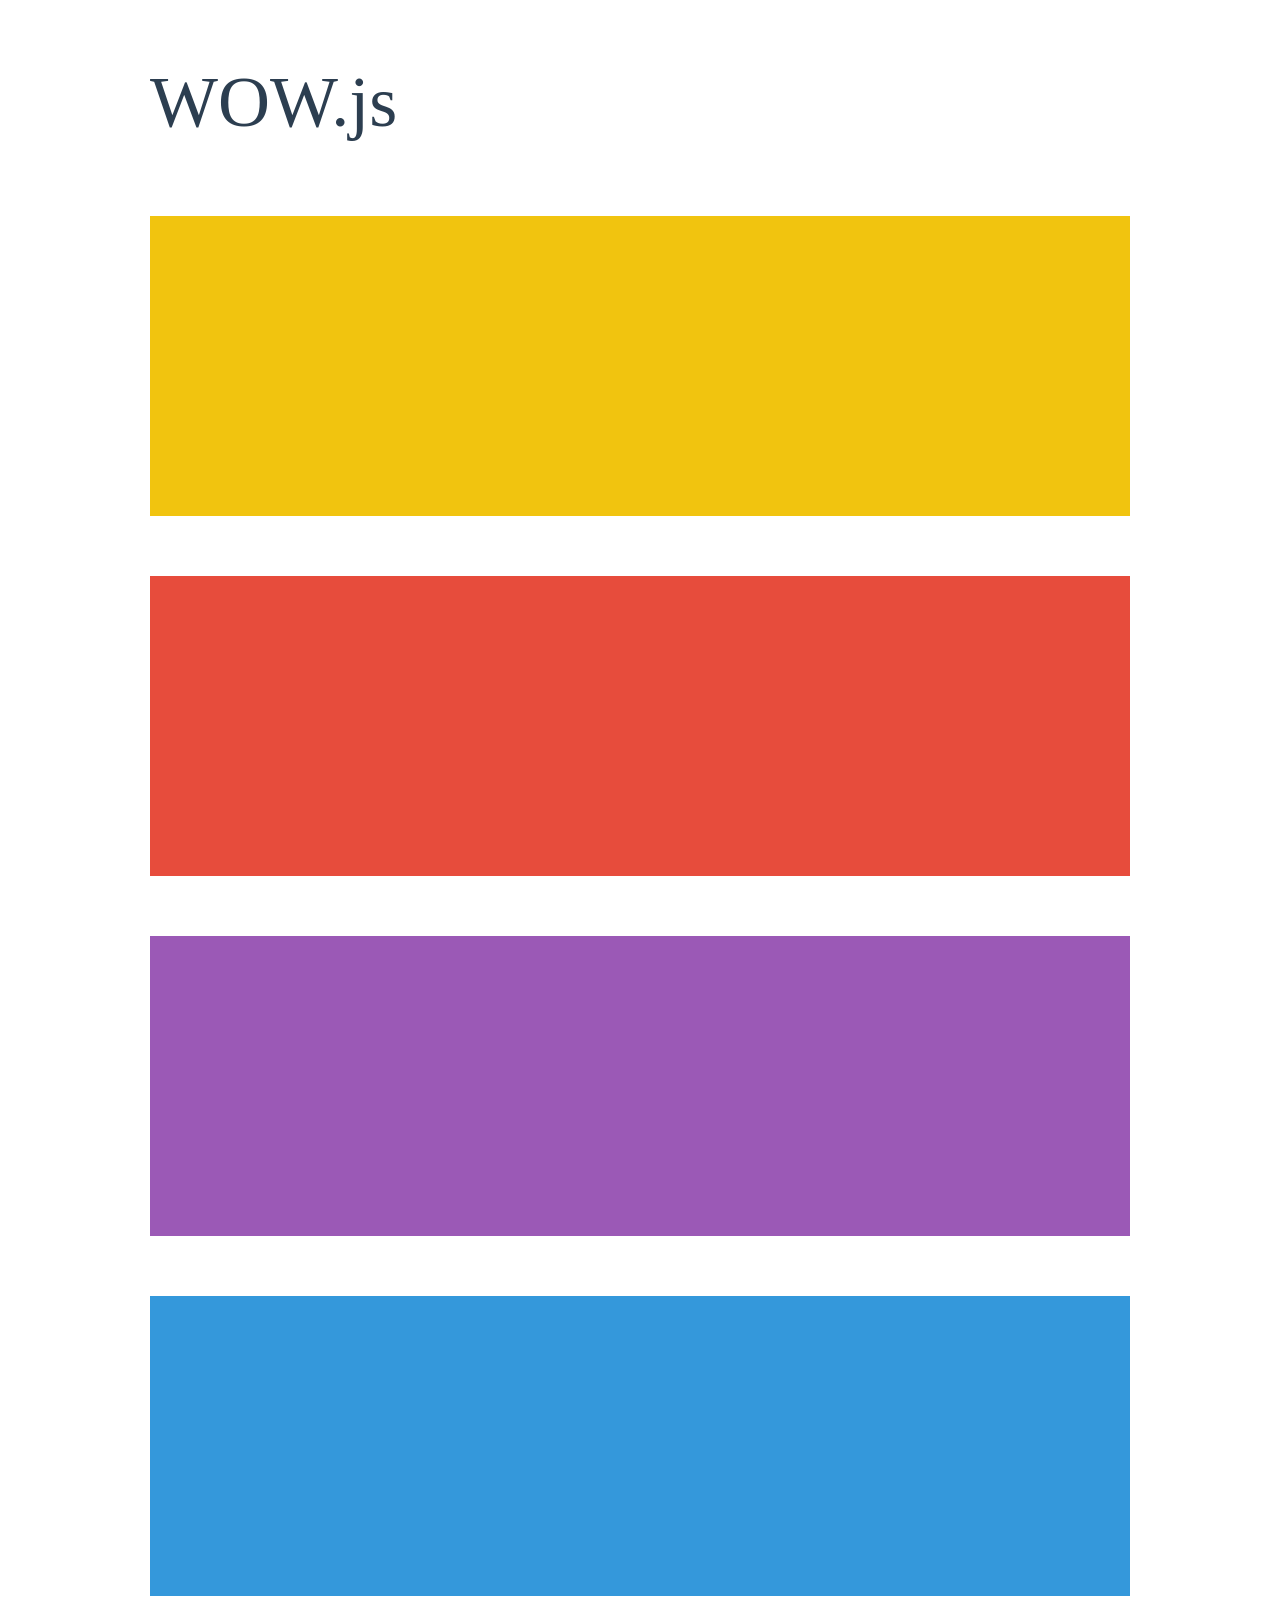
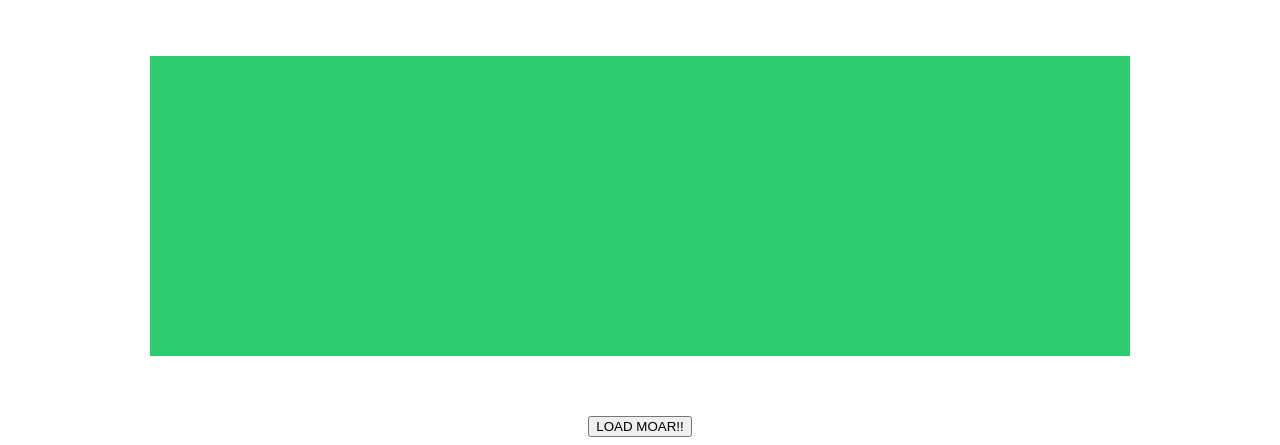
<file: assets/plugins/wow/demo.html>
<!doctype html>

<html lang="en">
<head>
  <meta charset="utf-8">
  <title>WOW</title>
  <link rel="stylesheet" href="css/libs/animate.css">
  <link rel="stylesheet" href="css/site.css">
  <style>
    .wow:first-child {
      visibility: hidden;
    }
  </style>
  <!--[if IE]>
    <script src="http://html5shiv.googlecode.com/svn/trunk/html5.js"></script>
  <![endif]-->
</head>

<body>
  <div id="container">
    <header>
      <h1>WOW.js</h1>
    </header>
    <div id="main">
      <section class="wow fadeInDown" style="background-color: #f1c40f;"></section>
      <section class="wow pulse" style="background-color: #e74c3c;" data-wow-iteration="infinite" data-wow-duration="1500ms"></section>
      <section class="section--purple wow slideInRight" data-wow-delay="2s"></section>
      <section class="section--blue wow bounceInLeft" data-wow-offset="300"></section>
      <section class="section--green wow slideInLeft" data-wow-duration="4s"></section>
      <button id="moar">LOAD MOAR!!</button>
    </div>
  </div>
  <script src="dist/wow.js"></script>
  <script>
    wow = new WOW(
      {
        animateClass: 'animated',
        offset:       100,
        callback:     function(box) {
          console.log("WOW: animating <" + box.tagName.toLowerCase() + ">")
        }
      }
    );
    wow.init();
    document.getElementById('moar').onclick = function() {
      var section = document.createElement('section');
      section.className = 'section--purple wow fadeInDown';
      this.parentNode.insertBefore(section, this);
    };
  </script>
</body>
</html>
</file>
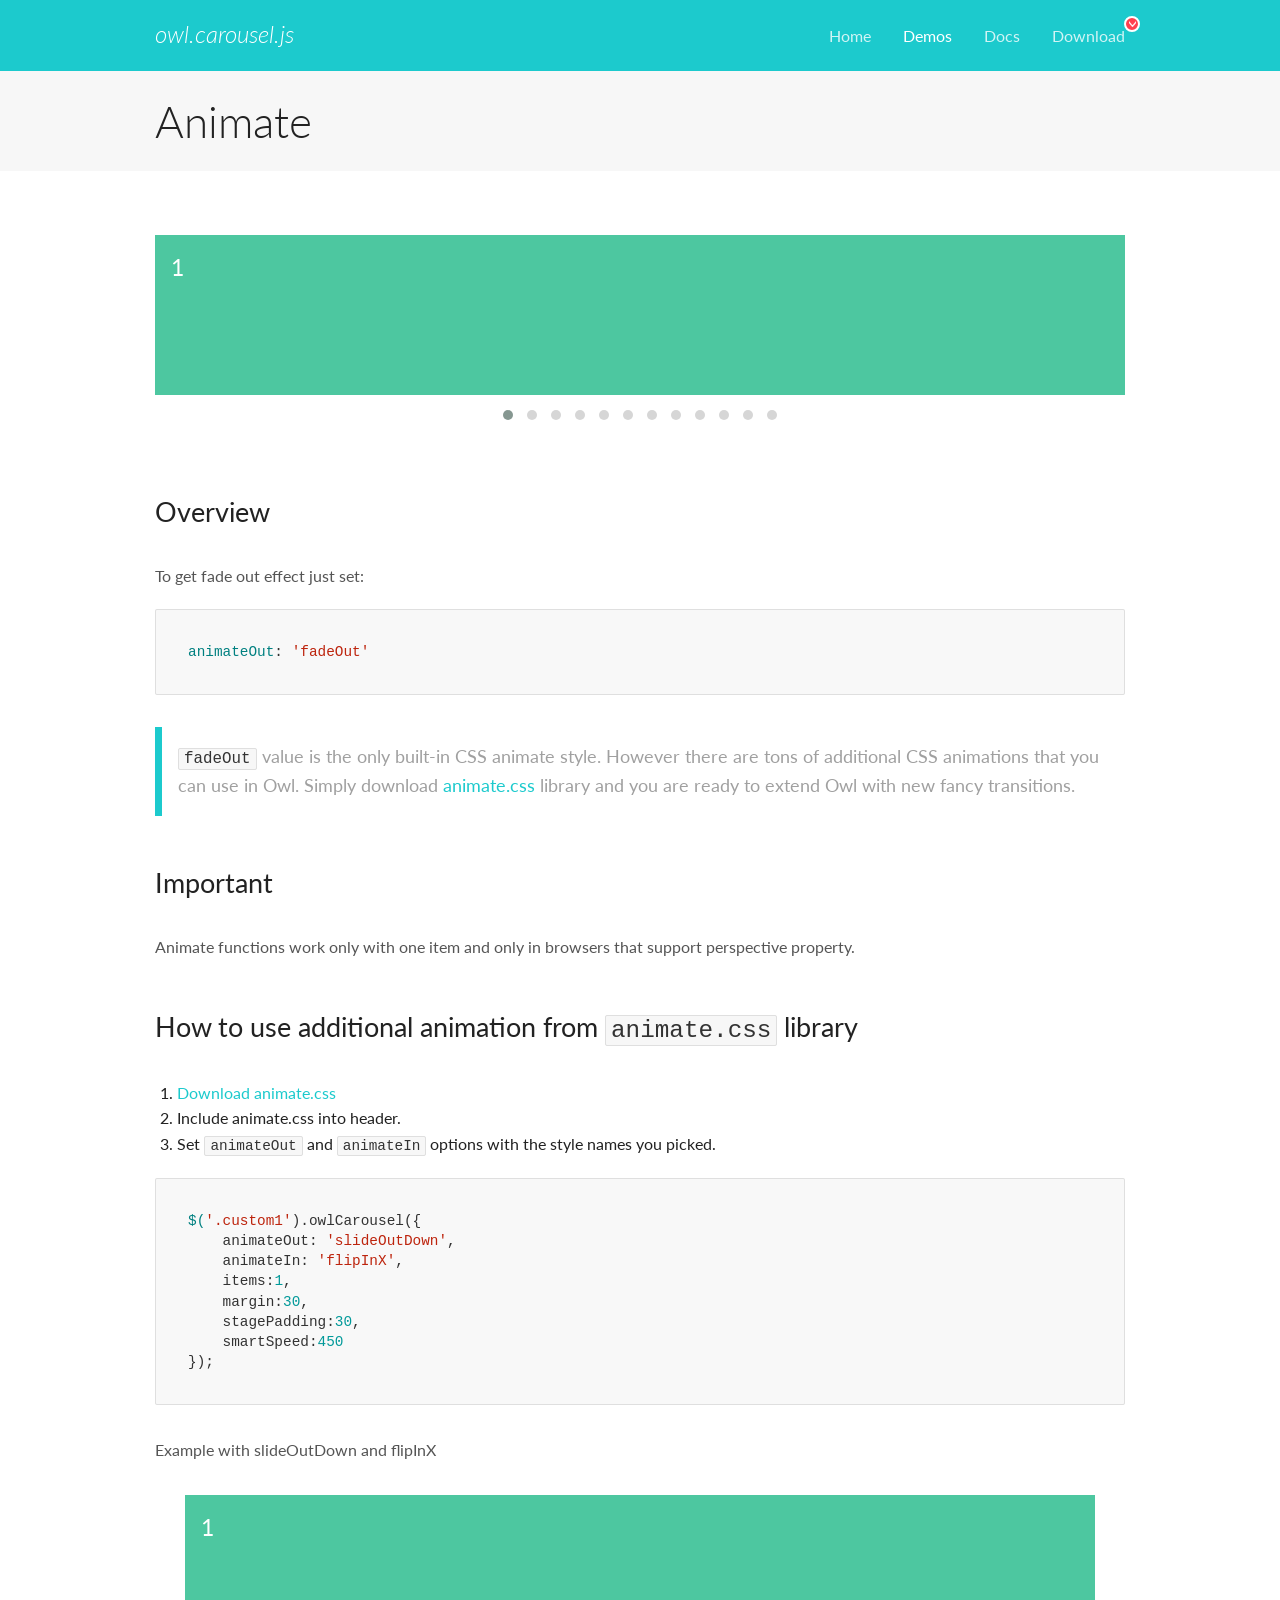
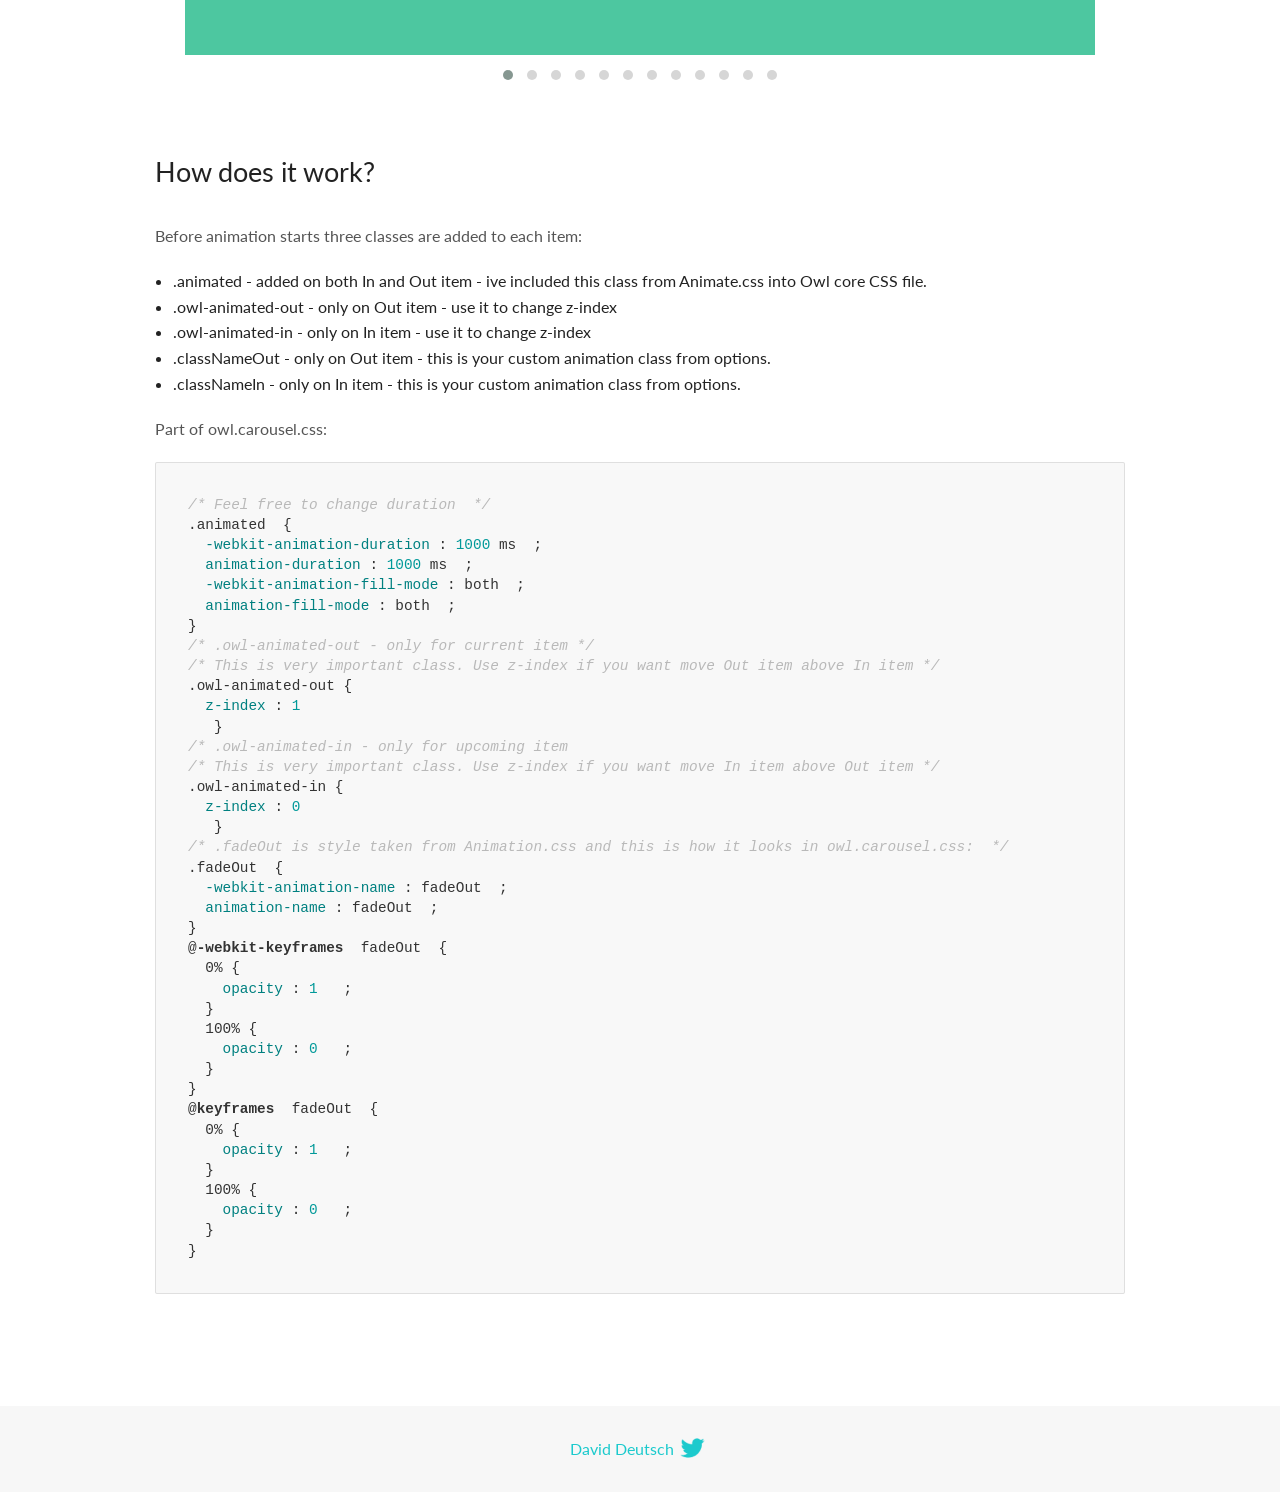
<file: assets/plugins/OwlCarousel/docs/demos/animate.html>
<!DOCTYPE html>
<html lang="en">
  <head>

    <!-- head -->
    <meta charset="utf-8">
    <meta name="msapplication-tap-highlight" content="no" />
    <meta name="viewport" content="width=device-width, initial-scale=1.0" />
    <meta name="description" content="Animate carousel">
    <meta name="author" content="David Deutsch">
    <title>
      Animate Demo | Owl Carousel | 2.3.4
    </title>

    <!-- Stylesheets -->
    <link href='https://fonts.googleapis.com/css?family=Lato:300,400,700,400italic,300italic' rel='stylesheet' type='text/css'>
    <link rel="stylesheet" href="../assets/css/docs.theme.min.css">

    <!-- Owl Stylesheets -->
    <link rel="stylesheet" href="../assets/owlcarousel/assets/owl.carousel.min.css">
    <link rel="stylesheet" href="../assets/owlcarousel/assets/owl.theme.default.min.css">

    <!-- HTML5 shim and Respond.js IE8 support of HTML5 elements and media queries -->

    <!--[if lt IE 9]>
      <script src="https://oss.maxcdn.com/libs/html5shiv/3.7.0/html5shiv.js"></script>
      <script src="https://oss.maxcdn.com/libs/respond.js/1.3.0/respond.min.js"></script>
    <![endif]-->

    <!-- Favicons -->
    <link rel="apple-touch-icon-precomposed" sizes="144x144" href="../assets/ico/apple-touch-icon-144-precomposed.png">
    <link rel="shortcut icon" href="../assets/ico/favicon.png">
    <link rel="shortcut icon" href="favicon.ico">

    <!-- Yeah i know js should not be in header. Its required for demos.-->

    <!-- javascript -->
    <script src="../assets/vendors/jquery.min.js"></script>
    <script src="../assets/owlcarousel/owl.carousel.js"></script>
  </head>
  <body>

    <!-- header -->
    <header class="header">
      <div class="row">
        <div class="large-12 columns">
          <div class="brand left">
            <h3>
              <a href="/OwlCarousel2/">owl.carousel.js</a> 
            </h3>
          </div>
          <a id="toggle-nav" class="right">
            <span></span> <span></span> <span></span> 
          </a> 
          <div class="nav-bar">
            <ul class="clearfix">
              <li> <a href="/OwlCarousel2/index.html">Home</a>  </li>
              <li class="active">
                <a href="/OwlCarousel2/demos/demos.html">Demos</a> 
              </li>
              <li> <a href="/OwlCarousel2/docs/started-welcome.html">Docs</a>  </li>
              <li>
                <a href="https://github.com/OwlCarousel2/OwlCarousel2/archive/2.3.4.zip">Download</a> 
                <span class="download"></span> 
              </li>
            </ul>
          </div>
        </div>
      </div>
    </header>

    <!-- title -->
    <section class="title">
      <div class="row">
        <div class="large-12 columns">
          <h1>Animate</h1>
        </div>
      </div>
    </section>

    <!--  Demos -->
    <section id="demos">
      <div class="row">
        <div class="large-12 columns">
          <div class="fadeOut owl-carousel owl-theme">
            <div class="item">
              <h4>1</h4>
            </div>
            <div class="item">
              <h4>2</h4>
            </div>
            <div class="item">
              <h4>3</h4>
            </div>
            <div class="item">
              <h4>4</h4>
            </div>
            <div class="item">
              <h4>5</h4>
            </div>
            <div class="item">
              <h4>6</h4>
            </div>
            <div class="item">
              <h4>7</h4>
            </div>
            <div class="item">
              <h4>8</h4>
            </div>
            <div class="item">
              <h4>9</h4>
            </div>
            <div class="item">
              <h4>10</h4>
            </div>
            <div class="item">
              <h4>11</h4>
            </div>
            <div class="item">
              <h4>12</h4>
            </div>
          </div>
          <h3 id="overview">Overview</h3>
          <p>To get fade out effect just set:</p>
          <pre><code>animateOut: &#39;fadeOut&#39;</code></pre>
          <blockquote>
            <p><code>fadeOut</code> value is the only built-in CSS animate style. However there are tons of additional CSS animations that you can use in Owl. Simply download
              <a href="https://daneden.github.io/animate.css/">animate.css</a>  library and you are ready to extend Owl with new fancy transitions.</p>
          </blockquote>
          <h3 id="important">Important</h3>
          <p>Animate functions work only with one item and only in browsers that support perspective property.</p>
          <h3 id="how-to-use-additional-animation-from-animate-css-library">How to use additional animation from <code>animate.css</code> library</h3>
          <ol>
            <li> <a href="https://daneden.github.io/animate.css/">Download animate.css</a>  </li>
            <li>Include animate.css into header.</li>
            <li>Set <code>animateOut</code> and <code>animateIn</code> options with the style names you picked.</li>
          </ol>
          <pre><code>$(&#39;.custom1&#39;).owlCarousel({
    animateOut: &#39;slideOutDown&#39;,
    animateIn: &#39;flipInX&#39;,
    items:1,
    margin:30,
    stagePadding:30,
    smartSpeed:450
});</code></pre>
          <p>Example with slideOutDown and flipInX</p>
          <div class="custom1 owl-carousel owl-theme">
            <div class="item">
              <h4>1</h4>
            </div>
            <div class="item">
              <h4>2</h4>
            </div>
            <div class="item">
              <h4>3</h4>
            </div>
            <div class="item">
              <h4>4</h4>
            </div>
            <div class="item">
              <h4>5</h4>
            </div>
            <div class="item">
              <h4>6</h4>
            </div>
            <div class="item">
              <h4>7</h4>
            </div>
            <div class="item">
              <h4>8</h4>
            </div>
            <div class="item">
              <h4>9</h4>
            </div>
            <div class="item">
              <h4>10</h4>
            </div>
            <div class="item">
              <h4>11</h4>
            </div>
            <div class="item">
              <h4>12</h4>
            </div>
          </div>
          <h3 id="how-does-it-work-">How does it work?</h3>
          <p>Before animation starts three classes are added to each item:</p>
          <ul>
            <li>.animated - added on both In and Out item - ive included this class from Animate.css into Owl core CSS file.</li>
            <li>.owl-animated-out - only on Out item - use it to change z-index</li>
            <li>.owl-animated-in - only on In item - use it to change z-index</li>
            <li>.classNameOut - only on Out item - this is your custom animation class from options.</li>
            <li>.classNameIn - only on In item - this is your custom animation class from options.</li>
          </ul>
          <p>Part of owl.carousel.css:</p>
          <pre><code class="language-css"><span class="comment">/* Feel free to change duration  */</span> 
<span class="class">.animated</span>  <span class="rules">{
  <span class="rule"><span class="attribute">-webkit-animation-duration</span> :<span class="value"> <span class="number">1000</span> ms</span> </span> ;
  <span class="rule"><span class="attribute">animation-duration</span> :<span class="value"> <span class="number">1000</span> ms</span> </span> ;
  <span class="rule"><span class="attribute">-webkit-animation-fill-mode</span> :<span class="value"> both</span> </span> ;
  <span class="rule"><span class="attribute">animation-fill-mode</span> :<span class="value"> both</span> </span> ;
<span class="rule">}</span> </span> 
<span class="comment">/* .owl-animated-out - only for current item */</span> 
<span class="comment">/* This is very important class. Use z-index if you want move Out item above In item */</span> 
<span class="class">.owl-animated-out</span> <span class="rules">{
  <span class="rule"><span class="attribute">z-index</span> :<span class="value"> <span class="number">1</span> 
</span> </span> </span> }
<span class="comment">/* .owl-animated-in - only for upcoming item
/* This is very important class. Use z-index if you want move In item above Out item */</span> 
<span class="class">.owl-animated-in</span> <span class="rules">{
  <span class="rule"><span class="attribute">z-index</span> :<span class="value"> <span class="number">0</span> 
</span> </span> </span> }
<span class="comment">/* .fadeOut is style taken from Animation.css and this is how it looks in owl.carousel.css:  */</span> 
<span class="class">.fadeOut</span>  <span class="rules">{
  <span class="rule"><span class="attribute">-webkit-animation-name</span> :<span class="value"> fadeOut</span> </span> ;
  <span class="rule"><span class="attribute">animation-name</span> :<span class="value"> fadeOut</span> </span> ;
<span class="rule">}</span> </span> 
<span class="at_rule">@<span class="keyword">-webkit-keyframes</span>  fadeOut </span> {
  0% <span class="rules">{
    <span class="rule"><span class="attribute">opacity</span> :<span class="value"> <span class="number">1</span> </span> </span> ;
  <span class="rule">}</span> </span> 
  100% <span class="rules">{
    <span class="rule"><span class="attribute">opacity</span> :<span class="value"> <span class="number">0</span> </span> </span> ;
  <span class="rule">}</span> </span> 
}
<span class="at_rule">@<span class="keyword">keyframes</span>  fadeOut </span> {
  0% <span class="rules">{
    <span class="rule"><span class="attribute">opacity</span> :<span class="value"> <span class="number">1</span> </span> </span> ;
  <span class="rule">}</span> </span> 
  100% <span class="rules">{
    <span class="rule"><span class="attribute">opacity</span> :<span class="value"> <span class="number">0</span> </span> </span> ;
  <span class="rule">}</span> </span> 
}</code></pre>
          <link rel="stylesheet" href="../assets/css/animate.css">
          <script>
            jQuery(document).ready(function($) {
              $('.fadeOut').owlCarousel({
                items: 1,
                animateOut: 'fadeOut',
                loop: true,
                margin: 10,
              });
              $('.custom1').owlCarousel({
                animateOut: 'slideOutDown',
                animateIn: 'flipInX',
                items: 1,
                margin: 30,
                stagePadding: 30,
                smartSpeed: 450
              });
            });
          </script>
        </div>
      </div>
    </section>

    <!-- footer -->
    <footer class="footer">
      <div class="row">
        <div class="large-12 columns">
          <h5>
            <a href="/OwlCarousel2/docs/support-contact.html">David Deutsch</a> 
            <a id="custom-tweet-button" href="https://twitter.com/share?url=https://github.com/OwlCarousel2/OwlCarousel2&text=Owl Carousel - This is so awesome! " target="_blank"></a> 
          </h5>
        </div>
      </div>
    </footer>

    <!-- vendors -->
    <script src="../assets/vendors/highlight.js"></script>
    <script src="../assets/js/app.js"></script>
  </body>
</html>
</file>
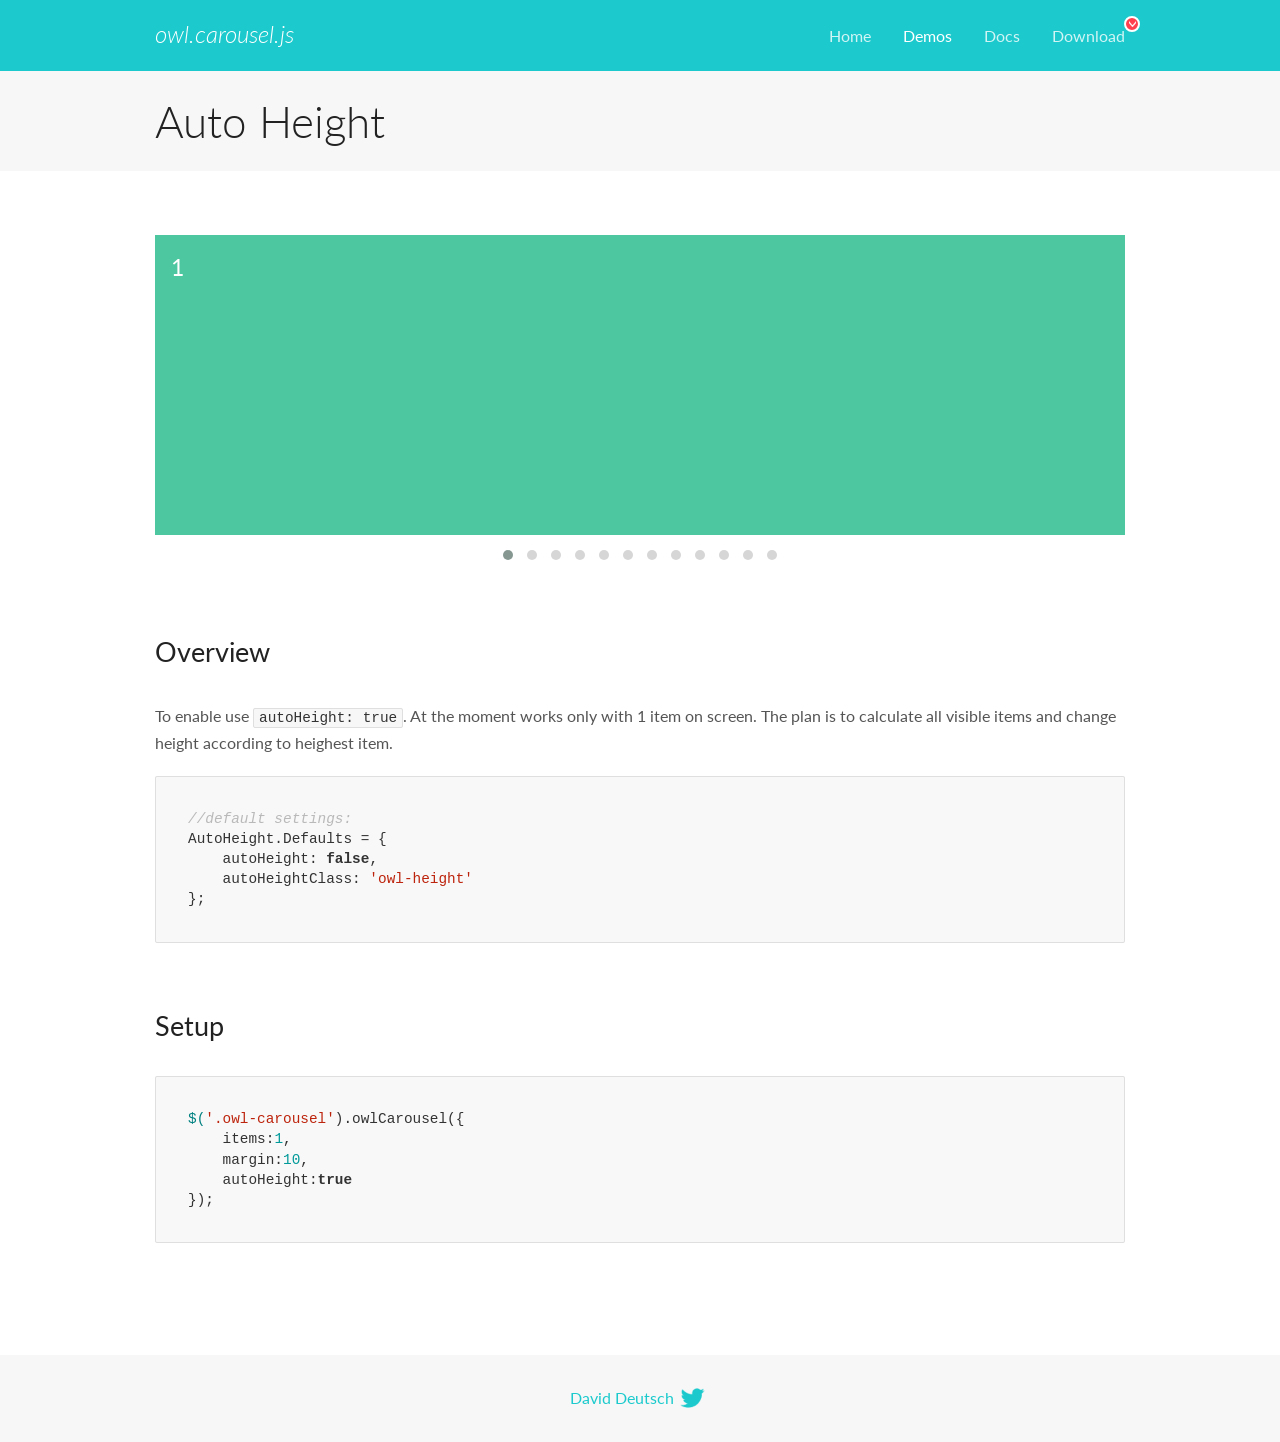
<file: assets/plugins/OwlCarousel/docs/demos/autoheight.html>
<!DOCTYPE html>
<html lang="en">
  <head>

    <!-- head -->
    <meta charset="utf-8">
    <meta name="msapplication-tap-highlight" content="no" />
    <meta name="viewport" content="width=device-width, initial-scale=1.0" />
    <meta name="description" content="autoHeight usage demo">
    <meta name="author" content="David Deutsch">
    <title>
      Auto Height Demo | Owl Carousel | 2.3.4
    </title>

    <!-- Stylesheets -->
    <link href='https://fonts.googleapis.com/css?family=Lato:300,400,700,400italic,300italic' rel='stylesheet' type='text/css'>
    <link rel="stylesheet" href="../assets/css/docs.theme.min.css">

    <!-- Owl Stylesheets -->
    <link rel="stylesheet" href="../assets/owlcarousel/assets/owl.carousel.min.css">
    <link rel="stylesheet" href="../assets/owlcarousel/assets/owl.theme.default.min.css">

    <!-- HTML5 shim and Respond.js IE8 support of HTML5 elements and media queries -->

    <!--[if lt IE 9]>
      <script src="https://oss.maxcdn.com/libs/html5shiv/3.7.0/html5shiv.js"></script>
      <script src="https://oss.maxcdn.com/libs/respond.js/1.3.0/respond.min.js"></script>
    <![endif]-->

    <!-- Favicons -->
    <link rel="apple-touch-icon-precomposed" sizes="144x144" href="../assets/ico/apple-touch-icon-144-precomposed.png">
    <link rel="shortcut icon" href="../assets/ico/favicon.png">
    <link rel="shortcut icon" href="favicon.ico">

    <!-- Yeah i know js should not be in header. Its required for demos.-->

    <!-- javascript -->
    <script src="../assets/vendors/jquery.min.js"></script>
    <script src="../assets/owlcarousel/owl.carousel.js"></script>
  </head>
  <body>

    <!-- header -->
    <header class="header">
      <div class="row">
        <div class="large-12 columns">
          <div class="brand left">
            <h3>
              <a href="/OwlCarousel2/">owl.carousel.js</a> 
            </h3>
          </div>
          <a id="toggle-nav" class="right">
            <span></span> <span></span> <span></span> 
          </a> 
          <div class="nav-bar">
            <ul class="clearfix">
              <li> <a href="/OwlCarousel2/index.html">Home</a>  </li>
              <li class="active">
                <a href="/OwlCarousel2/demos/demos.html">Demos</a> 
              </li>
              <li> <a href="/OwlCarousel2/docs/started-welcome.html">Docs</a>  </li>
              <li>
                <a href="https://github.com/OwlCarousel2/OwlCarousel2/archive/2.3.4.zip">Download</a> 
                <span class="download"></span> 
              </li>
            </ul>
          </div>
        </div>
      </div>
    </header>

    <!-- title -->
    <section class="title">
      <div class="row">
        <div class="large-12 columns">
          <h1>Auto Height</h1>
        </div>
      </div>
    </section>

    <!--  Demos -->
    <section id="demos">
      <div class="row">
        <div class="large-12 columns">
          <div class="owl-carousel owl-theme">
            <div class="item" style="height:300px">
              <h4>1</h4>
            </div>
            <div class="item" style="height:100px">
              <h4>2</h4>
            </div>
            <div class="item" style="height:500px">
              <h4>3</h4>
            </div>
            <div class="item" style="height:250px">
              <h4>4</h4>
            </div>
            <div class="item" style="height:400px">
              <h4>5</h4>
            </div>
            <div class="item" style="height:500px">
              <h4>6</h4>
            </div>
            <div class="item" style="height:600px">
              <h4>7</h4>
            </div>
            <div class="item" style="height:400px">
              <h4>8</h4>
            </div>
            <div class="item" style="height:300px">
              <h4>9</h4>
            </div>
            <div class="item" style="height:350px">
              <h4>10</h4>
            </div>
            <div class="item" style="height:200px">
              <h4>11</h4>
            </div>
            <div class="item" style="height:150px">
              <h4>12</h4>
            </div>
          </div>
          <h3 id="overview">Overview</h3>
          <p>To enable use <code>autoHeight: true</code>. At the moment works only with 1 item on screen. The plan is to calculate all visible items and change height according to heighest item.</p>
          <pre><code>//default settings:
AutoHeight.Defaults = {
    autoHeight: false,
    autoHeightClass: &#39;owl-height&#39;
};</code></pre>
          <h3 id="setup">Setup</h3>
          <pre><code>$(&#39;.owl-carousel&#39;).owlCarousel({
    items:1,
    margin:10,
    autoHeight:true
});</code></pre>
          <script>
            $(document).ready(function() {
              $('.owl-carousel').owlCarousel({
                items: 1,
                margin: 10,
                autoHeight: true
              });
            })
          </script>
        </div>
      </div>
    </section>

    <!-- footer -->
    <footer class="footer">
      <div class="row">
        <div class="large-12 columns">
          <h5>
            <a href="/OwlCarousel2/docs/support-contact.html">David Deutsch</a> 
            <a id="custom-tweet-button" href="https://twitter.com/share?url=https://github.com/OwlCarousel2/OwlCarousel2&text=Owl Carousel - This is so awesome! " target="_blank"></a> 
          </h5>
        </div>
      </div>
    </footer>

    <!-- vendors -->
    <script src="../assets/vendors/highlight.js"></script>
    <script src="../assets/js/app.js"></script>
  </body>
</html>
</file>
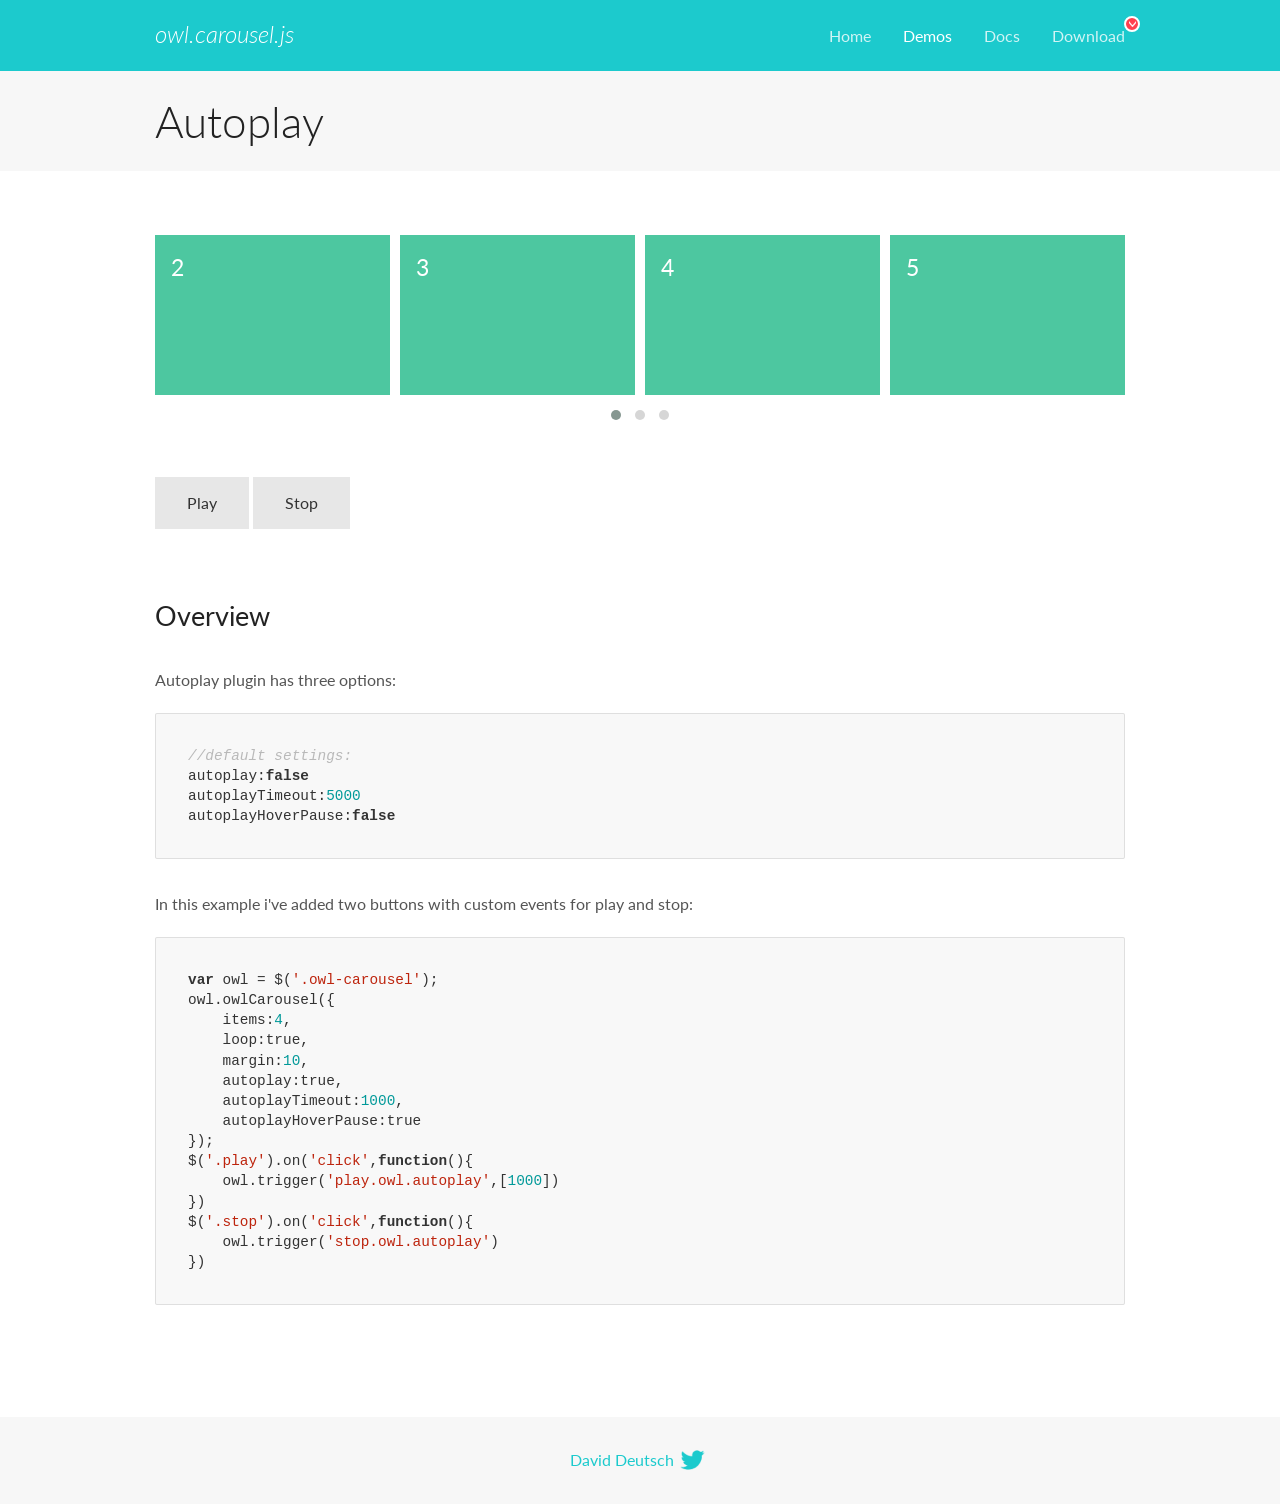
<file: assets/plugins/OwlCarousel/docs/demos/autoplay.html>
<!DOCTYPE html>
<html lang="en">
  <head>

    <!-- head -->
    <meta charset="utf-8">
    <meta name="msapplication-tap-highlight" content="no" />
    <meta name="viewport" content="width=device-width, initial-scale=1.0" />
    <meta name="description" content="Autoplay usage demo">
    <meta name="author" content="David Deutsch">
    <title>
      Autoplay Demo | Owl Carousel | 2.3.4
    </title>

    <!-- Stylesheets -->
    <link href='https://fonts.googleapis.com/css?family=Lato:300,400,700,400italic,300italic' rel='stylesheet' type='text/css'>
    <link rel="stylesheet" href="../assets/css/docs.theme.min.css">

    <!-- Owl Stylesheets -->
    <link rel="stylesheet" href="../assets/owlcarousel/assets/owl.carousel.min.css">
    <link rel="stylesheet" href="../assets/owlcarousel/assets/owl.theme.default.min.css">

    <!-- HTML5 shim and Respond.js IE8 support of HTML5 elements and media queries -->

    <!--[if lt IE 9]>
      <script src="https://oss.maxcdn.com/libs/html5shiv/3.7.0/html5shiv.js"></script>
      <script src="https://oss.maxcdn.com/libs/respond.js/1.3.0/respond.min.js"></script>
    <![endif]-->

    <!-- Favicons -->
    <link rel="apple-touch-icon-precomposed" sizes="144x144" href="../assets/ico/apple-touch-icon-144-precomposed.png">
    <link rel="shortcut icon" href="../assets/ico/favicon.png">
    <link rel="shortcut icon" href="favicon.ico">

    <!-- Yeah i know js should not be in header. Its required for demos.-->

    <!-- javascript -->
    <script src="../assets/vendors/jquery.min.js"></script>
    <script src="../assets/owlcarousel/owl.carousel.js"></script>
  </head>
  <body>

    <!-- header -->
    <header class="header">
      <div class="row">
        <div class="large-12 columns">
          <div class="brand left">
            <h3>
              <a href="/OwlCarousel2/">owl.carousel.js</a> 
            </h3>
          </div>
          <a id="toggle-nav" class="right">
            <span></span> <span></span> <span></span> 
          </a> 
          <div class="nav-bar">
            <ul class="clearfix">
              <li> <a href="/OwlCarousel2/index.html">Home</a>  </li>
              <li class="active">
                <a href="/OwlCarousel2/demos/demos.html">Demos</a> 
              </li>
              <li> <a href="/OwlCarousel2/docs/started-welcome.html">Docs</a>  </li>
              <li>
                <a href="https://github.com/OwlCarousel2/OwlCarousel2/archive/2.3.4.zip">Download</a> 
                <span class="download"></span> 
              </li>
            </ul>
          </div>
        </div>
      </div>
    </header>

    <!-- title -->
    <section class="title">
      <div class="row">
        <div class="large-12 columns">
          <h1>Autoplay</h1>
        </div>
      </div>
    </section>

    <!--  Demos -->
    <section id="demos">
      <div class="row">
        <div class="large-12 columns">
          <div class="owl-carousel owl-theme">
            <div class="item">
              <h4>1</h4>
            </div>
            <div class="item">
              <h4>2</h4>
            </div>
            <div class="item">
              <h4>3</h4>
            </div>
            <div class="item">
              <h4>4</h4>
            </div>
            <div class="item">
              <h4>5</h4>
            </div>
            <div class="item">
              <h4>6</h4>
            </div>
            <div class="item">
              <h4>7</h4>
            </div>
            <div class="item">
              <h4>8</h4>
            </div>
            <div class="item">
              <h4>9</h4>
            </div>
            <div class="item">
              <h4>10</h4>
            </div>
            <div class="item">
              <h4>11</h4>
            </div>
            <div class="item">
              <h4>12</h4>
            </div>
          </div>
          <a class="button secondary play">Play</a> 
          <a class="button secondary stop">Stop</a> 
          <h3 id="overview">Overview</h3>
          <p>Autoplay plugin has three options:</p>
          <pre><code>//default settings:
autoplay:false
autoplayTimeout:5000
autoplayHoverPause:false</code></pre>
          <p>In this example i&#39;ve added two buttons with custom events for play and stop:</p>
          <pre><code>var owl = $(&#39;.owl-carousel&#39;);
owl.owlCarousel({
    items:4,
    loop:true,
    margin:10,
    autoplay:true,
    autoplayTimeout:1000,
    autoplayHoverPause:true
});
$(&#39;.play&#39;).on(&#39;click&#39;,function(){
    owl.trigger(&#39;play.owl.autoplay&#39;,[1000])
})
$(&#39;.stop&#39;).on(&#39;click&#39;,function(){
    owl.trigger(&#39;stop.owl.autoplay&#39;)
})</code></pre>
          <script>
            $(document).ready(function() {
              var owl = $('.owl-carousel');
              owl.owlCarousel({
                items: 4,
                loop: true,
                margin: 10,
                autoplay: true,
                autoplayTimeout: 1000,
                autoplayHoverPause: true
              });
              $('.play').on('click', function() {
                owl.trigger('play.owl.autoplay', [1000])
              })
              $('.stop').on('click', function() {
                owl.trigger('stop.owl.autoplay')
              })
            })
          </script>
        </div>
      </div>
    </section>

    <!-- footer -->
    <footer class="footer">
      <div class="row">
        <div class="large-12 columns">
          <h5>
            <a href="/OwlCarousel2/docs/support-contact.html">David Deutsch</a> 
            <a id="custom-tweet-button" href="https://twitter.com/share?url=https://github.com/OwlCarousel2/OwlCarousel2&text=Owl Carousel - This is so awesome! " target="_blank"></a> 
          </h5>
        </div>
      </div>
    </footer>

    <!-- vendors -->
    <script src="../assets/vendors/highlight.js"></script>
    <script src="../assets/js/app.js"></script>
  </body>
</html>
</file>
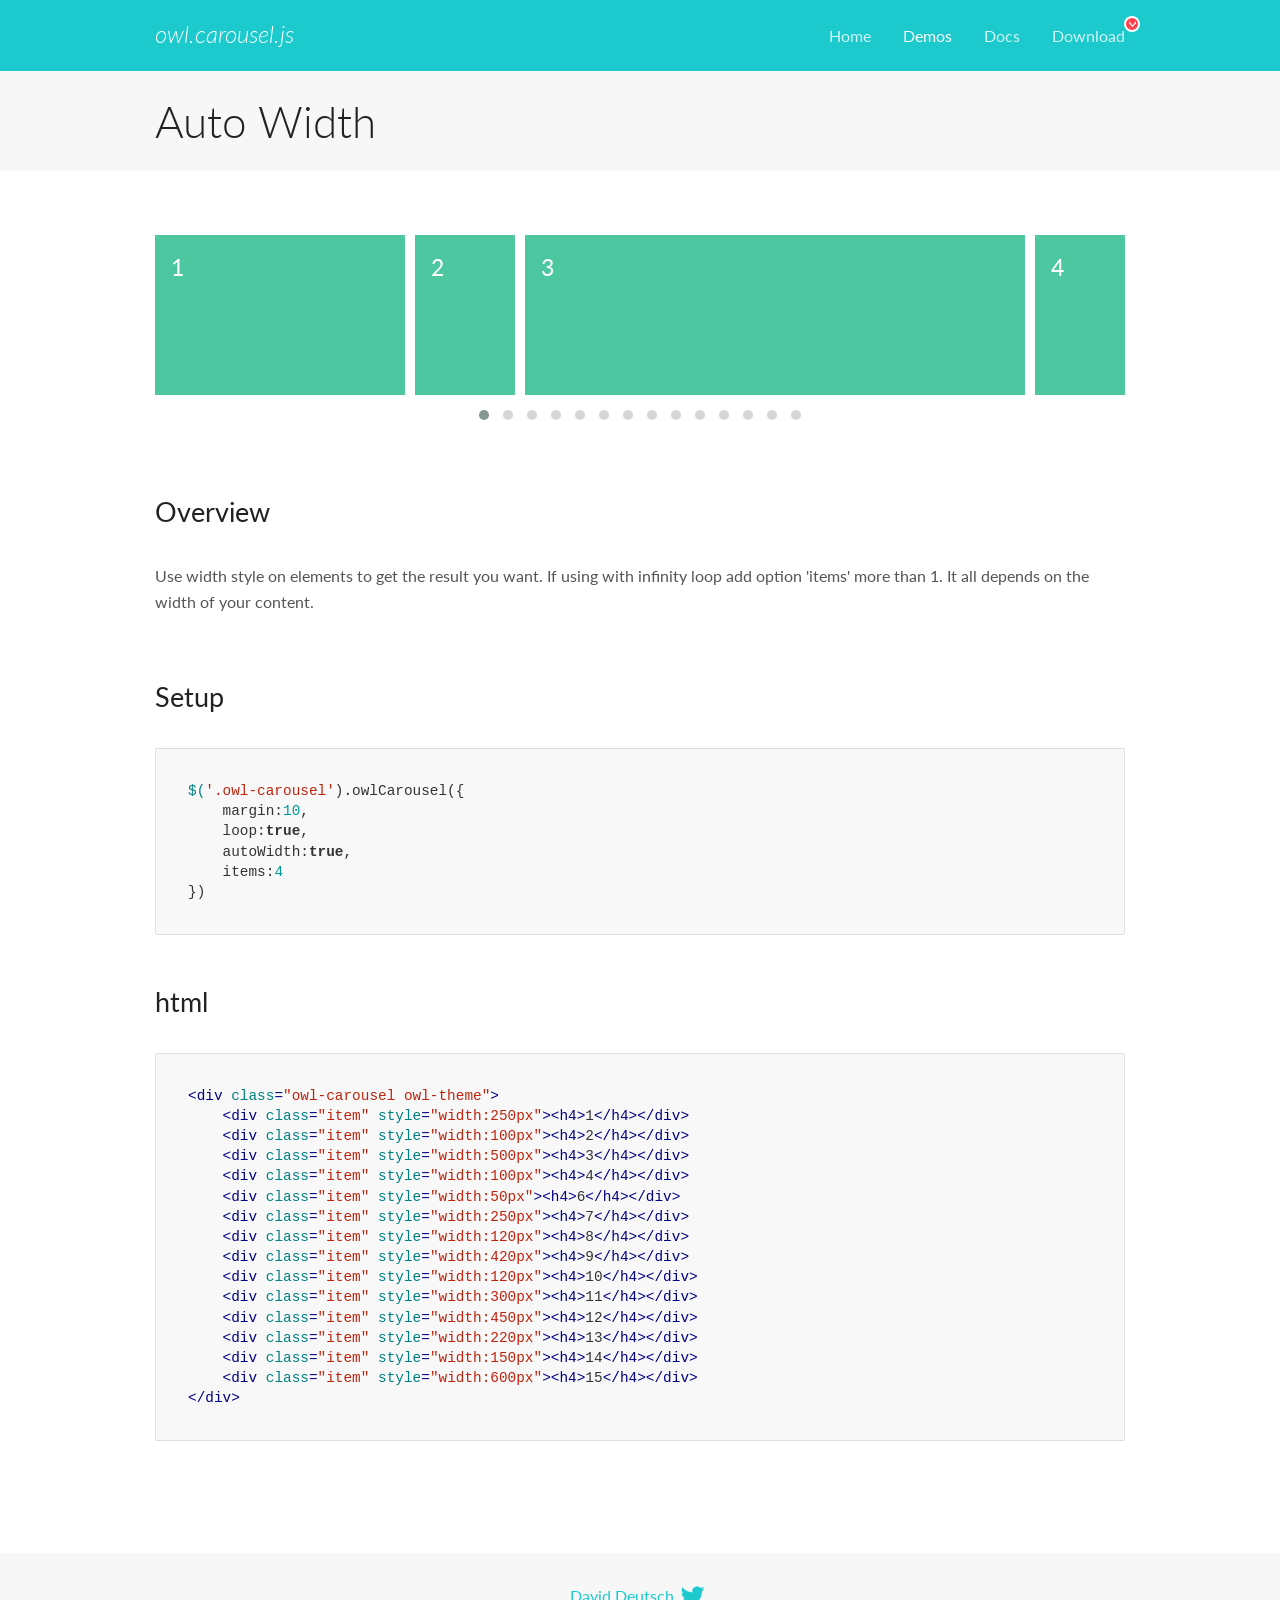
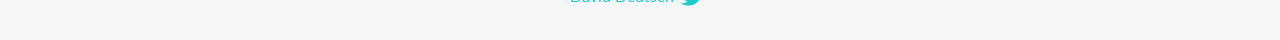
<file: assets/plugins/OwlCarousel/docs/demos/autowidth.html>
<!DOCTYPE html>
<html lang="en">
  <head>

    <!-- head -->
    <meta charset="utf-8">
    <meta name="msapplication-tap-highlight" content="no" />
    <meta name="viewport" content="width=device-width, initial-scale=1.0" />
    <meta name="description" content="Auto Width">
    <meta name="author" content="David Deutsch">
    <title>
      Auto Width Demo | Owl Carousel | 2.3.4
    </title>

    <!-- Stylesheets -->
    <link href='https://fonts.googleapis.com/css?family=Lato:300,400,700,400italic,300italic' rel='stylesheet' type='text/css'>
    <link rel="stylesheet" href="../assets/css/docs.theme.min.css">

    <!-- Owl Stylesheets -->
    <link rel="stylesheet" href="../assets/owlcarousel/assets/owl.carousel.min.css">
    <link rel="stylesheet" href="../assets/owlcarousel/assets/owl.theme.default.min.css">

    <!-- HTML5 shim and Respond.js IE8 support of HTML5 elements and media queries -->

    <!--[if lt IE 9]>
      <script src="https://oss.maxcdn.com/libs/html5shiv/3.7.0/html5shiv.js"></script>
      <script src="https://oss.maxcdn.com/libs/respond.js/1.3.0/respond.min.js"></script>
    <![endif]-->

    <!-- Favicons -->
    <link rel="apple-touch-icon-precomposed" sizes="144x144" href="../assets/ico/apple-touch-icon-144-precomposed.png">
    <link rel="shortcut icon" href="../assets/ico/favicon.png">
    <link rel="shortcut icon" href="favicon.ico">

    <!-- Yeah i know js should not be in header. Its required for demos.-->

    <!-- javascript -->
    <script src="../assets/vendors/jquery.min.js"></script>
    <script src="../assets/owlcarousel/owl.carousel.js"></script>
  </head>
  <body>

    <!-- header -->
    <header class="header">
      <div class="row">
        <div class="large-12 columns">
          <div class="brand left">
            <h3>
              <a href="/OwlCarousel2/">owl.carousel.js</a> 
            </h3>
          </div>
          <a id="toggle-nav" class="right">
            <span></span> <span></span> <span></span> 
          </a> 
          <div class="nav-bar">
            <ul class="clearfix">
              <li> <a href="/OwlCarousel2/index.html">Home</a>  </li>
              <li class="active">
                <a href="/OwlCarousel2/demos/demos.html">Demos</a> 
              </li>
              <li> <a href="/OwlCarousel2/docs/started-welcome.html">Docs</a>  </li>
              <li>
                <a href="https://github.com/OwlCarousel2/OwlCarousel2/archive/2.3.4.zip">Download</a> 
                <span class="download"></span> 
              </li>
            </ul>
          </div>
        </div>
      </div>
    </header>

    <!-- title -->
    <section class="title">
      <div class="row">
        <div class="large-12 columns">
          <h1>Auto Width</h1>
        </div>
      </div>
    </section>

    <!--  Demos -->
    <section id="demos">
      <div class="row">
        <div class="large-12 columns">
          <div class="owl-carousel owl-theme">
            <div class="item" style="width:250px">
              <h4>1</h4>
            </div>
            <div class="item" style="width:100px">
              <h4>2</h4>
            </div>
            <div class="item" style="width:500px">
              <h4>3</h4>
            </div>
            <div class="item" style="width:100px">
              <h4>4</h4>
            </div>
            <div class="item" style="width:50px">
              <h4>6</h4>
            </div>
            <div class="item" style="width:250px">
              <h4>7</h4>
            </div>
            <div class="item" style="width:120px">
              <h4>8</h4>
            </div>
            <div class="item" style="width:420px">
              <h4>9</h4>
            </div>
            <div class="item" style="width:120px">
              <h4>10</h4>
            </div>
            <div class="item" style="width:300px">
              <h4>11</h4>
            </div>
            <div class="item" style="width:450px">
              <h4>12</h4>
            </div>
            <div class="item" style="width:220px">
              <h4>13</h4>
            </div>
            <div class="item" style="width:150px">
              <h4>14</h4>
            </div>
            <div class="item" style="width:600px">
              <h4>15</h4>
            </div>
          </div>
          <h3 id="overview">Overview</h3>
          <p>Use width style on elements to get the result you want. If using with infinity loop add option &#39;items&#39; more than 1. It all depends on the width of your content.</p>
          <h3 id="setup">Setup</h3>
          <pre><code>$(&#39;.owl-carousel&#39;).owlCarousel({
    margin:10,
    loop:true,
    autoWidth:true,
    items:4
})</code></pre>
          <h3 id="html">html</h3>
          <pre><code>&lt;div class=&quot;owl-carousel owl-theme&quot;&gt;
    &lt;div class=&quot;item&quot; style=&quot;width:250px&quot;&gt;&lt;h4&gt;1&lt;/h4&gt;&lt;/div&gt;
    &lt;div class=&quot;item&quot; style=&quot;width:100px&quot;&gt;&lt;h4&gt;2&lt;/h4&gt;&lt;/div&gt;
    &lt;div class=&quot;item&quot; style=&quot;width:500px&quot;&gt;&lt;h4&gt;3&lt;/h4&gt;&lt;/div&gt;
    &lt;div class=&quot;item&quot; style=&quot;width:100px&quot;&gt;&lt;h4&gt;4&lt;/h4&gt;&lt;/div&gt;
    &lt;div class=&quot;item&quot; style=&quot;width:50px&quot;&gt;&lt;h4&gt;6&lt;/h4&gt;&lt;/div&gt;
    &lt;div class=&quot;item&quot; style=&quot;width:250px&quot;&gt;&lt;h4&gt;7&lt;/h4&gt;&lt;/div&gt;
    &lt;div class=&quot;item&quot; style=&quot;width:120px&quot;&gt;&lt;h4&gt;8&lt;/h4&gt;&lt;/div&gt;
    &lt;div class=&quot;item&quot; style=&quot;width:420px&quot;&gt;&lt;h4&gt;9&lt;/h4&gt;&lt;/div&gt;
    &lt;div class=&quot;item&quot; style=&quot;width:120px&quot;&gt;&lt;h4&gt;10&lt;/h4&gt;&lt;/div&gt;
    &lt;div class=&quot;item&quot; style=&quot;width:300px&quot;&gt;&lt;h4&gt;11&lt;/h4&gt;&lt;/div&gt;
    &lt;div class=&quot;item&quot; style=&quot;width:450px&quot;&gt;&lt;h4&gt;12&lt;/h4&gt;&lt;/div&gt;
    &lt;div class=&quot;item&quot; style=&quot;width:220px&quot;&gt;&lt;h4&gt;13&lt;/h4&gt;&lt;/div&gt;
    &lt;div class=&quot;item&quot; style=&quot;width:150px&quot;&gt;&lt;h4&gt;14&lt;/h4&gt;&lt;/div&gt;
    &lt;div class=&quot;item&quot; style=&quot;width:600px&quot;&gt;&lt;h4&gt;15&lt;/h4&gt;&lt;/div&gt;
&lt;/div&gt;</code></pre>
          <script>
            $(document).ready(function() {
              $('.owl-carousel').owlCarousel({
                margin: 10,
                loop: true,
                autoWidth: true,
                items: 4
              })
            })
          </script>
        </div>
      </div>
    </section>

    <!-- footer -->
    <footer class="footer">
      <div class="row">
        <div class="large-12 columns">
          <h5>
            <a href="/OwlCarousel2/docs/support-contact.html">David Deutsch</a> 
            <a id="custom-tweet-button" href="https://twitter.com/share?url=https://github.com/OwlCarousel2/OwlCarousel2&text=Owl Carousel - This is so awesome! " target="_blank"></a> 
          </h5>
        </div>
      </div>
    </footer>

    <!-- vendors -->
    <script src="../assets/vendors/highlight.js"></script>
    <script src="../assets/js/app.js"></script>
  </body>
</html>
</file>
<file: assets/css/client.css>
@font-face {
    font-family: "Roboto Regular";
    src: url(../fonts/Roboto-Regular.ttf);
}
@font-face {
    font-family: "Roboto Thin";
    src: url(../fonts/Roboto-Thin.ttf);
}

@font-face {
    font-family: "Roboto";
    src: url(../fonts/Roboto-Black.ttf);
}

@font-face {
    font-family: "UTM - Hanzel";
    src: url(../fonts/UTM-Hanzel.ttf);
}

@font-face {
    font-family: "UTM - Cafeta";
    src: url(../fonts/UTM-Cafeta.ttf);
}

body {
    background: url(../images/service.png) no-repeat center center;
    background-size: cover;
}

.clearfix {
    clear: both;
}


/* HEADER */

.header {
    background: url(/assets/images/background-header-svg.png) no-repeat;

}

.header .top--header {
    display: -ms-flexbox;
    display: flex;
    -ms-flex-align: center;
    align-items: center;
    -ms-flex-pack: justify;
    justify-content: space-between;
}

.header .top--header__right {
    display: -ms-flexbox;
    display: flex;
    -ms-flex-wrap: wrap;
    flex-wrap: wrap;
    -ms-flex-align: center;
    align-items: center;
    -ms-flex-pack: justify;
    justify-content: space-between;
    margin-right: 3%;
}

.header .top--header__social {
    list-style: none;
    display: flex;
}

.header .top--header__social li {
    padding: 10px;
    margin-top: 15px;
}

.header .top--header__flag {
    margin-left: 20px;
    position: relative;
    max-width: 115px;
    max-height: 30px !important;
}

.header .top--header__flag .dropdown-menu {
    min-width: auto;
    right: 0;
    left: auto;
    bottom: 50%;
    top: auto;
    padding: 0;
    margin: 0;
    transform: translateY(50%) translateZ(60px);
    -webkit-transform: translateY(50%) translateZ(60px);
    border: none;
    box-shadow: 0px 5px 5px -3px rgba(0, 0, 0, 0.06), 0px 8px 10px 1px rgba(0, 0, 0, 0.042), 0px 3px 14px 2px rgba(0, 0, 0, 0.036);
}

.header .top--header__flag .dropdown-menu .dropdown-item {
    padding: 5px 15px;
}

.header .header--navbar {
    display: block;
}

.header .main--menu {
    /* padding-top: 20px; */
}

.header .main--menu>ul {
    display: flex;
    justify-content: center;
    align-items: center;
    width: 100%;
    margin-top: -25px;
}

.header .main--menu>ul>li>a {
    text-transform: uppercase;
    color: #000000 !important;
    font-weight: 700;
    font-size: 14px;
    position: relative;
    display: block;
    height: 100%;
    padding-right: 0 !important;
    padding-left: 0 !important;
    margin: 0 15px;
}

.header .main--menu>ul>li>a.active {
    color: #0011A2 !important;
}

.header .main--menu>ul>li>a.active::after,
.header .main--menu>ul>li>a:hover::after {
    content: "";
    height: 3px;
    background-color: #0011A2;
    position: absolute;
    bottom: 0;
    width: 100%;
    left: 0;
}


@media screen and (max-width: 1200px) {
    .header .header--logo {
        max-width: 75%;
        height: auto;
    }

    .member--3 .item__info .info__title>h3::after {
        left: 4% !important;
    }

    .header .main--menu>ul {
        margin-top: 0;
        border-top: 1px solid #fff;
        margin-top: 20px;
        align-items: flex-start;
    }

    .header .main--menu>ul>li {
        display: block;
        padding: 10px 0px;
    }

    .header .main--menu>ul>li>a {
        text-transform: capitalize;
        color: #ffffff !important;
        font-size: 16px;
    }

    .header .main--menu>ul>li>a.active {
        color: #ffffff !important;
    }

    .header .main--menu>ul>li>a.active::after,
    .header .main--menu>ul>li>a:hover::after {
        content: "";
        height: 3px;
        background-color: #fff;
        position: absolute;
        bottom: 0;
        width: 100%;
        left: 0;
    }

    .header .main--menu.navbar-collapse {
        position: absolute !important;
        top: 0%;
        left: 30%;
        padding: 30px;
        width: 70vw;
        z-index: 16;
        transition: all 0.4s ease;
        background-color: #1377D3
    }

    .header .main--menu.navbar-collapse.collapsing {
        height: auto !important;
        margin-left: 50%;
        left: 50%;
        transition: all 0.2s ease;
    }

    .header .main--menu.navbar-collapse.show {
        left: 30%;
    }


    .header .top--header__flag .nav-link {
        color: #fff;
    }
}


/* FOOTER */

footer {
    padding-top: 10px;
    background: url(../images/footer-bg.png) no-repeat center center;
    background-size: cover;
    border-top: solid 1px #fff114;
}

.footer--logo {
    margin: auto;
}

.footer--logo>a>img {
    max-width: 100%;
    height: auto;
}

.footer--content .item {
    padding-top: 25px;
}

.footer--content .item .item--icon>img {
    margin: 0 !important;
    padding: 0 !important;
}

.footer--content .item .item--content {
    font-size: 15px;
    text-align: justify;
}

.footer--content .item .item--content .map {
    text-decoration: underline;
}

.footer--content .item .item--content>p>a {
    color: black;

}
.footer--copyright {
    text-align: center;
    margin-top: 20px;
}

.expand {
    margin: 20px 0px;
}

.expand .container{
    max-width: 1280px;
    padding: 0px 82px;
}

.expand .nav--expand a {
    font-size: .875rem;
    line-height: 1rem;
    font-weight: 500;
    color: #0011A2;
}
.nav--expand>a .nav--expand__home__title {
    margin-left: -8px !important;
    font-size: .875rem;
}
.expand .nav--expand i {
    padding: 0px 8px 0px 0px;
    color: #0011A2;
    font-size: 20px;

}
.expand hr{
    margin-top: 5px;
    border-top: 2px solid rgba(0,0,0,.1);

}

.expand .nav--expand .nav--expand__title {
    font-size: 1rem;
    font-size: 16px;
    line-height: 1rem;
    font-weight: 650;
    color: #0011A2;
}

/* FLEET */

.fleet--header__title {
    font-family: "UTM - Cafeta";
    font-style: normal;
    color: #0011A2;
    font-weight: 400;
    line-height: 44px;
    font-size: 30px;
    letter-spacing: .0025em;
    padding-top: 30px;
    position: relative;
    text-transform: uppercase;
}
.fleet--header__title::before {
    content: "";
    position: absolute;
    bottom: 0;
    left: 0;
    top: 80%;
    width: 120px;
    height: 5px;
    margin-top: 1.25rem;
    background-color: #fff114;
}
.fleet--table__title {
    font-size: 24px;
    font-weight: 500;
    letter-spacing: .25px;
    margin-top: 3rem;
    line-height: 123.5%;
    text-transform: uppercase;
    text-align: justify;
    padding-bottom: 10px;
}
.fleet--table>table {
    align-items: center;
    justify-content: center;
}

/* CUSTOMER */
.customer {
    margin: 80px 0px;
}
.customer--content {
    position: relative;
}

.customer--content__title {
    text-align: center;
    text-transform: uppercase;
    padding-bottom: 30px;
}

.customer--content__title>h3 {
    text-transform: uppercase;
    font-family: "UTM - Cafeta";
    font-size: 36px;
    line-height: 46px;
    color: #0011A2;
    margin: 24px 0;
    position: relative;
}

.customer--content__title>h3::after {
    content: "";
    position: absolute;
    bottom: -30%;
    left: 43%;
    width: 15%;
    height: 5px;
    background-color: #fff114;
}

.customer--content .owl-carousel {
    margin-top: 20px;
}

.customer .owl-carousel .owl-nav>button>span {
    font-size: 100px;
    font-family: "Roboto Thin";
    position: absolute;
    font-style: normal;
    color: #0011A2;
    bottom: 8%;
}

.customer .owl-carousel .owl-nav .owl-next>span {
    right: 0%;
}

.customer .owl-carousel .owl-nav .owl-prev>span {
    left: 0%;
}

.customer--list {
    /* padding: 0px 80px; */
}

.customer--item {
    display: flex !important;
    justify-content: center !important;
    align-items: center !important;

}

.customer--item>img {
    max-height: 100px;
    max-width: 100px;
    vertical-align: middle;
    text-align: center;
}


@media screen and (max-width: 1024px) {
    .expand .container {
        padding: 0px 50px;
    }
    .customer--content__title>h3::after {
        bottom: -25%;
        left: 40%;
        width: 20%;
    }
}


@media screen and (max-width: 768px) {
    .expand .container {
        padding: 0px 40px;
    }
    .customer .owl-carousel .owl-nav>button>span {
        font-size: 60px;
        bottom: 30%;
    }
    .footer--logo {
        text-align: center;
    }
    .fleet--table__title {
        font-size: 18px;
    }

}


@media screen and (max-width: 426px) {
    .d-sm-block {
        display: block !important;
    }
    .expand .container {
        padding: 0px 13px;
    }
    .customer--content__title>h3::after {
        bottom: -25%;
        left: 30%;
        width: 40%;
    }
}

@media screen and (max-width: 376px) {
    .expand .nav--expand .nav--expand__title {
        font-size: 15px;
    }
    .fleet--header__title {
        padding-top: 10px;
    }
    .fleet--header__title::before {
        top: 70%;
    }
    .customer--content__title>h3::after {
        bottom: -25%;
        left: 30%;
        width: 40%;
    }
    .fleet--table__title {
        font-size: 17px;
    }
    .customer--list {
        padding: 0px 20px;
    }
    .customer .owl-carousel .owl-nav .owl-next>span {
        right: -6%;
    }
    .customer .owl-carousel .owl-nav .owl-prev>span {
        left: -6%;
    }
}
</file>
<file: assets/css/contact.css>
@font-face {
    font-family: "Roboto Regular";
    src: url(../fonts/Roboto-Regular.ttf);
}

@font-face {
    font-family: "Roboto";
    src: url(../fonts/Roboto-Black.ttf);
}

@font-face {
    font-family: "UTM - Hanzel";
    src: url(../fonts/UTM-Hanzel.ttf);
}

@font-face {
    font-family: "UTM - Cafeta";
    src: url(../fonts/UTM-Cafeta.ttf);
}

body {
    background: url(../images/service.png) no-repeat center center;
    background-size: cover;
}

.clearfix {
    clear: both;
}


/* HEADER */

.header {
    background: url(/assets/images/background-header-svg.png) no-repeat;

}

.header .top--header {
    display: -ms-flexbox;
    display: flex;
    -ms-flex-align: center;
    align-items: center;
    -ms-flex-pack: justify;
    justify-content: space-between;
}

.header .top--header__right {
    display: -ms-flexbox;
    display: flex;
    -ms-flex-wrap: wrap;
    flex-wrap: wrap;
    -ms-flex-align: center;
    align-items: center;
    -ms-flex-pack: justify;
    justify-content: space-between;
    margin-right: 3%;
}

.header .top--header__social {
    list-style: none;
    display: flex;
}

.header .top--header__social li {
    padding: 10px;
    margin-top: 15px;
}

.header .top--header__flag {
    margin-left: 20px;
    position: relative;
    max-width: 115px;
    max-height: 30px !important;
}

.header .top--header__flag .dropdown-menu {
    min-width: auto;
    right: 0;
    left: auto;
    bottom: 50%;
    top: auto;
    padding: 0;
    margin: 0;
    transform: translateY(50%) translateZ(60px);
    -webkit-transform: translateY(50%) translateZ(60px);
    border: none;
    box-shadow: 0px 5px 5px -3px rgba(0, 0, 0, 0.06), 0px 8px 10px 1px rgba(0, 0, 0, 0.042), 0px 3px 14px 2px rgba(0, 0, 0, 0.036);
}

.header .top--header__flag .dropdown-menu .dropdown-item {
    padding: 5px 15px;
}

.header .header--navbar {
    display: block;
}

.header .main--menu {
    /* padding-top: 20px; */
}

.header .main--menu>ul {
    display: flex;
    justify-content: center;
    align-items: center;
    width: 100%;
    margin-top: -25px;
}

.header .main--menu>ul>li>a {
    text-transform: uppercase;
    color: #000000 !important;
    font-weight: 700;
    font-size: 14px;
    position: relative;
    display: block;
    height: 100%;
    padding-right: 0 !important;
    padding-left: 0 !important;
    margin: 0 15px;
}

.header .main--menu>ul>li>a.active {
    color: #0011A2 !important;
}

.header .main--menu>ul>li>a.active::after,
.header .main--menu>ul>li>a:hover::after {
    content: "";
    height: 3px;
    background-color: #0011A2;
    position: absolute;
    bottom: 0;
    width: 100%;
    left: 0;
}


@media screen and (max-width: 1200px) {
    .header .header--logo {
        max-width: 75%;
        height: auto;
    }

    .member--3 .item__info .info__title>h3::after {
        left: 4% !important;
    }

    .header .main--menu>ul {
        margin-top: 0;
        border-top: 1px solid #fff;
        margin-top: 20px;
        align-items: flex-start;
    }

    .header .main--menu>ul>li {
        display: block;
        padding: 10px 0px;
    }

    .header .main--menu>ul>li>a {
        text-transform: capitalize;
        color: #ffffff !important;
        font-size: 16px;
    }

    .header .main--menu>ul>li>a.active {
        color: #ffffff !important;
    }

    .header .main--menu>ul>li>a.active::after,
    .header .main--menu>ul>li>a:hover::after {
        content: "";
        height: 3px;
        background-color: #fff;
        position: absolute;
        bottom: 0;
        width: 100%;
        left: 0;
    }

    .header .main--menu.navbar-collapse {
        position: absolute !important;
        top: 0%;
        left: 30%;
        padding: 30px;
        width: 70vw;
        z-index: 16;
        transition: all 0.4s ease;
        background-color: #1377D3
    }

    .header .main--menu.navbar-collapse.collapsing {
        height: auto !important;
        margin-left: 50%;
        left: 50%;
        transition: all 0.2s ease;
    }

    .header .main--menu.navbar-collapse.show {
        left: 30%;
    }


    .header .top--header__flag .nav-link {
        color: #fff;
    }
}


/* FOOTER */

footer {
    padding-top: 10px;
    background: url(../images/footer-bg.png) no-repeat center center;
    background-size: cover;
    border-top: solid 1px #fff114;
    /* position: fixed;
    bottom: 0;
    left: 0;
    width: 100%; */
}

.footer--logo {
    margin: auto;
    padding: 0 !important;
}

.footer--logo>a>img {
    max-width: 100%;
    height: auto;
}

.footer--content .item {
    padding-top: 25px;
}

.footer--content .item .item--icon>img {
    margin: 0 !important;
    padding: 0 !important;
}

.footer--content .item .item--content {
    font-size: 15px;
    text-align: justify;
}

.footer--content .item .item--content .map {
    text-decoration: underline;
}

.footer--content .item .item--content>p>a {
    color: black;

}
.footer--copyright {
    text-align: center;
    margin-top: 20px;
}

.expand {
    margin: 20px 0px;
}

.expand .container{
    max-width: 1280px;
    padding: 0px 83px;
}

.expand .nav--expand a {
    font-size: .875rem;
    line-height: 1rem;
    font-weight: 500;
    color: #0011A2;
}
.nav--expand>a .nav--expand__home__title {
    margin-left: -8px !important;
    font-size: .875rem;
}
.expand .nav--expand i {
    padding: 0px 8px 0px 0px;
    color: #0011A2;
    font-size: 20px;

}
.expand hr{
    margin-top: 5px;
    border-top: 2px solid rgba(0,0,0,.1);

}

.expand .nav--expand .nav--expand__title {
    font-size: 1rem;
    font-size: 16px;
    line-height: 1rem;
    font-weight: 650;
    color: #0011A2;
}

/* CONTACT */

.contact {
    margin: 40px 0px;
}
.cotact--address p {
    text-align: justify;
}
.contact .contact--content {
    margin-bottom: 50px;
}
.contact--info{
    font-size: 14px;
    font-family: "Roboto Regular";
}
.contact--form .form-group label {
    z-index: 1;
    pointer-events: none;
}

@media screen and (max-width: 1024px) {
    .expand .container {
        padding: 0px 48px;
    }
}

@media screen and (max-width: 768px) {
    .expand .container {
        padding: 0px 39px;
    }
    .footer--logo {
        text-align: center;
        padding: 14px;
    }
}

@media screen and (max-width: 426px) {
    .d-sm-block {
        display: block !important;
    }
    .expand .container {
        padding: 0px 15px;
    }
    .footer--logo {
        padding: 14px;
    }
}
</file>
<file: assets/css/news.css>
@font-face {
    font-family: "Roboto Regular";
    src: url(../fonts/Roboto-Regular.ttf);
}
@font-face {
    font-family: "Roboto Thin";
    src: url(../fonts/Roboto-Thin.ttf);
}

@font-face {
    font-family: "Roboto";
    src: url(../fonts/Roboto-Black.ttf);
}

@font-face {
    font-family: "UTM - Hanzel";
    src: url(../fonts/UTM-Hanzel.ttf);
}

@font-face {
    font-family: "UTM - Cafeta";
    src: url(../fonts/UTM-Cafeta.ttf);
}

body {
    background: url(../images/service.png) no-repeat center center;
    background-size: cover;
}

.clearfix {
    clear: both;
}


/* HEADER */

.header {
    background: url(/assets/images/background-header-svg.png) no-repeat;

}

.header .top--header {
    display: -ms-flexbox;
    display: flex;
    -ms-flex-align: center;
    align-items: center;
    -ms-flex-pack: justify;
    justify-content: space-between;
}

.header .top--header__right {
    display: -ms-flexbox;
    display: flex;
    -ms-flex-wrap: wrap;
    flex-wrap: wrap;
    -ms-flex-align: center;
    align-items: center;
    -ms-flex-pack: justify;
    justify-content: space-between;
    margin-right: 3%;
}

.header .top--header__social {
    list-style: none;
    display: flex;
}

.header .top--header__social li {
    padding: 10px;
    margin-top: 15px;
}

.header .top--header__flag {
    margin-left: 20px;
    position: relative;
    max-width: 115px;
    max-height: 30px !important;
}

.header .top--header__flag .dropdown-menu {
    min-width: auto;
    right: 0;
    left: auto;
    bottom: 50%;
    top: auto;
    padding: 0;
    margin: 0;
    transform: translateY(50%) translateZ(60px);
    -webkit-transform: translateY(50%) translateZ(60px);
    border: none;
    box-shadow: 0px 5px 5px -3px rgba(0, 0, 0, 0.06), 0px 8px 10px 1px rgba(0, 0, 0, 0.042), 0px 3px 14px 2px rgba(0, 0, 0, 0.036);
}

.header .top--header__flag .dropdown-menu .dropdown-item {
    padding: 5px 15px;
}

.header .header--navbar {
    display: block;
}

.header .main--menu {
    /* padding-top: 20px; */
}

.header .main--menu>ul {
    display: flex;
    justify-content: center;
    align-items: center;
    width: 100%;
    margin-top: -25px;
}

.header .main--menu>ul>li>a {
    text-transform: uppercase;
    color: #000000 !important;
    font-weight: 700;
    font-size: 14px;
    position: relative;
    display: block;
    height: 100%;
    padding-right: 0 !important;
    padding-left: 0 !important;
    margin: 0 15px;
}

.header .main--menu>ul>li>a.active {
    color: #0011A2 !important;
}

.header .main--menu>ul>li>a.active::after,
.header .main--menu>ul>li>a:hover::after {
    content: "";
    height: 3px;
    background-color: #0011A2;
    position: absolute;
    bottom: 0;
    width: 100%;
    left: 0;
}


@media screen and (max-width: 1200px) {
    .header .header--logo {
        max-width: 75%;
        height: auto;
    }

    .member--3 .item__info .info__title>h3::after {
        left: 4% !important;
    }

    .header .main--menu>ul {
        margin-top: 0;
        border-top: 1px solid #fff;
        margin-top: 20px;
        align-items: flex-start;
    }

    .header .main--menu>ul>li {
        display: block;
        padding: 10px 0px;
    }

    .header .main--menu>ul>li>a {
        text-transform: capitalize;
        color: #ffffff !important;
        font-size: 16px;
    }

    .header .main--menu>ul>li>a.active {
        color: #ffffff !important;
    }

    .header .main--menu>ul>li>a.active::after,
    .header .main--menu>ul>li>a:hover::after {
        content: "";
        height: 3px;
        background-color: #fff;
        position: absolute;
        bottom: 0;
        width: 100%;
        left: 0;
    }

    .header .main--menu.navbar-collapse {
        position: absolute !important;
        top: 0%;
        left: 30%;
        padding: 30px;
        width: 70vw;
        z-index: 16;
        transition: all 0.4s ease;
        background-color: #1377D3
    }

    .header .main--menu.navbar-collapse.collapsing {
        height: auto !important;
        margin-left: 50%;
        left: 50%;
        transition: all 0.2s ease;
    }

    .header .main--menu.navbar-collapse.show {
        left: 30%;
    }


    .header .top--header__flag .nav-link {
        color: #fff;
    }
}


/* FOOTER */

footer {
    padding-top: 10px;
    background: url(../images/footer-bg.png) no-repeat center center;
    background-size: cover;
    border-top: solid 1px #fff114;
    /* position: fixed;
    bottom: 0;
    left: 0;
    width: 100%; */
}

.footer--logo {
    margin: auto;
}

.footer--logo>a>img {
    max-width: 100%;
    height: auto;
}

.footer--content .item {
    padding-top: 25px;
}

.footer--content .item .item--icon>img {
    margin: 0 !important;
    padding: 0 !important;
}

.footer--content .item .item--content {
    font-size: 15px;
    text-align: justify;
}

.footer--content .item .item--content .map {
    text-decoration: underline;
}

.footer--content .item .item--content>p>a {
    color: black;

}
.footer--copyright {
    text-align: center;
    margin-top: 20px;
}

.expand {
    margin: 20px 0px;
}

.expand .container{
    max-width: 1280px;
    padding: 0px 83px;
}

.expand .nav--expand a {
    font-size: .875rem;
    line-height: 1rem;
    font-weight: 500;
    color: #0011A2;
}
.nav--expand>a .nav--expand__home__title {
    margin-left: -8px !important;
    font-size: .875rem;
}
.expand .nav--expand i {
    padding: 0px 8px 0px 0px;
    color: #0011A2;
    font-size: 20px;

}
.expand hr{
    margin-top: 5px;
    border-top: 2px solid rgba(0,0,0,.1);

}

.expand .nav--expand .nav--expand__title {
    font-size: 1rem;
    font-size: 16px;
    line-height: 1rem;
    font-weight: 650;
    color: #0011A2;
}

/* NEWS */
.news--title {
    text-align: center;
}
.news--title h3 {
    text-transform: uppercase;
    font-family: "UTM - Cafeta";
    font-size: 36px;
    line-height: 46px;
    color: #0011A2;
    margin: 24px 0;
    position: relative;
}
.news--title h3::after {
    content: "";
    position: absolute;
    width: 6%;
    bottom: -22%;
    left: 47%;
    height: 5px;
    background-color: #fff114;
}

.news--content .card {
    border: 1px solid rgba(0,0,0,.2);
    border-radius: 8px;
    box-sizing: border-box;

}
.news--content .card .card-img-top{
    height: 275px;
}
.news--content .card .card-body{
    padding: 15px;
    border-top: 5px solid #fff114;
    background-color: #f0f5ff;
    border-bottom-left-radius: 5px;
    border-bottom-right-radius: 5px;
}
.news--content .card .card-body{
    padding: 15px;
    border-top: 5px solid #fff114;
    background-color: #f0f5ff;
    border-bottom-left-radius: 5px;
    border-bottom-right-radius: 5px;
}
.news--content .card .card-body h4{
    font-style: normal;
    font-weight: 700;
    font-size: 16px;
    text-transform: uppercase;
    color: #0011A2;
    height: 16px;
    overflow: hidden;
    height: 23px;
    line-height: 23px;
    text-overflow: ellipsis;
    display: -webkit-box;
    -webkit-line-clamp: 1;
    -webkit-box-orient: vertical;
}
.news--content .card .card-body p{
    height: 50px;
    overflow: hidden;
    text-overflow: ellipsis;
    display: -webkit-box;
    -webkit-line-clamp: 2;
    -webkit-box-orient: vertical;
    color: #000000;
}
.news--content .card:hover{
    box-shadow: 0 13px 19px rgba(0, 0, 0, .3);

}
.news--content .card a:hover{
    text-decoration: none !important;

}
.news--content .card .card-body span{
    font-weight: 400;
    font-size: 16px;
    line-height: 24px;
    letter-spacing: .44px;
    color: #000000;
}
.news--content .owl-carousel .owl-nav>button>span {
    position: absolute;

    font-family: "Roboto Thin";
    font-style: normal;
    bottom: -5%;
    font-size: 40px;
    color: #0011A2;
}
.news--content .owl-carousel .owl-nav>button>span:hover {
    color: #0011A2;
}

.news--content .owl-carousel .owl-nav .owl-next>span {
    right: 48%;
}

.news--content .owl-carousel .owl-nav .owl-prev>span {
    left: 48%;
}

/* EVENT */

.event {
    margin: 70px 0px 50px 0px;
}
.event--title {
    text-align: center;
}

.lb-nav a.lb-prev,
.lb-nav a.lb-next{
    opacity: 1;
}
.event--title h3 {
    text-transform: uppercase;
    font-family: "UTM - Cafeta";
    font-size: 36px;
    line-height: 46px;
    color: #0011A2;
    margin: 24px 0;
    position: relative;
}
.event--title h3::after {
    content: "";
    position: absolute;
    width: 6%;
    bottom: -22%;
    left: 47%;
    height: 5px;
    background-color: #fff114;
}
.event--content {
    position: relative;
}

.event--content .event--item{
    border: 1px solid rgba(0,0,0,.2);
    border-radius: 8px;
    box-sizing: border-box;
    background: #f0f5ff;

}

.event--content .event--item:hover{
    border: 1px solid rgba(0,0,0,.7);
}
.event--content .event--item .event--item__image {
    height: 260px;
}

.event--content .event--item .event--item__image img{
    width: 100%;
    height: 100%;
    object-fit: cover;
    border-top-left-radius: 5px;
    border-top-right-radius: 5px;
}
.event--content .owl-carousel .owl-nav>button>span {
    position: absolute;
    font-family: "Roboto Thin";
    font-size: 80px;
    font-style: normal;
    top: 18%;
    color: #0011A2;
}
.event--content .owl-carousel .owl-nav>button>span:hover {
    color: #0011A2;
}

.event--content .owl-carousel .owl-nav .owl-next>span {
    right: -4%;
}

.event--content .owl-carousel .owl-nav .owl-prev>span {
    left: -4%;
}

@media screen and (max-width: 1024px) {
    .expand .container {
        padding: 0px 48px;
    }
}

@media screen and (max-width: 768px) {
    .expand .container {
        padding: 0px 40px;
    }
    .footer--logo {
        text-align: center;
    }
    .news--title h3,
    .event--title h3 {
        font-size: 28px;
    }
    .event--content .owl-carousel .owl-nav>button>span {
        font-size: 80px;
    }
    
    .event--content .owl-carousel .owl-nav .owl-next>span {
        right: -30px;
    }
    
    .event--content .owl-carousel .owl-nav .owl-prev>span {
        left: -30px;
    }
    
}

@media screen and (max-width: 426px) {
    .expand .container {
        padding: 0px 15px;
    }
    .d-sm-block {
        display: block !important;
    }
    .news--title h3,
    .event--title h3 {
        font-size: 28px;
    }
    .event--content {
        padding: 0px 30px;
    }
    .event--content .owl-carousel .owl-nav>button>span {
        font-size: 60px;
        top: 25%;
    }
    .event--content .owl-carousel .owl-nav .owl-next>span {
        right: -9%;
    }
    
    .event--content .owl-carousel .owl-nav .owl-prev>span {
        left: -9%;
    }
    .news--content .owl-carousel .owl-nav .owl-next>span {
        right: 45%;
    }
    
    .news--content .owl-carousel .owl-nav .owl-prev>span {
        left: 45%;
    }
}
</file>
<file: assets/css/recruitment.css>
@font-face {
    font-family: "Roboto Regular";
    src: url(../fonts/Roboto-Regular.ttf);
}

@font-face {
    font-family: "Roboto";
    src: url(../fonts/Roboto-Black.ttf);
}

@font-face {
    font-family: "UTM - Hanzel";
    src: url(../fonts/UTM-Hanzel.ttf);
}

@font-face {
    font-family: "UTM - Cafeta";
    src: url(../fonts/UTM-Cafeta.ttf);
}

body {
    background: url(../images/service.png) no-repeat center center;
    background-size: cover;
}

.clearfix {
    clear: both;
}


/* HEADER */

.header {
    background: url(/assets/images/background-header-svg.png) no-repeat;

}

.header .top--header {
    display: -ms-flexbox;
    display: flex;
    -ms-flex-align: center;
    align-items: center;
    -ms-flex-pack: justify;
    justify-content: space-between;
}

.header .top--header__right {
    display: -ms-flexbox;
    display: flex;
    -ms-flex-wrap: wrap;
    flex-wrap: wrap;
    -ms-flex-align: center;
    align-items: center;
    -ms-flex-pack: justify;
    justify-content: space-between;
    margin-right: 3%;
}

.header .top--header__social {
    list-style: none;
    display: flex;
}

.header .top--header__social li {
    padding: 10px;
    margin-top: 15px;
}

.header .top--header__flag {
    margin-left: 20px;
    position: relative;
    max-width: 115px;
    max-height: 30px !important;
}

.header .top--header__flag .dropdown-menu {
    min-width: auto;
    right: 0;
    left: auto;
    bottom: 50%;
    top: auto;
    padding: 0;
    margin: 0;
    transform: translateY(50%) translateZ(60px);
    -webkit-transform: translateY(50%) translateZ(60px);
    border: none;
    box-shadow: 0px 5px 5px -3px rgba(0, 0, 0, 0.06), 0px 8px 10px 1px rgba(0, 0, 0, 0.042), 0px 3px 14px 2px rgba(0, 0, 0, 0.036);
}

.header .top--header__flag .dropdown-menu .dropdown-item {
    padding: 5px 15px;
}

.header .header--navbar {
    display: block;
}

.header .main--menu {
    /* padding-top: 20px; */
}

.header .main--menu>ul {
    display: flex;
    justify-content: center;
    align-items: center;
    width: 100%;
    margin-top: -25px;
}

.header .main--menu>ul>li>a {
    text-transform: uppercase;
    color: #000000 !important;
    font-weight: 700;
    font-size: 14px;
    position: relative;
    display: block;
    height: 100%;
    padding-right: 0 !important;
    padding-left: 0 !important;
    margin: 0 15px;
}

.header .main--menu>ul>li>a.active {
    color: #0011A2 !important;
}

.header .main--menu>ul>li>a.active::after,
.header .main--menu>ul>li>a:hover::after {
    content: "";
    height: 3px;
    background-color: #0011A2;
    position: absolute;
    bottom: 0;
    width: 100%;
    left: 0;
}


@media screen and (max-width: 1200px) {
    .header .header--logo {
        max-width: 75%;
        height: auto;
    }

    .member--3 .item__info .info__title>h3::after {
        left: 4% !important;
    }

    .header .main--menu>ul {
        margin-top: 0;
        border-top: 1px solid #fff;
        margin-top: 20px;
        align-items: flex-start;
    }

    .header .main--menu>ul>li {
        display: block;
        padding: 10px 0px;
    }

    .header .main--menu>ul>li>a {
        text-transform: capitalize;
        color: #ffffff !important;
        font-size: 16px;
    }

    .header .main--menu>ul>li>a.active {
        color: #ffffff !important;
    }

    .header .main--menu>ul>li>a.active::after,
    .header .main--menu>ul>li>a:hover::after {
        content: "";
        height: 3px;
        background-color: #fff;
        position: absolute;
        bottom: 0;
        width: 100%;
        left: 0;
    }

    .header .main--menu.navbar-collapse {
        position: absolute !important;
        top: 0%;
        left: 30%;
        padding: 30px;
        width: 70vw;
        z-index: 16;
        transition: all 0.4s ease;
        background-color: #1377D3
    }

    .header .main--menu.navbar-collapse.collapsing {
        height: auto !important;
        margin-left: 50%;
        left: 50%;
        transition: all 0.2s ease;
    }

    .header .main--menu.navbar-collapse.show {
        left: 30%;
    }


    .header .top--header__flag .nav-link {
        color: #fff;
    }
}


/* FOOTER */

footer {
    padding-top: 10px;
    background: url(../images/footer-bg.png) no-repeat center center;
    background-size: cover;
    border-top: solid 1px #fff114;
    /* position: fixed;
    bottom: 0;
    left: 0;
    width: 100%; */
}

.footer--logo {
    margin: auto;
}

.footer--logo>a>img {
    max-width: 100%;
    height: auto;
}

.footer--content .item {
    padding-top: 25px;
}

.footer--content .item .item--icon>img {
    margin: 0 !important;
    padding: 0 !important;
}

.footer--content .item .item--content {
    font-size: 15px;
    text-align: justify;
}

.footer--content .item .item--content .map {
    text-decoration: underline;
}

.footer--content .item .item--content>p>a {
    color: black;

}

.footer--copyright {
    text-align: center;
    margin-top: 20px;
}

.expand {
    margin: 20px 0px;
}

.expand .container {
    max-width: 1280px;
    padding: 0px 80px;
}

.expand .nav--expand a {
    font-size: .875rem;
    line-height: 1rem;
    font-weight: 500;
    color: #0011A2;
}

.nav--expand>a .nav--expand__home__title {
    margin-left: -8px !important;
    font-size: .875rem;
}

.expand .nav--expand i {
    padding: 0px 8px 0px 0px;
    color: #0011A2;
    font-size: 20px;

}

.expand hr {
    margin-top: 5px;
    border-top: 2px solid rgba(0, 0, 0, .1);

}

.expand .nav--expand .nav--expand__title {
    font-size: 1rem;
    font-size: 16px;
    line-height: 1rem;
    font-weight: 650;
    color: #0011A2;
}

/* RECREUITMENT */

.recruitment .container {
    margin-bottom: 50px;
    padding: 0;
}

.job--find__content,
.job--news__content {
    padding: 8px;
}

.recruitment--item .title>h3 {
    font-family: "UTM - Cafeta";
    text-transform: uppercase;
    font-style: normal;
    font-weight: 400;
    font-size: 30px;
    line-height: 44px;
    color: #0011A2;
    padding: 30px 20px 24px 25px;
    position: relative;
    display: inline-block;
}

.recruitment--item .title>h3::after {
    content: "";
    position: absolute;
    width: 50%;
    bottom: 15%;
    left: 25%;
    height: 5px;
    background-color: #fff114;
}

.job--find__item {
    margin-bottom: 30px;
    border: 1px solid rgba(0, 0, 0, .1);
    padding: 10px;
}

.job--find__item:hover {
    box-shadow: 0 13px 19px rgba(0, 0, 0, .3);
}

.job--find__item__description {
    padding-left: 15px;
}

.job--find__item__description h4 {
    font-style: normal;
    font-size: 16px;
    text-transform: uppercase;
    color: #0011A2;
    overflow: hidden;
    text-overflow: ellipsis;
    display: -webkit-box;
    -webkit-line-clamp: 2;
    -webkit-box-orient: vertical;
}

.job--find__item__description p {
    font-style: normal;
    font-size: 16px;
    overflow: hidden;
    text-overflow: ellipsis;
    display: -webkit-box;
    -webkit-line-clamp: 3;
    -webkit-box-orient: vertical;
}

.pagination {
    display: inline-block;
}

.pagination a {
    color: black;
    float: left;
    padding: 8px 16px;
    text-decoration: none;
}

.pagination a.active {
    background-color: #4CAF50;
    color: white;
}

.pagination a:hover:not(.active) {
    background-color: #ddd;
}

.job--news__content {
    border: 1px solid rgba(0, 0, 0, .1);
    margin-top: 6px;
    padding-bottom: 25px;
}

.job--news__item__description {
    padding-left: 15px;
}

.job--news__item__description h4 {
    font-style: normal;
    font-size: 18px;
    color: #0011A2;
    overflow: hidden;
    text-overflow: ellipsis;
    display: -webkit-box;
    -webkit-line-clamp: 2;
    -webkit-box-orient: vertical;
}

@media screen and (max-width: 1024px) {
    .expand .container {
        padding: 0px 40px;
    }
    
    .recruitment--item .title>h3 {
        font-size: 24px;
    }
}

@media screen and (max-width: 768px) {
    .expand .container {
        padding: 0px 30px;
    }
    .footer--logo {
        text-align: center;
    }
    .recruitment--item .title>h3 {
        font-size: 22px;
        padding-top: 10px;
    }
    .job--find__item img {
        width: 160px;
    }

    .job--news__item img {
        display: none;
    }

    .job--find__item__description p {
        -webkit-line-clamp: 3;
        margin-bottom: 5px;
    }
}

@media screen and (max-width: 426px) {
    .d-sm-block {
        display: block !important;
    }
    .expand .container {
        padding: 0px 15px;
    }
    .job--find__content {
        padding: 0;
    }
    .job--news {
        margin-top: 30px;
    }
    .recruitment--item .title {
        text-align: center;
    }

    .recruitment--item .title>h3 {
        font-size: 28px;
    }

    .job--news__item img {
        display: block;
    }

    .recruitment .container {
        width: 93% !important;
    }
}
</file>
<file: assets/css/service.css>
@font-face {
    font-family: "Roboto Regular";
    src: url(../fonts/Roboto-Regular.ttf);
}

@font-face {
    font-family: "Roboto Thin";
    src: url(../fonts/Roboto-Thin.ttf);
}


@font-face {
    font-family: "Roboto";
    src: url(../fonts/Roboto-Black.ttf);
}

@font-face {
    font-family: "UTM - Hanzel";
    src: url(../fonts/UTM-Hanzel.ttf);
}

@font-face {
    font-family: "UTM - Cafeta";
    src: url(../fonts/UTM-Cafeta.ttf);
}

body {
    background: url(../images/service.png) no-repeat center center;
    background-size: cover;
}

.clearfix {
    clear: both;
}


/* HEADER */

.header {
    background: url(/assets/images/background-header-svg.png) no-repeat;

}

.header .top--header {
    display: -ms-flexbox;
    display: flex;
    -ms-flex-align: center;
    align-items: center;
    -ms-flex-pack: justify;
    justify-content: space-between;
}

.header .top--header__right {
    display: -ms-flexbox;
    display: flex;
    -ms-flex-wrap: wrap;
    flex-wrap: wrap;
    -ms-flex-align: center;
    align-items: center;
    -ms-flex-pack: justify;
    justify-content: space-between;
    margin-right: 3%;
}

.header .top--header__social {
    list-style: none;
    display: flex;
}

.header .top--header__social li {
    padding: 10px;
    margin-top: 15px;
}

.header .top--header__flag {
    margin-left: 20px;
    position: relative;
    max-width: 115px;
    max-height: 30px !important;
}

.header .top--header__flag .dropdown-menu {
    min-width: auto;
    right: 0;
    left: auto;
    bottom: 50%;
    top: auto;
    padding: 0;
    margin: 0;
    transform: translateY(50%) translateZ(60px);
    -webkit-transform: translateY(50%) translateZ(60px);
    border: none;
    box-shadow: 0px 5px 5px -3px rgba(0, 0, 0, 0.06), 0px 8px 10px 1px rgba(0, 0, 0, 0.042), 0px 3px 14px 2px rgba(0, 0, 0, 0.036);
}

.header .top--header__flag .dropdown-menu .dropdown-item {
    padding: 5px 15px;
}

.header .header--navbar {
    display: block;
}

.header .main--menu {
    /* padding-top: 20px; */
}

.header .main--menu>ul {
    display: flex;
    justify-content: center;
    align-items: center;
    width: 100%;
    margin-top: -25px;
}

.header .main--menu>ul>li>a {
    text-transform: uppercase;
    color: #000000 !important;
    font-weight: 700;
    font-size: 14px;
    position: relative;
    display: block;
    height: 100%;
    padding-right: 0 !important;
    padding-left: 0 !important;
    margin: 0 15px;
}

.header .main--menu>ul>li>a.active {
    color: #0011A2 !important;
}

.header .main--menu>ul>li>a.active::after,
.header .main--menu>ul>li>a:hover::after {
    content: "";
    height: 3px;
    background-color: #0011A2;
    position: absolute;
    bottom: 0;
    width: 100%;
    left: 0;
}


@media screen and (max-width: 1200px) {
    .header .header--logo {
        max-width: 75%;
        height: auto;
    }

    .member--3 .item__info .info__title>h3::after {
        left: 4% !important;
    }

    .header .main--menu>ul {
        margin-top: 0;
        border-top: 1px solid #fff;
        margin-top: 20px;
        align-items: flex-start;
    }

    .header .main--menu>ul>li {
        display: block;
        padding: 10px 0px;
    }

    .header .main--menu>ul>li>a {
        text-transform: capitalize;
        color: #ffffff !important;
        font-size: 16px;
    }

    .header .main--menu>ul>li>a.active {
        color: #ffffff !important;
    }

    .header .main--menu>ul>li>a.active::after,
    .header .main--menu>ul>li>a:hover::after {
        content: "";
        height: 3px;
        background-color: #fff;
        position: absolute;
        bottom: 0;
        width: 100%;
        left: 0;
    }

    .header .main--menu.navbar-collapse {
        position: absolute !important;
        top: 0%;
        left: 30%;
        padding: 30px;
        width: 70vw;
        z-index: 16;
        transition: all 0.4s ease;
        background-color: #1377D3
    }

    .header .main--menu.navbar-collapse.collapsing {
        height: auto !important;
        margin-left: 50%;
        left: 50%;
        transition: all 0.2s ease;
    }

    .header .main--menu.navbar-collapse.show {
        left: 30%;
    }


    .header .top--header__flag .nav-link {
        color: #fff;
    }
}


/* FOOTER */

footer {
    padding-top: 10px;
    background: url(../images/footer-bg.png) no-repeat center center;
    background-size: cover;
    border-top: solid 1px #fff114;
    /* position: fixed;
    bottom: 0;
    left: 0;
    width: 100%; */
}

.footer--logo {
    margin: auto;
}

.footer--logo>a>img {
    max-width: 100%;
    height: auto;
}

.footer--content .item {
    padding-top: 25px;
}

.footer--content .item .item--icon>img {
    margin: 0 !important;
    padding: 0 !important;
}

.footer--content .item .item--content {
    font-size: 15px;
    text-align: justify;
}

.footer--content .item .item--content>p>a {
    color: black;
}

.footer--copyright {
    text-align: center;
    padding-top: 20px;
}

.expand {
    margin: 20px 0px;
}

.expand .container {
    max-width: 1280px;
    padding: 0px 75px;
}

.expand .nav--expand a {
    font-size: .875rem;
    line-height: 1rem;
    font-weight: 500;
    color: #0011A2;
}

.nav--expand>a .nav--expand__home__title {
    margin-left: -8px !important;
    font-size: .875rem;
}

.expand .nav--expand i {
    padding: 0px 8px 0px 0px;
    color: #0011A2;
    font-size: 20px;

}

.expand hr {
    margin-top: 5px;
    border-top: 2px solid rgba(0, 0, 0, .1);

}

.expand .nav--expand .nav--expand__title {
    font-size: 1rem;
    font-size: 16px;
    line-height: 1rem;
    font-weight: 650;
    color: #0011A2;
}

/* BANNER */

.banner {
    position: relative;
}

.banner .carousel-inner .carousel-caption {
    position: absolute;
    top: 20%;
    margin: auto;
    z-index: 10;
    margin-left: -2%;
    margin-right: -2%;
    color: #fff;
    text-align: justify !important;
}


.banner .carousel-inner .carousel-caption>h3 {
    font-style: normal;
    font-weight: 600;
    font-size: 26px;
    line-height: 33px;
}


/* SERVICES */

.service {
    margin: 50px 0px;
    padding: 0px 24px 0px 78px;
}

.service .service--item {
    margin-top: 60px;
    padding: 0;
    display: flex;
    width: 100%;
    justify-content: space-between;
    align-items: center;
}

.service .service--item .service--item__image {
    width: 45%;

}

.service .service--item .service--item__image img {
    margin-bottom: 10px;

}

.service .service--item .service--item__content {
    width: 55%;
    position: relative;
}

.service--item__rank {
    position: absolute;
    font-family: "Roboto";
    font-style: normal;
    font-weight: 800;
    font-size: 240px;
    line-height: 240px;
    color: #000000;
    opacity: .3;
    left: -11%;
    top: -45%;
}

.service--item__caption .caption__title {
    font-family: "UTM - Cafeta";
    font-style: normal;
    font-weight: 400;
    font-size: 64px;
    line-height: 82px;
    text-transform: uppercase;
}

.service--item__caption .caption__description {
    font-family: "Roboto Regular";
    font-style: normal;
    margin: 27px 0 0;
    font-weight: 700;
    font-size: 24px;
    line-height: 32px;
    color: #000000;
    padding-right: 20px;
    text-align: justify;
}

.service--item--2 {
    margin-top: 10% !important;
}

.service--item--2__image {
    width: 50%;
    position: relative;
}

.service--item--2__image>img {
    padding: 1% 0;
    width: 95%;
}

.service--item--2 .service--item__content {
    padding-left: 8%;
    margin-top: 7%;
}

.service--item--2 .service--item__rank {
    left: 5%;
    top: -28%;
}

.service--item--2 .service--item__caption>ul {
    font-family: "Roboto Regular";
    font-style: normal;
    margin: 27px 0 0;
    font-weight: 500;
    font-size: 21px;
    line-height: 32px;
    color: #000000;
    padding-right: 20px;
}

@media screen and (max-width: 1024px) {
    .expand .container {
        padding: 0px 32px;
    }

    .banner .carousel-inner .carousel-caption {
        margin-left: -12%;
        margin-right: -12%;
    }

    .service .container {
        padding: 0;
    }

    .service--item__caption .caption__description {
        margin: 10px 0 0;
        font-size: 20px;
        line-height: 28px;
    }

    .service--item__caption .caption__title {
        font-size: 48px;
        line-height: 70px;
    }

    .service--item__rank {
        font-size: 220px;
        line-height: 220px;
    }

    .service--item--2 .service--item__caption>ul {
        margin: 10px 0 20px 0;
        font-weight: bold;
        font-size: 18px;
        line-height: 28px;
    }
}

@media screen and (max-width: 768px) {
    .expand .container {
        padding: 0px 24px;
    }

    .footer--logo {
        text-align: center;
    }
    
    .banner .carousel-inner .carousel-caption {
        margin-left: -10%;
        margin-right: -10%;
    }
    .banner .carousel-inner .carousel-caption>h3 {
        font-size: 22px;
        line-height: 28px;
    }
    .service {
        padding: 0;
    }

    .service .container {
        padding: 0;
    }

    .service .service--item__content {
        padding-left: 7%;
    }

    .service--item__caption .caption__title {
        font-size: 36px;
        line-height: 48px;
    }

    .service--item__caption .caption__description {
        font-size: 18px;
        line-height: 24px;
        margin-top: 10px;
    }

    .service--item__rank {
        font-size: 140px;
        line-height: 140px;
        top: -30%;
        left: 0%;
    }

    .service--item--2 .service--item__rank {
        top: -20%;
    }

    .service--item--2 .service--item__caption>ul {
        margin: 10px 0 20px 0;
        font-weight: bold;
        font-size: 15px;
        line-height: 26px;
    }
}

@media screen and (max-width: 426px) {
    .d-sm-block {
        display: block !important;
    }

    .expand .container {
        padding: 0px 3px;
    }

        
    .banner .carousel-inner .carousel-caption {
        display: block !important;
        margin-left: -9%;
        margin-right: -9%;
    }
    .banner .carousel-inner .carousel-caption>h3 {
        font-size: 16px;
        line-height: 20px;
    }

    .service {
        padding: 10px;
        margin-bottom: 50px;
    }

    .service--item {
        margin-top: 60px;
        padding: 0;
        width: 100%;
        flex-direction: column;
    }

    .service--item__rank {
        font-size: 100px;
        line-height: 100px;
        left: -2%;
        top: -72px;
    }

    .service .service--item .service--item__content {
        width: 100%;
    }

    .service--item__caption .caption__description {
        font-size: 15px;
        line-height: 18px;
        padding: 0 16px;
        margin-top: 10px;
    }

    .service .service--item .service--item__image {
        margin-top: 10px;
        width: 100%;
    }

    .service--item__caption .caption__title {
        font-family: "UTM - Cafeta";
        font-style: normal;
        font-size: 24px;
        line-height: 36px;
        padding: 0 16px;
        text-transform: uppercase;
    }

    .service .service--item--2 {
        display: flex;
        flex-direction: column-reverse;
    }

    .service .service--item__content {
        padding-left: 0;
    }

    .service .service--item--2 .service--item__content {
        margin-top: 15%;
        padding-left: 0;
    }

    .service .service--item--2 .service--item__image {
        margin-bottom: 10%;
    }

    .service--item--2 .service--item__rank {
        top: -17%;
        left: -1%;
    }

    .service--item--2 .service--item__caption>ul {
        margin: 10px 0 20px 0;
        font-weight: 500;
        font-size: 15px;
        line-height: 26px;
    }

    .container {
        width: 93%;
    }
}

@media screen and (max-width: 376px) {
    footer .container {
        width: 97%;
    }
}
</file>
<file: assets/css/training.css>
@font-face {
    font-family: "Roboto Regular";
    src: url(../fonts/Roboto-Regular.ttf);
}

@font-face {
    font-family: "Roboto Thin";
    src: url(../fonts/Roboto-Thin.ttf);
}


@font-face {
    font-family: "Roboto";
    src: url(../fonts/Roboto-Black.ttf);
}

@font-face {
    font-family: "UTM - Hanzel";
    src: url(../fonts/UTM-Hanzel.ttf);
}

@font-face {
    font-family: "UTM - Cafeta";
    src: url(../fonts/UTM-Cafeta.ttf);
}

body {
    background: url(../images/service.png) no-repeat center center;
    background-size: cover;
}

.clearfix {
    clear: both;
}

.container {
    max-width: 1280px;
}

/* HEADER */

.header {
    background: url(/assets/images/background-header-svg.png) no-repeat;

}

.header .top--header {
    display: -ms-flexbox;
    display: flex;
    -ms-flex-align: center;
    align-items: center;
    -ms-flex-pack: justify;
    justify-content: space-between;
}

.header .top--header__right {
    display: -ms-flexbox;
    display: flex;
    -ms-flex-wrap: wrap;
    flex-wrap: wrap;
    -ms-flex-align: center;
    align-items: center;
    -ms-flex-pack: justify;
    justify-content: space-between;
    margin-right: 3%;
}

.header .top--header__social {
    list-style: none;
    display: flex;
}

.header .top--header__social li {
    padding: 10px;
    margin-top: 15px;
}

.header .top--header__flag {
    margin-left: 20px;
    position: relative;
    max-width: 115px;
    max-height: 30px !important;
}

.header .top--header__flag .dropdown-menu {
    min-width: auto;
    right: 0;
    left: auto;
    bottom: 50%;
    top: auto;
    padding: 0;
    margin: 0;
    transform: translateY(50%) translateZ(60px);
    -webkit-transform: translateY(50%) translateZ(60px);
    border: none;
    box-shadow: 0px 5px 5px -3px rgba(0, 0, 0, 0.06), 0px 8px 10px 1px rgba(0, 0, 0, 0.042), 0px 3px 14px 2px rgba(0, 0, 0, 0.036);
}

.header .top--header__flag .dropdown-menu .dropdown-item {
    padding: 5px 15px;
}

.header .header--navbar {
    display: block;
}

.header .main--menu {
    /* padding-top: 20px; */
}

.header .main--menu>ul {
    display: flex;
    justify-content: center;
    align-items: center;
    width: 100%;
    margin-top: -25px;
}

.header .main--menu>ul>li>a {
    text-transform: uppercase;
    color: #000000 !important;
    font-weight: 700;
    font-size: 14px;
    position: relative;
    display: block;
    height: 100%;
    padding-right: 0 !important;
    padding-left: 0 !important;
    margin: 0 15px;
}

.header .main--menu>ul>li>a.active {
    color: #0011A2 !important;
}

.header .main--menu>ul>li>a.active::after,
.header .main--menu>ul>li>a:hover::after {
    content: "";
    height: 3px;
    background-color: #0011A2;
    position: absolute;
    bottom: 0;
    width: 100%;
    left: 0;
}


@media screen and (max-width: 1200px) {
    .header .header--logo {
        max-width: 75%;
        height: auto;
    }

    .member--3 .item__info .info__title>h3::after {
        left: 4% !important;
    }

    .header .main--menu>ul {
        margin-top: 0;
        border-top: 1px solid #fff;
        margin-top: 20px;
        align-items: flex-start;
    }

    .header .main--menu>ul>li {
        display: block;
        padding: 10px 0px;
    }

    .header .main--menu>ul>li>a {
        text-transform: capitalize;
        color: #ffffff !important;
        font-size: 16px;
    }

    .header .main--menu>ul>li>a.active {
        color: #ffffff !important;
    }

    .header .main--menu>ul>li>a.active::after,
    .header .main--menu>ul>li>a:hover::after {
        content: "";
        height: 3px;
        background-color: #fff;
        position: absolute;
        bottom: 0;
        width: 100%;
        left: 0;
    }

    .header .main--menu.navbar-collapse {
        position: absolute !important;
        top: 0%;
        left: 30%;
        padding: 30px;
        width: 70vw;
        z-index: 16;
        transition: all 0.4s ease;
        background-color: #1377D3
    }

    .header .main--menu.navbar-collapse.collapsing {
        height: auto !important;
        margin-left: 50%;
        left: 50%;
        transition: all 0.2s ease;
    }

    .header .main--menu.navbar-collapse.show {
        left: 30%;
    }


    .header .top--header__flag .nav-link {
        color: #fff;
    }
}


/* FOOTER */

footer {
    padding-top: 10px;
    background: url(../images/footer-bg.png) no-repeat center center;
    background-size: cover;
    border-top: solid 1px #fff114;
    /* position: fixed;
    bottom: 0;
    left: 0;
    width: 100%; */
}

.footer--logo {
    margin: auto;
}

.footer--logo>a>img {
    max-width: 100%;
    height: auto;
}

.footer--content .item {
    padding-top: 25px;
}

.footer--content .item .item--icon>img {
    margin: 0 !important;
    padding: 0 !important;
}

.footer--content .item .item--content {
    font-size: 15px;
    text-align: justify;
}

.footer--content .item .item--content .map {
    text-decoration: underline;
}

.footer--content .item .item--content>p>a {
    color: black;

}

.footer--copyright {
    text-align: center;
    margin-top: 20px;
}

.training .container {
    max-width: 1280px;
    padding: 0px 25px;
}

.expand {
    margin: 20px 0px;
}

.expand .container {
    max-width: 1280px;
}

.expand .nav--expand a {
    font-size: .875rem;
    line-height: 1rem;
    font-weight: 500;
    color: #0011A2;
}

.nav--expand>a .nav--expand__home__title {
    margin-left: -8px !important;
    font-size: .875rem;
}

.expand .nav--expand i {
    padding: 0px 8px 0px 0px;
    color: #0011A2;
    font-size: 20px;

}

.expand hr {
    margin-top: 5px;
    border-top: 2px solid rgba(0, 0, 0, .1);

}

.expand .nav--expand .nav--expand__title {
    font-size: 1rem;
    font-size: 16px;
    line-height: 1rem;
    font-weight: 650;
    color: #0011A2;
}

/* BANNER */
.banner {
    height: 420px;
    align-items: center;
    display: flex;
    background: url(../images/training-bg.png) center top / cover no-repeat;
    box-sizing: border-box;
    margin-top: -8px;
}

.banner--caption {
    display: block;
    text-align: center;
    text-shadow: 0 2px 2px #000;
}

.banner--caption h3 {
    padding-left: 70px;
    font-size: 64px;
    margin: auto;
    color: #fff114;
    line-height: 75px;
    font-style: normal;
    font-weight: 500;
    letter-spacing: .01em;
    text-shadow: 0 2px 2px #000;

}

/* TRAINING */

.training--item {
    position: relative;
    box-sizing: border-box;
    margin: 50px 0px;
}

.training--item .div {
    margin: 0px 40px;
}

.training--title {
    width: 100%;
    height: 385px;
    background: linear-gradient(270deg, #003668, rgba(55, 104, 150, .356044) 85.2%, rgba(19, 119, 211, 0) 100%, rgba(19, 119, 211, 0) 0), url(../images/service-banner.png);
    margin-top: 30px !important;
}

.training--title__content p {
    max-width: 1280px;
    height: 100%;
    margin: 0 auto;
    padding: 77.5px 20px;
    font-style: normal;
    font-weight: 500;
    font-size: 19px;
    line-height: 23px;
    text-align: justify;
    color: #ffffff;
}

.training--item .owl-carousel {
    width: 100%;
    margin-top: 20px;

}

.training--item .owl-carousel .carousel--item:hover {
    border: 1px solid rgba(0, 0, 0, .4);

}

.training--item .owl-carousel .owl-dots.disabled,
.owl-carousel .owl-nav.disabled {
    display: block;
}

.training--item .owl-carousel .owl-nav>button>span {
    position: absolute;
    font-family: "Roboto Thin";
    font-size: 60px;
    font-style: normal;
    top: 20%;
    color: #0011A2;
}

.training--item .owl-carousel .owl-nav>button>span:hover {
    color: #0011A2;
}

.training--item .owl-carousel .owl-nav .owl-next>span {
    right: -3%;
}

.training--item .owl-carousel .owl-nav .owl-prev>span {
    left: -3%;
}

.training--item .carousel--item .img-fluid {
    height: 200px;
}

.training--item__title h3 {
    font-family: "UTM - Cafeta";
    font-style: normal;
    color: #0011A2;
    font-weight: 400;
    line-height: 44px;
    font-size: 30px;
    letter-spacing: .0025em;
    padding-top: 30px;
    position: relative;
    text-transform: uppercase;
}

.training--item__title h3::after {
    content: "";
    position: absolute;
    bottom: 0;
    left: 0;
    top: 75%;
    width: 15%;
    height: 5px;
    margin-top: 1.25rem;
    background-color: #fff114;
}

@media screen and (max-width: 1024px) {

    .container {
        padding: 0px 40px;
    }

    .banner--caption h3 {
        padding-left: 0px;
        font-size: 58px;
    }

    .training--title__content p {
        font-size: 16px;
        padding-left: 40px;
        padding-right: 40px;
    }

    .training--content .container {
        padding: 0px 40px;
    }

    .training--item__title h3 {
        font-size: 26px;
        line-height: 24px;
    }

    .training--item .owl-carousel {}

    .training--item .div {
        margin: 0px 60px;
    }

    .training--item .owl-carousel .owl-nav .owl-next>span {
        right: -6%;
    }

    .training--item .owl-carousel .owl-nav .owl-prev>span {
        left: -6%;
    }

    .training--item .carousel--item .img-fluid {
        height: 170px;
    }

}

@media screen and (max-width: 768px) {
    .footer--logo {
        text-align: center;
    }
    .banner--caption h3 {
        font-size: 36px;
    }

    .training--title {
        height: 477px;
    }

    .training--title__content p {
        font-size: 16px;
    }

    .training--item__title h3 {
        font-size: 18px;
        line-height: 24px;
    }

    .training--item .owl-carousel {}

    .training--item .div {
        margin: 0px 45px;
    }

    .training--item .owl-carousel .owl-nav .owl-next>span {
        right: -8%;
    }

    .training--item .owl-carousel .owl-nav .owl-prev>span {
        left: -8%;
    }

    .training--item .carousel--item .img-fluid {
        height: 170px;
    }


}

@media screen and (max-width: 426px) {
    .container {
        padding: 0px 25px;
    }

    .d-sm-block {
        display: block !important;
    }

    .training--title__content p {
        padding-left: 25px;
        font-size: 16px;
    }
    .training--content .container {
        padding: 0px 25px;
    }
    .banner {
        height: 250px;
    }

    .banner--caption h3 {
        padding-left: 0;
        font-size: 21px;
    }

    .training--title {
        height: 800px !important;
    }

    .training--item__title h3 {
        font-size: 18px;
        line-height: 24px;
    }

    .training--item .div {
        margin: 0px 40px;
    }

    .training--item .owl-carousel .owl-nav .owl-next>span {
        right: -14%;
    }

    .training--item .owl-carousel .owl-nav .owl-prev>span {
        left: -14%;
    }

    .training--item .carousel--item .img-fluid {
        height: 170px;
    }

    .training--item .owl-carousel .owl-nav>button>span {
        font-size: 60px;
        top: 10%;

    }

}

@media screen and (max-width: 376px) {
    .banner {
        height: 250px;
    }

    .banner--caption h3 {
        padding-left: 0;
        font-size: 18px;
    }

    .training--title {
        height: 730px;
    }

    .training--title__content p {
        font-size: 15px;
        padding-top: 50px;
    }

    .training--item__title h3 {
        font-size: 18px;
        line-height: 24px;
    }

    .training--item .owl-carousel .owl-nav .owl-next>span {
        right: -14%;
    }

    .training--item .owl-carousel .owl-nav .owl-prev>span {
        left: -14%;
    }

    .training--item .carousel--item .img-fluid {
        height: 170px;
    }

    .training--item .div {
        margin: 0px 30px;
    }

    .training--item .owl-carousel .owl-nav>button>span {
        font-size: 50px;
        top: 20%;

    }

}
</file>
<file: assets/plugins/wow/css/site.css>
h1 {
  font-size:     72px;
  line-height:   1.5;
  color: #2c3e50;
  font-weight:   100;
}

#container {
  width:  980px;
  margin: 0 auto;
}

section {
  height: 300px;
  margin: 60px 0;
}

.section--purple {
  background-color: #9b59b6;
}

.section--blue {
  background-color: #3498db;
}

.section--green {
  background-color: #2ecc71;
}

#main {
  text-align: center;
}

#more {
  margin: 20px auto 48px;
}
</file>
